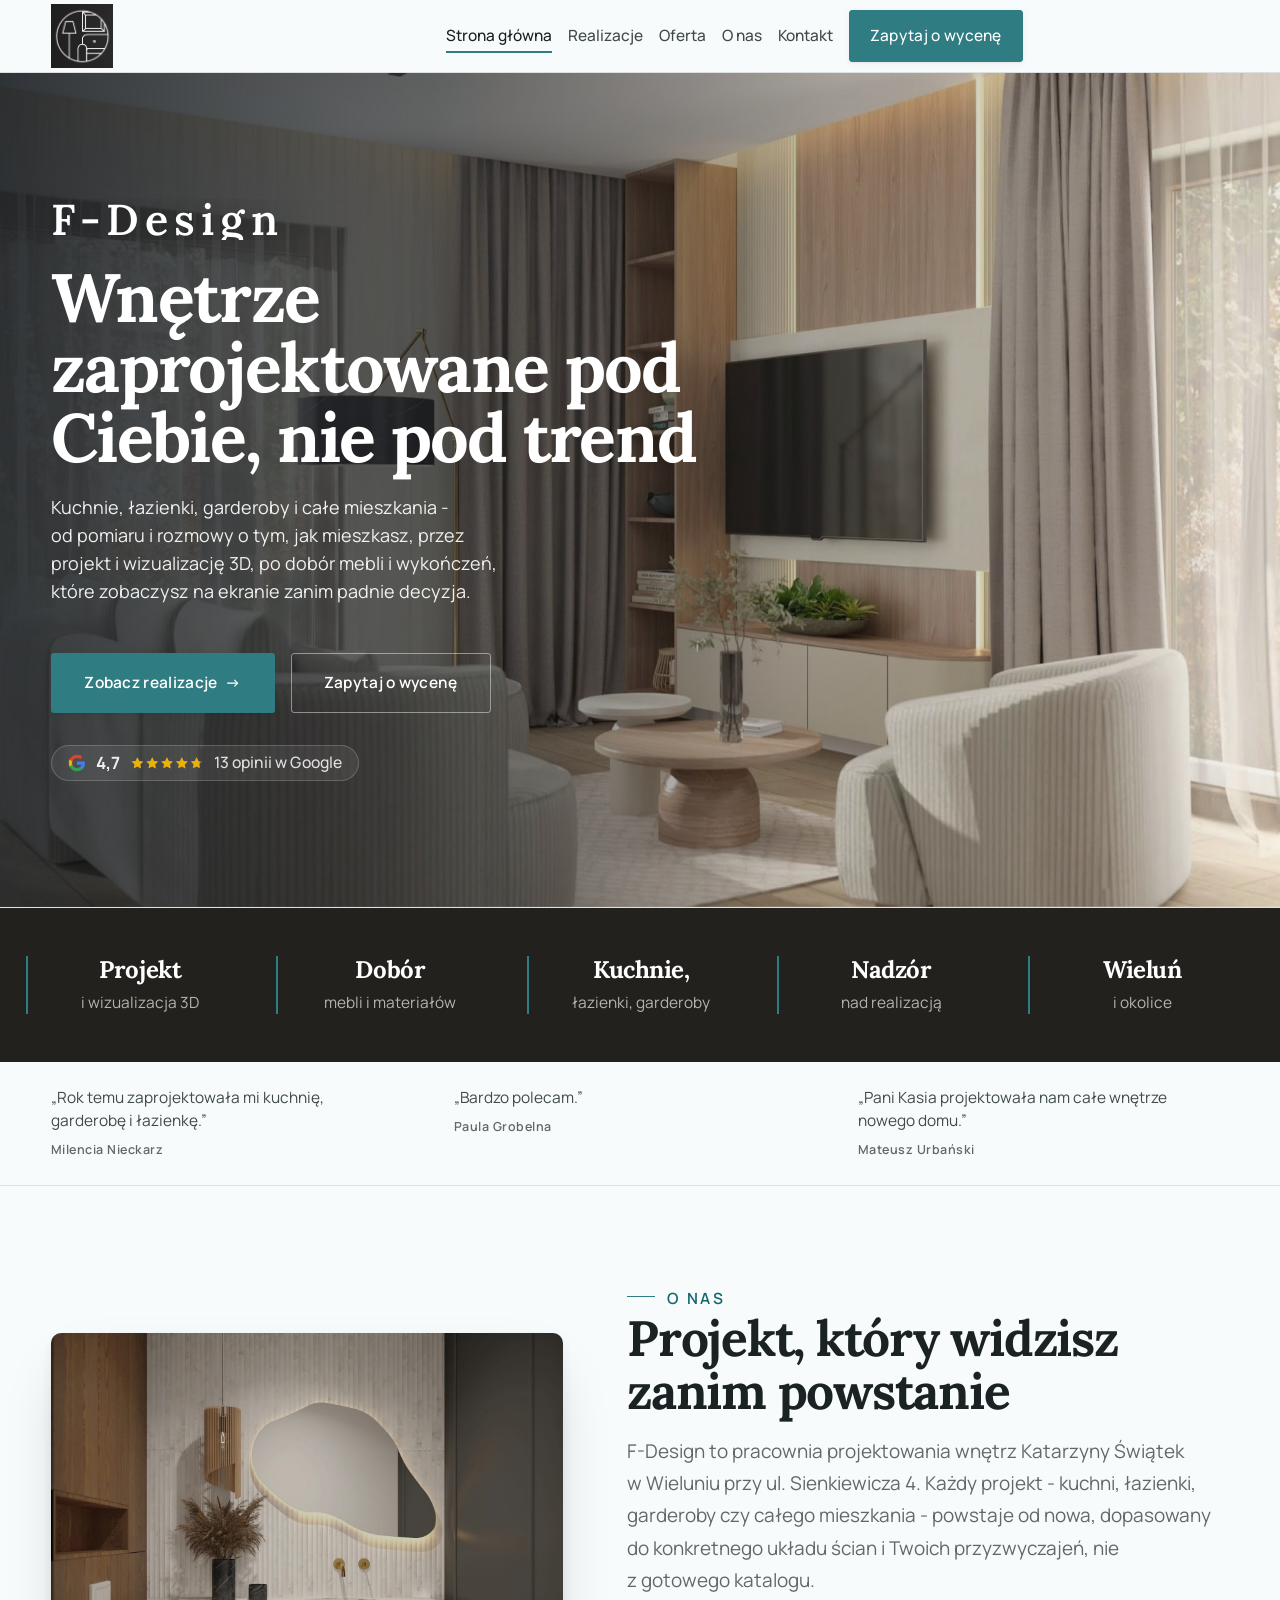
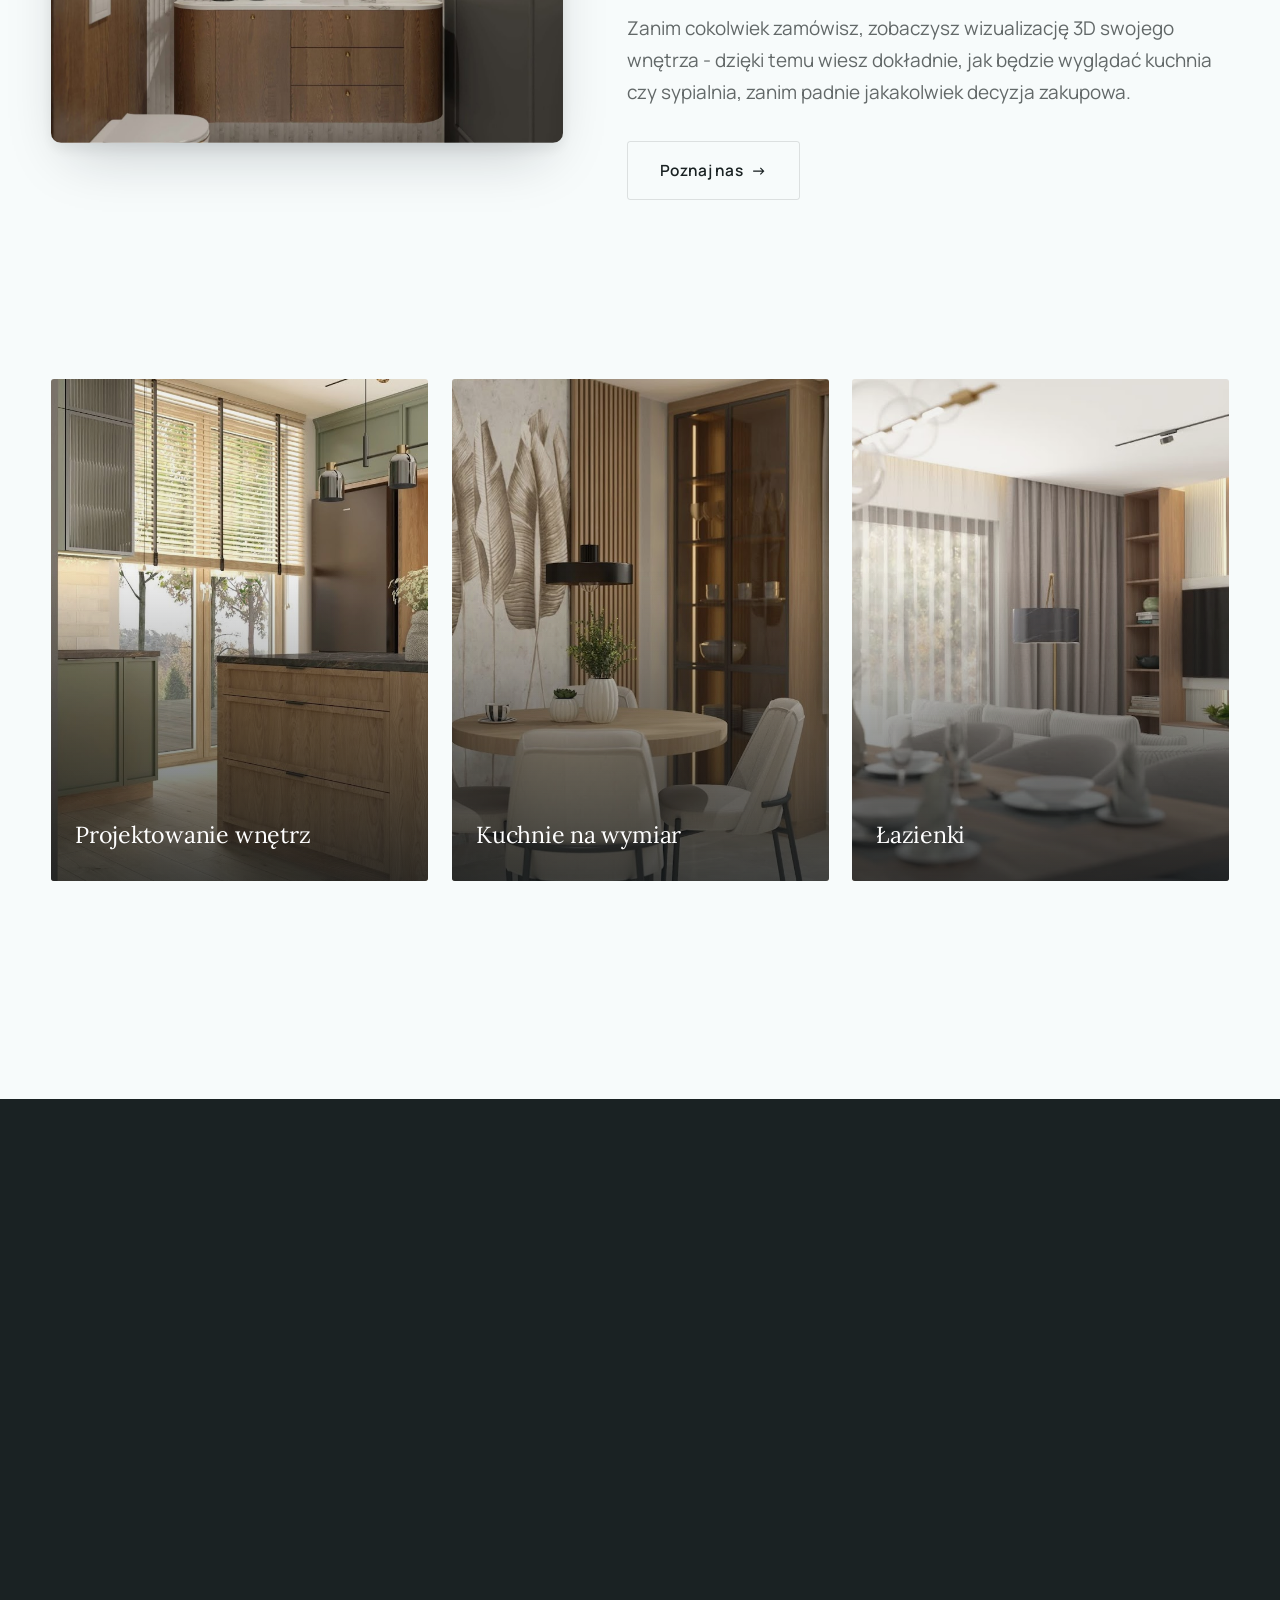
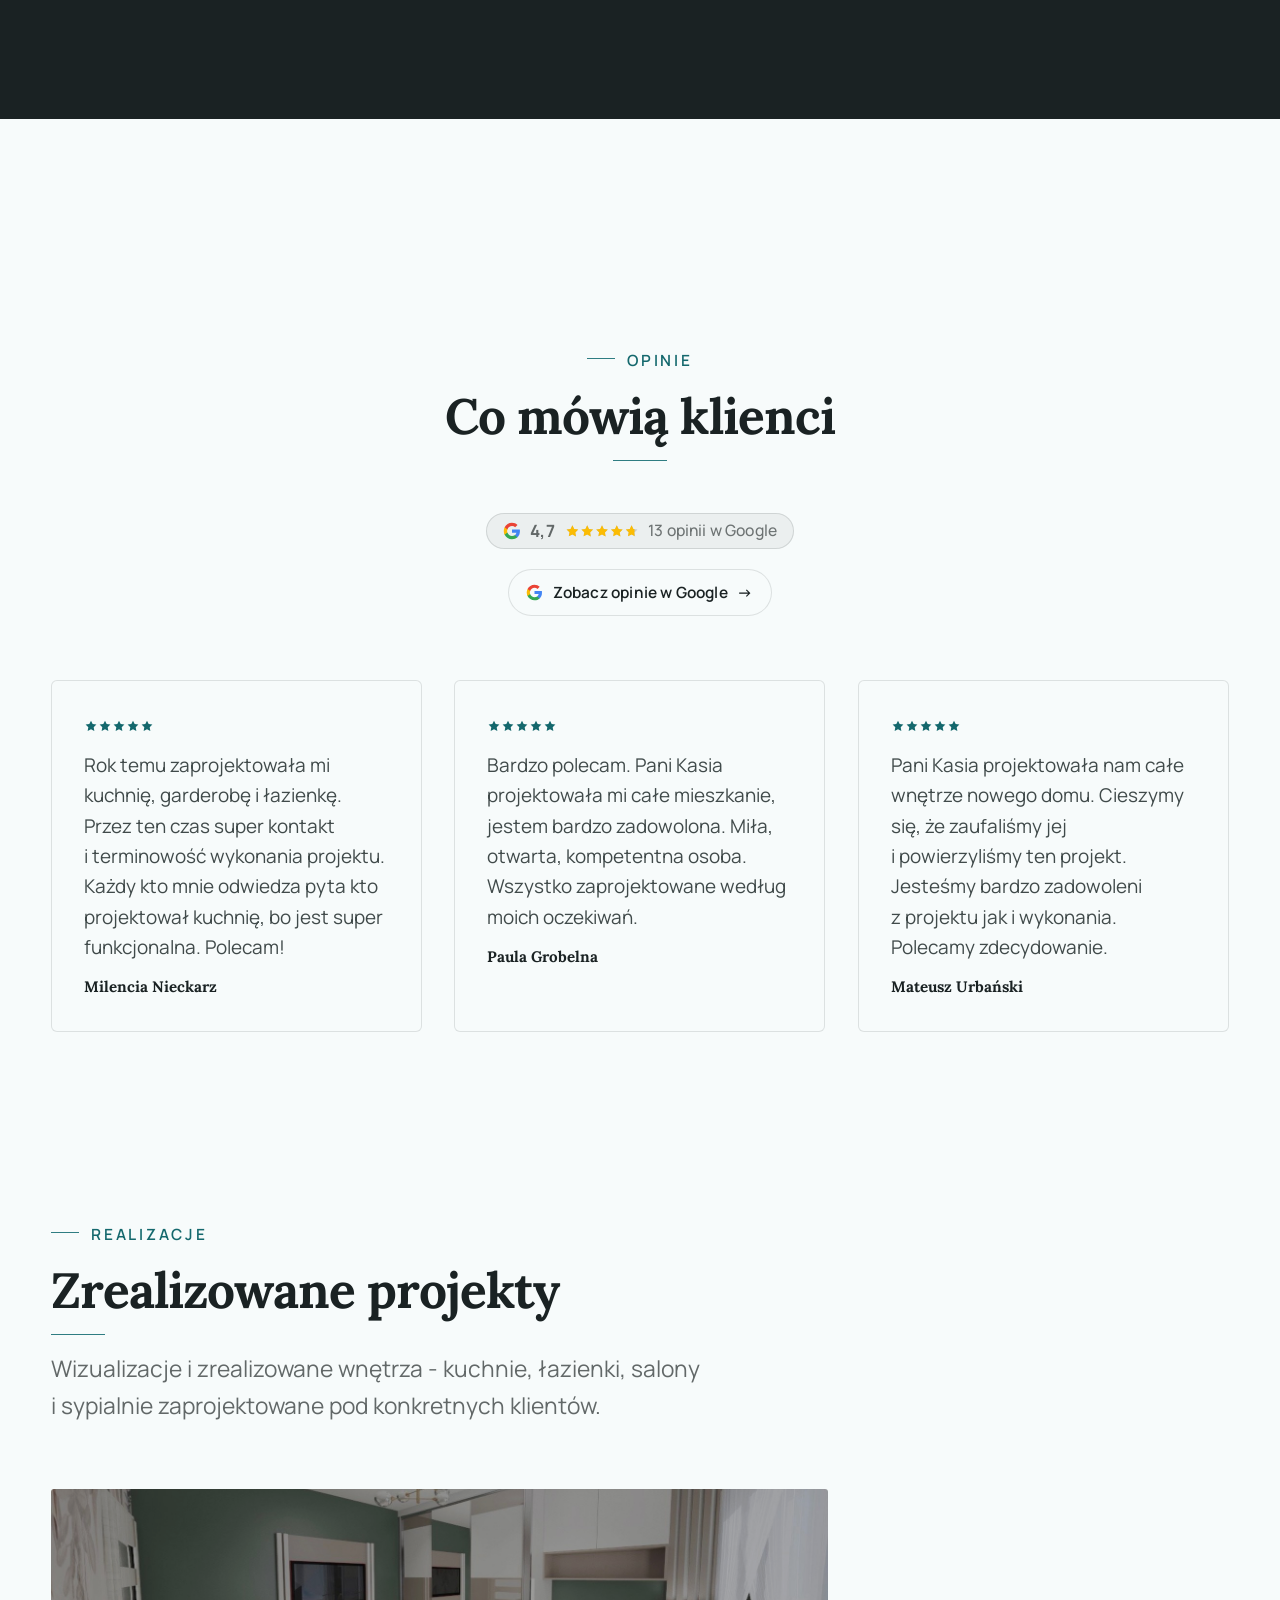
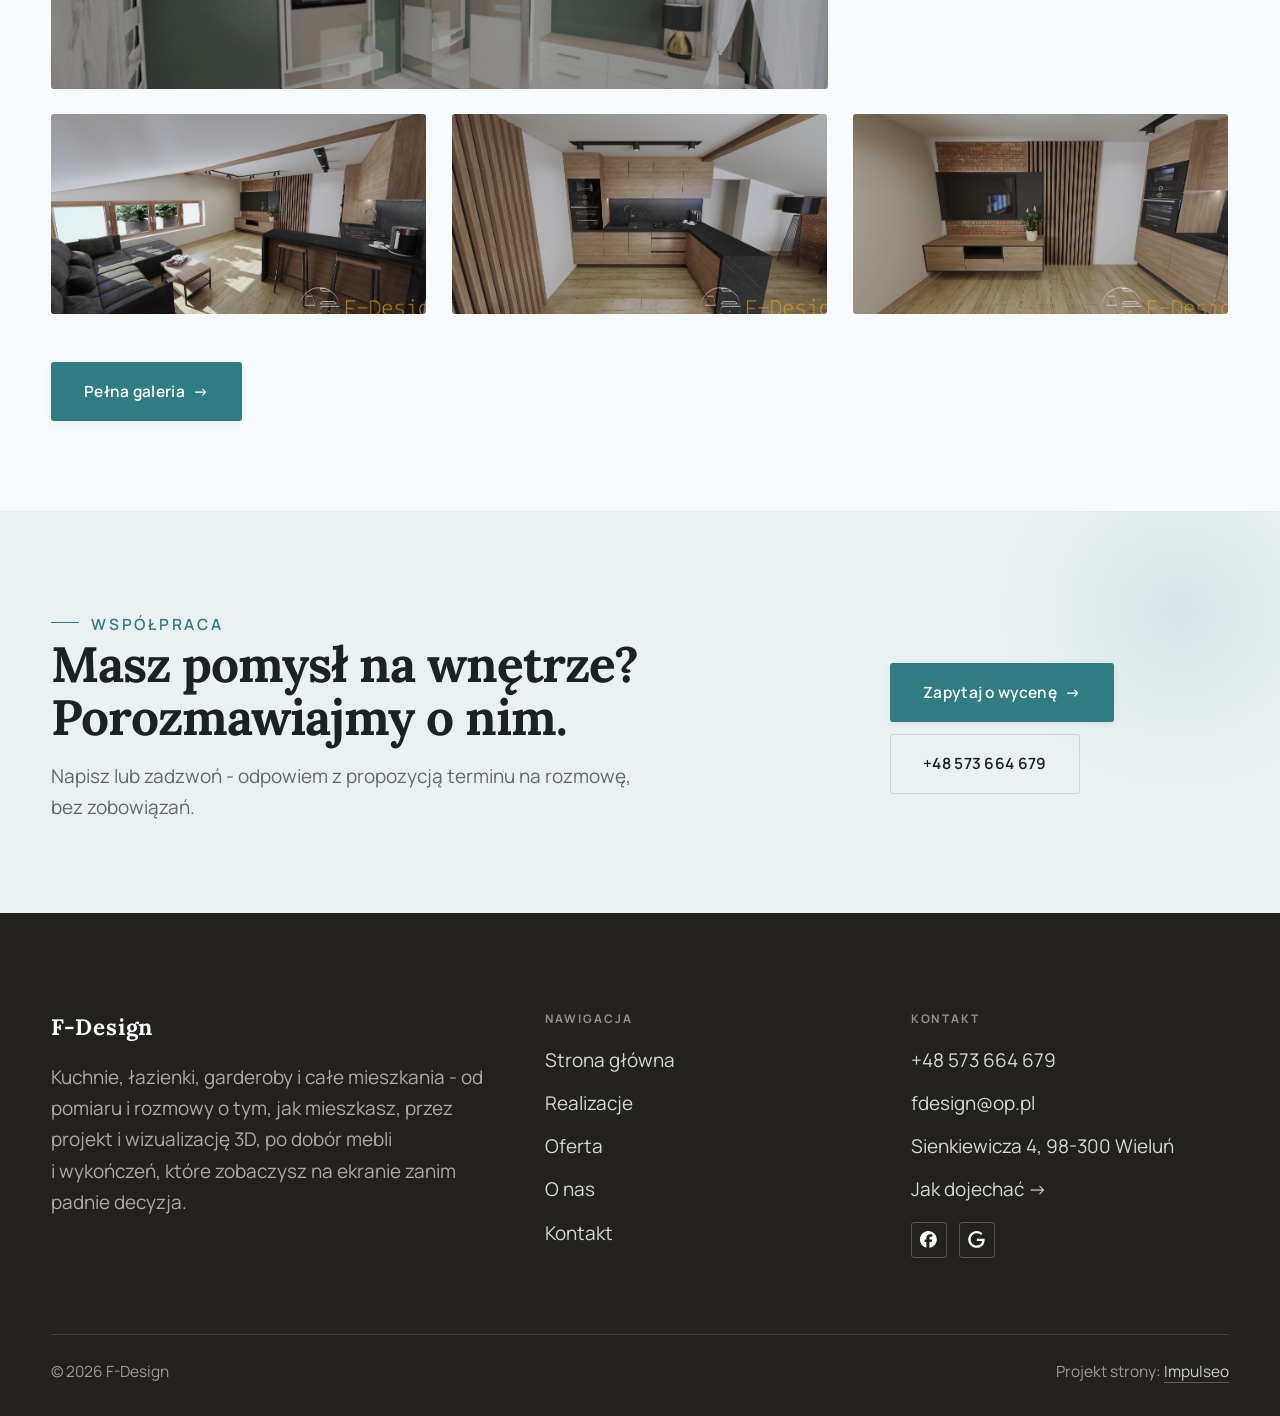
<file: index.html>
<!DOCTYPE html>
<html lang="pl">
<head>
<meta charset="UTF-8">
<meta name="viewport" content="width=device-width, initial-scale=1.0">
<title>F-Design - Projektowanie Wnętrz · Wieluń</title>
<meta name="description" content="F-Design - projektowanie wnętrz w Wieluniu. Kuchnie, łazienki, garderoby i całe mieszkania: projekt, wizualizacja 3D i dobór mebli na wymiar.">
<link rel="canonical" href="https://kris20032.github.io/f-design/">
<meta name="robots" content="noindex, nofollow">
<meta property="og:type" content="website">
<meta property="og:locale" content="pl_PL">
<meta property="og:site_name" content="F-Design">
<meta property="og:title" content="F-Design - Projektowanie Wnętrz · Wieluń">
<meta property="og:description" content="F-Design - projektowanie wnętrz w Wieluniu. Kuchnie, łazienki, garderoby i całe mieszkania: projekt, wizualizacja 3D i dobór mebli na wymiar.">
<meta property="og:url" content="https://kris20032.github.io/f-design/">
<meta property="og:image" content="https://kris20032.github.io/f-design/img/og.jpg">
<meta property="og:image:width" content="1200">
<meta property="og:image:height" content="630">
<meta name="twitter:card" content="summary_large_image">
<script type="application/ld+json">{"@context": "https://schema.org", "@type": "LocalBusiness", "name": "F-Design", "url": "https://kris20032.github.io/f-design/", "telephone": "+48573664679", "image": "https://kris20032.github.io/f-design/img/og.jpg", "areaServed": "Wieluń", "sameAs": ["https://maps.google.com/?cid=18159914813048529041", "https://www.facebook.com/p/F-Design-100095255867126/"]}</script>
<link rel="preconnect" href="https://fonts.googleapis.com">
<link rel="preconnect" href="https://fonts.gstatic.com" crossorigin>
<link href="https://fonts.googleapis.com/css2?family=Lora:wght@500;600;700&family=Manrope:wght@400;500;600&display=swap" rel="stylesheet">
<link rel="stylesheet" href="assets/styles.css?v=d3853e9c">
</head>
<body>

<header class="nav">
  <div class="wrap nav-inner">
    <a class="brand brand-has-logo" href="index.html"><img class="brand-logo" src="img/logo.jpg" alt="F-Design" width="255" height="266" decoding="async"></a>
    <nav class="nav-links">
      <a href="index.html" class="active" aria-current="page">Strona główna</a>
      <a href="realizacje.html">Realizacje</a>
      <a href="oferta.html">Oferta</a>
      <a href="o-nas.html">O nas</a>
      <a href="kontakt.html">Kontakt</a>
      <a href="kontakt.html" class="btn btn-accent">Zapytaj o wycenę</a>
    </nav>
    <button class="nav-toggle" aria-label="Menu"><span></span><span></span><span></span></button>
  </div>
</header>

<main>
<section class="hero-cine">
  <img src="img/hero.jpg" fetchpriority="high" data-rotate="img/g1.jpg|img/g3.jpg" alt="F-Design - Wnętrze zaprojektowane pod Ciebie, nie pod trend" width="1600" height="1120">
  <div class="wrap">
    <div class="hero-copy">
      <div class="brandmark bm-l"><span class="bm-line"><span>F-Design</span></span></div>
      <h1>Wnętrze zaprojektowane pod Ciebie, nie pod trend</h1>
      <p class="lead">Kuchnie, łazienki, garderoby i całe mieszkania - od pomiaru i rozmowy o tym, jak mieszkasz, przez projekt i wizualizację 3D, po dobór mebli i wykończeń, które zobaczysz na ekranie zanim padnie decyzja.</p>
      <div class="hero-actions">
        <a href="realizacje.html" class="btn btn-accent">Zobacz realizacje <span class="arr">→</span></a>
        <a href="kontakt.html" class="btn btn-ghost btn-on-dark">Zapytaj o wycenę</a>
      </div>
      <div style="margin-top:var(--space-6);color:#fff;font-weight:600;letter-spacing:.02em;opacity:.92"><span class="g-badge"><svg class="gb-ico" viewBox="0 0 24 24" width="18" height="18" aria-hidden="true"><path fill="#4285F4" d="M22.56 12.25c0-.78-.07-1.53-.2-2.25H12v4.26h5.92c-.26 1.37-1.04 2.53-2.21 3.31v2.77h3.57c2.08-1.92 3.28-4.74 3.28-8.09z"/><path fill="#34A853" d="M12 23c2.97 0 5.46-.98 7.28-2.66l-3.57-2.77c-.98.66-2.23 1.06-3.71 1.06-2.86 0-5.29-1.93-6.16-4.53H2.18v2.84C3.99 20.53 7.7 23 12 23z"/><path fill="#FBBC05" d="M5.84 14.09c-.22-.66-.35-1.36-.35-2.09s.13-1.43.35-2.09V7.07H2.18C1.43 8.55 1 10.22 1 12s.43 3.45 1.18 4.93l2.85-2.22.81-.62z"/><path fill="#EA4335" d="M12 5.38c1.62 0 3.06.56 4.21 1.64l3.15-3.15C17.45 2.09 14.97 1 12 1 7.7 1 3.99 3.47 2.18 7.07l3.66 2.84c.87-2.6 3.3-4.53 6.16-4.53z"/></svg><b class="gb-ocena">4,7</b><svg class="gb-stars" viewBox="0 0 90 18" width="74" height="14.8" aria-hidden="true"><g fill="currentColor" opacity=".26"><path transform="translate(0,0)" d="M9 1.6l2.2 4.46 4.92.72-3.56 3.47.84 4.9L9 12.74l-4.4 2.31.84-4.9L1.88 6.68l4.92-.72L9 1.6Z"/><path transform="translate(18,0)" d="M9 1.6l2.2 4.46 4.92.72-3.56 3.47.84 4.9L9 12.74l-4.4 2.31.84-4.9L1.88 6.68l4.92-.72L9 1.6Z"/><path transform="translate(36,0)" d="M9 1.6l2.2 4.46 4.92.72-3.56 3.47.84 4.9L9 12.74l-4.4 2.31.84-4.9L1.88 6.68l4.92-.72L9 1.6Z"/><path transform="translate(54,0)" d="M9 1.6l2.2 4.46 4.92.72-3.56 3.47.84 4.9L9 12.74l-4.4 2.31.84-4.9L1.88 6.68l4.92-.72L9 1.6Z"/><path transform="translate(72,0)" d="M9 1.6l2.2 4.46 4.92.72-3.56 3.47.84 4.9L9 12.74l-4.4 2.31.84-4.9L1.88 6.68l4.92-.72L9 1.6Z"/></g><clipPath id="gs940"><rect x="0" y="0" width="84.6" height="18"/></clipPath><g fill="#FBBC04" clip-path="url(#gs940)"><path transform="translate(0,0)" d="M9 1.6l2.2 4.46 4.92.72-3.56 3.47.84 4.9L9 12.74l-4.4 2.31.84-4.9L1.88 6.68l4.92-.72L9 1.6Z"/><path transform="translate(18,0)" d="M9 1.6l2.2 4.46 4.92.72-3.56 3.47.84 4.9L9 12.74l-4.4 2.31.84-4.9L1.88 6.68l4.92-.72L9 1.6Z"/><path transform="translate(36,0)" d="M9 1.6l2.2 4.46 4.92.72-3.56 3.47.84 4.9L9 12.74l-4.4 2.31.84-4.9L1.88 6.68l4.92-.72L9 1.6Z"/><path transform="translate(54,0)" d="M9 1.6l2.2 4.46 4.92.72-3.56 3.47.84 4.9L9 12.74l-4.4 2.31.84-4.9L1.88 6.68l4.92-.72L9 1.6Z"/><path transform="translate(72,0)" d="M9 1.6l2.2 4.46 4.92.72-3.56 3.47.84 4.9L9 12.74l-4.4 2.31.84-4.9L1.88 6.68l4.92-.72L9 1.6Z"/></g></svg><span class="gb-txt">13 opinii w Google</span></span></div>
    </div>
  </div>
</section>
<section class="strip n-5" style="padding-block:0">
  <div class="wrap">
    <div class="item reveal"><div class="k">Projekt</div><div class="v">i wizualizacja 3D</div></div>
    <div class="item reveal"><div class="k">Dobór</div><div class="v">mebli i materiałów</div></div>
    <div class="item reveal"><div class="k">Kuchnie,</div><div class="v">łazienki, garderoby</div></div>
    <div class="item reveal"><div class="k">Nadzór</div><div class="v">nad realizacją</div></div>
    <div class="item reveal"><div class="k">Wieluń</div><div class="v">i okolice</div></div>
  </div>
</section>
<section class="opinie-mini" aria-label="Opinie klientów">
  <div class="wrap">
    <div class="om-row">
      <div class="om-item reveal"><blockquote>„Rok temu zaprojektowała mi kuchnię, garderobę i łazienkę.”</blockquote><span class="om-autor">Milencia Nieckarz</span></div>
      <div class="om-item reveal"><blockquote>„Bardzo polecam.”</blockquote><span class="om-autor">Paula Grobelna</span></div>
      <div class="om-item reveal"><blockquote>„Pani Kasia projektowała nam całe wnętrze nowego domu.”</blockquote><span class="om-autor">Mateusz Urbański</span></div>
    </div>
  </div>
</section>
<section>
  <div class="wrap split">
    <div class="split-art reveal"><img src="img/g2.jpg" alt="F-Design - realizacja" loading="lazy" width="1600" height="1778" decoding="async"></div>
    <div class="split-copy reveal">
      <span class="eyebrow">O nas</span>
      <h2>Projekt, który widzisz zanim powstanie</h2>
      <p class="muted">F-Design to pracownia projektowania wnętrz Katarzyny Świątek w Wieluniu przy ul. Sienkiewicza 4. Każdy projekt - kuchni, łazienki, garderoby czy całego mieszkania - powstaje od nowa, dopasowany do konkretnego układu ścian i Twoich przyzwyczajeń, nie z gotowego katalogu.</p>
      <p class="muted">Zanim cokolwiek zamówisz, zobaczysz wizualizację 3D swojego wnętrza - dzięki temu wiesz dokładnie, jak będzie wyglądać kuchnia czy sypialnia, zanim padnie jakakolwiek decyzja zakupowa.</p>
      <a href="o-nas.html" class="btn btn-ghost">Poznaj nas <span class="arr">→</span></a>
    </div>
  </div>
</section>
<section class="gateways-band">
  <div class="wrap">
    <div class="gateways">
      <a href="oferta.html" class="gateway reveal"><img src="img/g4.jpg" alt="Projektowanie wnętrz" loading="lazy" width="1600" height="1007" decoding="async"><span class="g-ttl">Projektowanie wnętrz</span></a>
      <a href="oferta.html" class="gateway reveal"><img src="img/g5.jpg" alt="Kuchnie na wymiar" loading="lazy" width="1600" height="984" decoding="async"><span class="g-ttl">Kuchnie na wymiar</span></a>
      <a href="oferta.html" class="gateway reveal"><img src="img/g6.jpg" alt="Łazienki" loading="lazy" width="1600" height="900" decoding="async"><span class="g-ttl">Łazienki</span></a>
    </div>
  </div>
</section>
<section class="stopklatka" aria-hidden="true">
  <div class="stk-bg" style="background-image:url(img/g9.jpg)"></div>
</section>
<section class="opinie">
  <div class="wrap">
    <div class="head center reveal">
      <span class="eyebrow">Opinie</span>
      <h2>Co mówią klienci</h2>
    </div>
    <p class="op-meta reveal"><span class="g-badge"><svg class="gb-ico" viewBox="0 0 24 24" width="18" height="18" aria-hidden="true"><path fill="#4285F4" d="M22.56 12.25c0-.78-.07-1.53-.2-2.25H12v4.26h5.92c-.26 1.37-1.04 2.53-2.21 3.31v2.77h3.57c2.08-1.92 3.28-4.74 3.28-8.09z"/><path fill="#34A853" d="M12 23c2.97 0 5.46-.98 7.28-2.66l-3.57-2.77c-.98.66-2.23 1.06-3.71 1.06-2.86 0-5.29-1.93-6.16-4.53H2.18v2.84C3.99 20.53 7.7 23 12 23z"/><path fill="#FBBC05" d="M5.84 14.09c-.22-.66-.35-1.36-.35-2.09s.13-1.43.35-2.09V7.07H2.18C1.43 8.55 1 10.22 1 12s.43 3.45 1.18 4.93l2.85-2.22.81-.62z"/><path fill="#EA4335" d="M12 5.38c1.62 0 3.06.56 4.21 1.64l3.15-3.15C17.45 2.09 14.97 1 12 1 7.7 1 3.99 3.47 2.18 7.07l3.66 2.84c.87-2.6 3.3-4.53 6.16-4.53z"/></svg><b class="gb-ocena">4,7</b><svg class="gb-stars" viewBox="0 0 90 18" width="74" height="14.8" aria-hidden="true"><g fill="currentColor" opacity=".26"><path transform="translate(0,0)" d="M9 1.6l2.2 4.46 4.92.72-3.56 3.47.84 4.9L9 12.74l-4.4 2.31.84-4.9L1.88 6.68l4.92-.72L9 1.6Z"/><path transform="translate(18,0)" d="M9 1.6l2.2 4.46 4.92.72-3.56 3.47.84 4.9L9 12.74l-4.4 2.31.84-4.9L1.88 6.68l4.92-.72L9 1.6Z"/><path transform="translate(36,0)" d="M9 1.6l2.2 4.46 4.92.72-3.56 3.47.84 4.9L9 12.74l-4.4 2.31.84-4.9L1.88 6.68l4.92-.72L9 1.6Z"/><path transform="translate(54,0)" d="M9 1.6l2.2 4.46 4.92.72-3.56 3.47.84 4.9L9 12.74l-4.4 2.31.84-4.9L1.88 6.68l4.92-.72L9 1.6Z"/><path transform="translate(72,0)" d="M9 1.6l2.2 4.46 4.92.72-3.56 3.47.84 4.9L9 12.74l-4.4 2.31.84-4.9L1.88 6.68l4.92-.72L9 1.6Z"/></g><clipPath id="gs940"><rect x="0" y="0" width="84.6" height="18"/></clipPath><g fill="#FBBC04" clip-path="url(#gs940)"><path transform="translate(0,0)" d="M9 1.6l2.2 4.46 4.92.72-3.56 3.47.84 4.9L9 12.74l-4.4 2.31.84-4.9L1.88 6.68l4.92-.72L9 1.6Z"/><path transform="translate(18,0)" d="M9 1.6l2.2 4.46 4.92.72-3.56 3.47.84 4.9L9 12.74l-4.4 2.31.84-4.9L1.88 6.68l4.92-.72L9 1.6Z"/><path transform="translate(36,0)" d="M9 1.6l2.2 4.46 4.92.72-3.56 3.47.84 4.9L9 12.74l-4.4 2.31.84-4.9L1.88 6.68l4.92-.72L9 1.6Z"/><path transform="translate(54,0)" d="M9 1.6l2.2 4.46 4.92.72-3.56 3.47.84 4.9L9 12.74l-4.4 2.31.84-4.9L1.88 6.68l4.92-.72L9 1.6Z"/><path transform="translate(72,0)" d="M9 1.6l2.2 4.46 4.92.72-3.56 3.47.84 4.9L9 12.74l-4.4 2.31.84-4.9L1.88 6.68l4.92-.72L9 1.6Z"/></g></svg><span class="gb-txt">13 opinii w Google</span></span></p>
    <p class="op-meta reveal"><a class="op-google" href="https://maps.google.com/?cid=18159914813048529041" target="_blank" rel="noopener"><svg class="op-g-ico" viewBox="0 0 24 24" width="17" height="17" aria-hidden="true"><path fill="#4285F4" d="M22.56 12.25c0-.78-.07-1.53-.2-2.25H12v4.26h5.92c-.26 1.37-1.04 2.53-2.21 3.31v2.77h3.57c2.08-1.92 3.28-4.74 3.28-8.09z"/><path fill="#34A853" d="M12 23c2.97 0 5.46-.98 7.28-2.66l-3.57-2.77c-.98.66-2.23 1.06-3.71 1.06-2.86 0-5.29-1.93-6.16-4.53H2.18v2.84C3.99 20.53 7.7 23 12 23z"/><path fill="#FBBC05" d="M5.84 14.09c-.22-.66-.35-1.36-.35-2.09s.13-1.43.35-2.09V7.07H2.18C1.43 8.55 1 10.22 1 12s.43 3.45 1.18 4.93l2.85-2.22.81-.62z"/><path fill="#EA4335" d="M12 5.38c1.62 0 3.06.56 4.21 1.64l3.15-3.15C17.45 2.09 14.97 1 12 1 7.7 1 3.99 3.47 2.18 7.07l3.66 2.84c.87-2.6 3.3-4.53 6.16-4.53z"/></svg><span>Zobacz opinie w Google</span><span class="arr">→</span></a></p>
    <div class="opinie-grid">
      <figure class="op-card reveal"><span class="op-star"><svg class="ico-star" width="14" height="14" viewBox="0 0 24 24" style="vertical-align:-2px" aria-hidden="true"><path d="M12 2.8l2.85 5.8 6.4.93-4.63 4.5 1.1 6.37L12 17.4l-5.72 3 1.1-6.37-4.63-4.5 6.4-.93L12 2.8Z" fill="currentColor"/></svg><svg class="ico-star" width="14" height="14" viewBox="0 0 24 24" style="vertical-align:-2px" aria-hidden="true"><path d="M12 2.8l2.85 5.8 6.4.93-4.63 4.5 1.1 6.37L12 17.4l-5.72 3 1.1-6.37-4.63-4.5 6.4-.93L12 2.8Z" fill="currentColor"/></svg><svg class="ico-star" width="14" height="14" viewBox="0 0 24 24" style="vertical-align:-2px" aria-hidden="true"><path d="M12 2.8l2.85 5.8 6.4.93-4.63 4.5 1.1 6.37L12 17.4l-5.72 3 1.1-6.37-4.63-4.5 6.4-.93L12 2.8Z" fill="currentColor"/></svg><svg class="ico-star" width="14" height="14" viewBox="0 0 24 24" style="vertical-align:-2px" aria-hidden="true"><path d="M12 2.8l2.85 5.8 6.4.93-4.63 4.5 1.1 6.37L12 17.4l-5.72 3 1.1-6.37-4.63-4.5 6.4-.93L12 2.8Z" fill="currentColor"/></svg><svg class="ico-star" width="14" height="14" viewBox="0 0 24 24" style="vertical-align:-2px" aria-hidden="true"><path d="M12 2.8l2.85 5.8 6.4.93-4.63 4.5 1.1 6.37L12 17.4l-5.72 3 1.1-6.37-4.63-4.5 6.4-.93L12 2.8Z" fill="currentColor"/></svg></span><blockquote>Rok temu zaprojektowała mi kuchnię, garderobę i łazienkę. Przez ten czas super kontakt i terminowość wykonania projektu. Każdy kto mnie odwiedza pyta kto projektował kuchnię, bo jest super funkcjonalna. Polecam!</blockquote><span class="op-autor">Milencia Nieckarz</span></figure>
      <figure class="op-card reveal"><span class="op-star"><svg class="ico-star" width="14" height="14" viewBox="0 0 24 24" style="vertical-align:-2px" aria-hidden="true"><path d="M12 2.8l2.85 5.8 6.4.93-4.63 4.5 1.1 6.37L12 17.4l-5.72 3 1.1-6.37-4.63-4.5 6.4-.93L12 2.8Z" fill="currentColor"/></svg><svg class="ico-star" width="14" height="14" viewBox="0 0 24 24" style="vertical-align:-2px" aria-hidden="true"><path d="M12 2.8l2.85 5.8 6.4.93-4.63 4.5 1.1 6.37L12 17.4l-5.72 3 1.1-6.37-4.63-4.5 6.4-.93L12 2.8Z" fill="currentColor"/></svg><svg class="ico-star" width="14" height="14" viewBox="0 0 24 24" style="vertical-align:-2px" aria-hidden="true"><path d="M12 2.8l2.85 5.8 6.4.93-4.63 4.5 1.1 6.37L12 17.4l-5.72 3 1.1-6.37-4.63-4.5 6.4-.93L12 2.8Z" fill="currentColor"/></svg><svg class="ico-star" width="14" height="14" viewBox="0 0 24 24" style="vertical-align:-2px" aria-hidden="true"><path d="M12 2.8l2.85 5.8 6.4.93-4.63 4.5 1.1 6.37L12 17.4l-5.72 3 1.1-6.37-4.63-4.5 6.4-.93L12 2.8Z" fill="currentColor"/></svg><svg class="ico-star" width="14" height="14" viewBox="0 0 24 24" style="vertical-align:-2px" aria-hidden="true"><path d="M12 2.8l2.85 5.8 6.4.93-4.63 4.5 1.1 6.37L12 17.4l-5.72 3 1.1-6.37-4.63-4.5 6.4-.93L12 2.8Z" fill="currentColor"/></svg></span><blockquote>Bardzo polecam. Pani Kasia projektowała mi całe mieszkanie, jestem bardzo zadowolona. Miła, otwarta, kompetentna osoba. Wszystko zaprojektowane według moich oczekiwań.</blockquote><span class="op-autor">Paula Grobelna</span></figure>
      <figure class="op-card reveal"><span class="op-star"><svg class="ico-star" width="14" height="14" viewBox="0 0 24 24" style="vertical-align:-2px" aria-hidden="true"><path d="M12 2.8l2.85 5.8 6.4.93-4.63 4.5 1.1 6.37L12 17.4l-5.72 3 1.1-6.37-4.63-4.5 6.4-.93L12 2.8Z" fill="currentColor"/></svg><svg class="ico-star" width="14" height="14" viewBox="0 0 24 24" style="vertical-align:-2px" aria-hidden="true"><path d="M12 2.8l2.85 5.8 6.4.93-4.63 4.5 1.1 6.37L12 17.4l-5.72 3 1.1-6.37-4.63-4.5 6.4-.93L12 2.8Z" fill="currentColor"/></svg><svg class="ico-star" width="14" height="14" viewBox="0 0 24 24" style="vertical-align:-2px" aria-hidden="true"><path d="M12 2.8l2.85 5.8 6.4.93-4.63 4.5 1.1 6.37L12 17.4l-5.72 3 1.1-6.37-4.63-4.5 6.4-.93L12 2.8Z" fill="currentColor"/></svg><svg class="ico-star" width="14" height="14" viewBox="0 0 24 24" style="vertical-align:-2px" aria-hidden="true"><path d="M12 2.8l2.85 5.8 6.4.93-4.63 4.5 1.1 6.37L12 17.4l-5.72 3 1.1-6.37-4.63-4.5 6.4-.93L12 2.8Z" fill="currentColor"/></svg><svg class="ico-star" width="14" height="14" viewBox="0 0 24 24" style="vertical-align:-2px" aria-hidden="true"><path d="M12 2.8l2.85 5.8 6.4.93-4.63 4.5 1.1 6.37L12 17.4l-5.72 3 1.1-6.37-4.63-4.5 6.4-.93L12 2.8Z" fill="currentColor"/></svg></span><blockquote>Pani Kasia projektowała nam całe wnętrze nowego domu. Cieszymy się, że zaufaliśmy jej i powierzyliśmy ten projekt. Jesteśmy bardzo zadowoleni z projektu jak i wykonania. Polecamy zdecydowanie.</blockquote><span class="op-autor">Mateusz Urbański</span></figure>
    </div>
  </div>
</section>
<section>
  <div class="wrap">
    <div class="head reveal">
      <span class="eyebrow">Realizacje</span>
      <h2>Zrealizowane projekty</h2>
      <p>Wizualizacje i zrealizowane wnętrza - kuchnie, łazienki, salony i sypialnie zaprojektowane pod konkretnych klientów.</p>
    </div>
    <div class="gallery">
      <div class="tile t-two3 reveal"><img src="img/g7.jpg" alt="F-Design" loading="lazy" width="1600" height="900" decoding="async"></div>
      <div class="tile t-third reveal"><img src="img/g8.jpg" alt="F-Design" loading="lazy" width="1600" height="900" decoding="async"></div>
      <div class="tile t-third reveal"><img src="img/g10.jpg" alt="F-Design" loading="lazy" width="1920" height="1080" decoding="async"></div>
      <div class="tile t-third reveal"><img src="img/g11.jpg" alt="F-Design" loading="lazy" width="1920" height="1080" decoding="async"></div>
      <div class="tile t-third reveal"><img src="img/g12.jpg" alt="F-Design" loading="lazy" width="1920" height="1080" decoding="async"></div>
    </div>
    <div style="margin-top:var(--space-7)" class="reveal"><a href="realizacje.html" class="btn btn-accent">Pełna galeria <span class="arr">→</span></a></div>
  </div>
</section>
<section class="cta">
  <div class="wrap">
    <div class="reveal">
      <span class="eyebrow">Współpraca</span>
      <h2>Masz pomysł na wnętrze? Porozmawiajmy o nim.</h2>
      <p>Napisz lub zadzwoń - odpowiem z propozycją terminu na rozmowę, bez zobowiązań.</p>
    </div>
    <div class="cta-actions reveal">
      <a href="kontakt.html" class="btn btn-light">Zapytaj o wycenę <span class="arr">→</span></a>
      <a href="tel:+48573664679" class="btn btn-ghost btn-ghost-cta">+48 573 664 679</a>
    </div>
  </div>
</section>
</main>

<footer>
  <div class="wrap">
    <div class="foot-grid">
      <div class="foot-brand">
        <div class="name">F-Design</div>
        <p>Kuchnie, łazienki, garderoby i całe mieszkania - od pomiaru i rozmowy o tym, jak mieszkasz, przez projekt i wizualizację 3D, po dobór mebli i wykończeń, które zobaczysz na ekranie zanim padnie decyzja.</p>
      </div>
      <div class="foot-col">
        <h4>Nawigacja</h4>
        <a href="index.html">Strona główna</a>
        <a href="realizacje.html">Realizacje</a>
        <a href="oferta.html">Oferta</a>
        <a href="o-nas.html">O nas</a>
        <a href="kontakt.html">Kontakt</a>
      </div>
      <div class="foot-col">
        <h4>Kontakt</h4>
        <a href="tel:+48573664679">+48 573 664 679</a>
        <a href="mailto:fdesign@op.pl">fdesign@op.pl</a>
        <p>Sienkiewicza 4, 98-300 Wieluń</p>
        <a href="https://maps.google.com/?cid=18159914813048529041" target="_blank" rel="noopener">Jak dojechać →</a>
      <div class="foot-soc">
        <a class="soc" href="https://www.facebook.com/p/F-Design-100095255867126/" target="_blank" rel="noopener" aria-label="Facebook - F-Design"><svg viewBox="0 0 24 24" aria-hidden="true" focusable="false"><path d="M9.101 23.691v-7.98H6.627v-3.667h2.474v-1.58c0-4.085 1.848-5.978 5.858-5.978.401 0 .955.042 1.468.103a8.68 8.68 0 0 1 1.141.195v3.325a8.623 8.623 0 0 0-.653-.036 26.805 26.805 0 0 0-.733-.009c-.707 0-1.259.096-1.675.309a1.686 1.686 0 0 0-.679.622c-.258.42-.374.995-.374 1.752v1.297h3.919l-.386 2.103-.287 1.564h-3.246v8.245C19.396 23.238 24 18.179 24 12.044c0-6.627-5.373-12-12-12s-12 5.373-12 12c0 5.628 3.874 10.35 9.101 11.647Z" fill="currentColor"/></svg></a>
        <a class="soc" href="https://maps.google.com/?cid=18159914813048529041" target="_blank" rel="noopener" aria-label="Google - F-Design"><svg viewBox="0 0 24 24" aria-hidden="true" focusable="false"><path d="M12.48 10.92v3.28h7.84c-.24 1.84-.853 3.187-1.787 4.133-1.147 1.147-2.933 2.4-6.053 2.4-4.827 0-8.6-3.893-8.6-8.72s3.773-8.72 8.6-8.72c2.6 0 4.507 1.027 5.907 2.347l2.307-2.307C18.747 1.44 16.133 0 12.48 0 5.867 0 .307 5.387.307 12s5.56 12 12.173 12c3.573 0 6.267-1.173 8.373-3.36 2.16-2.16 2.84-5.213 2.84-7.667 0-.76-.053-1.467-.173-2.053H12.48z" fill="currentColor"/></svg></a>
      </div>
      </div>
    </div>
    <div class="foot-bot">
      <span>© 2026 F-Design</span>
      <span>Projekt strony: <a class="foot-credit" href="https://impulseo.pl" target="_blank" rel="noopener">Impulseo</a></span>
    </div>
  </div>
</footer>
<div class="sticky-reserve"><a class="sr-book" href="kontakt.html">Zapytaj o wycenę</a><a class="sr-call" href="tel:+48573664679" aria-label="Zadzwoń"><svg class="ico-tel" width="16" height="16" viewBox="0 0 24 24" fill="none" aria-hidden="true"><path d="M6.6 10.8a15.5 15.5 0 0 0 6.6 6.6l2.2-2.2a1 1 0 0 1 1-.24 11.4 11.4 0 0 0 3.6.58 1 1 0 0 1 1 1V20a1 1 0 0 1-1 1A17 17 0 0 1 3 4a1 1 0 0 1 1-1h3.5a1 1 0 0 1 1 1c0 1.25.2 2.46.58 3.6a1 1 0 0 1-.25 1l-2.23 2.2Z" fill="currentColor"/></svg></a></div>
<div class="demo-wazne" data-do="2026-08-23" data-cykl="3" hidden><svg class="dw-ico" width="13" height="13" viewBox="0 0 24 24" fill="none" aria-hidden="true"><circle cx="12" cy="12" r="8.6" stroke="currentColor" stroke-width="1.8"/><path d="M12 7.2V12l3.3 2" stroke="currentColor" stroke-width="1.8" stroke-linecap="round"/></svg><span class="dw-txt"></span></div>

<script src="assets/main.js"></script>
</body>
</html>
</file>
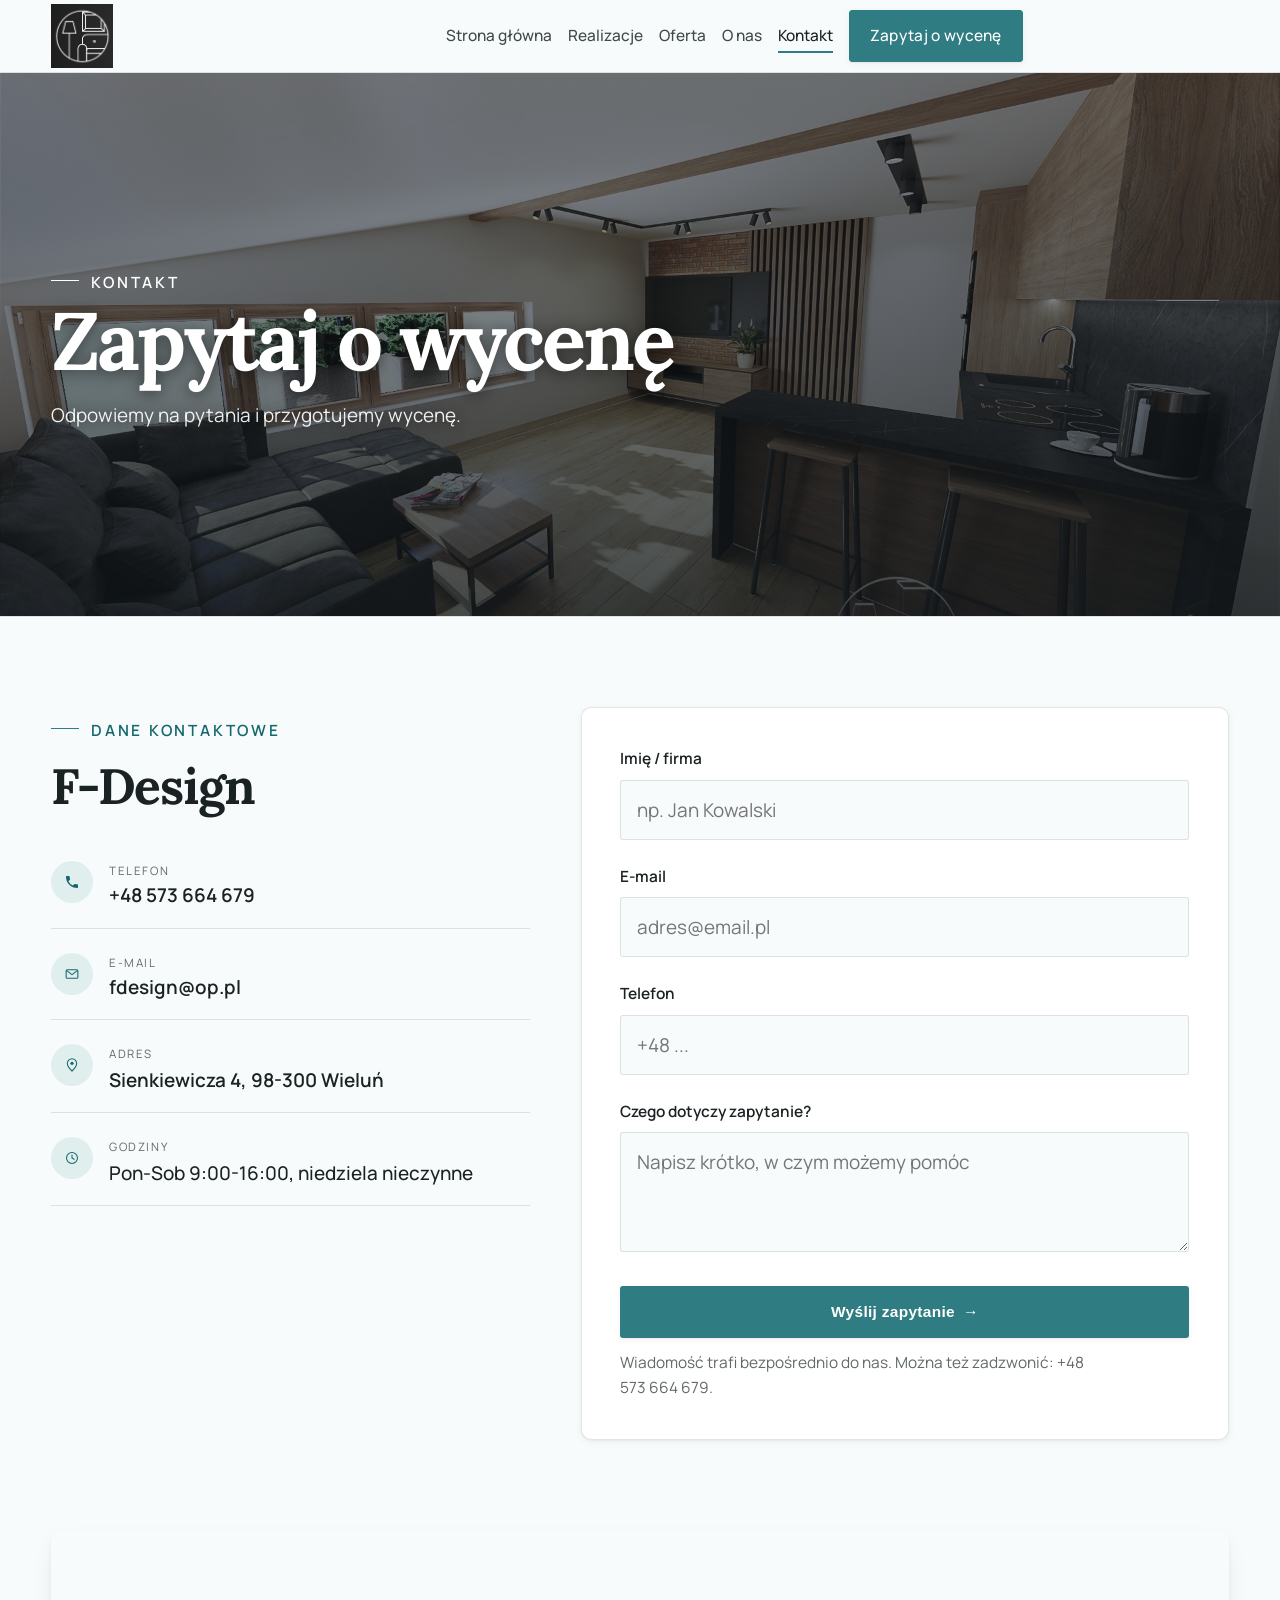
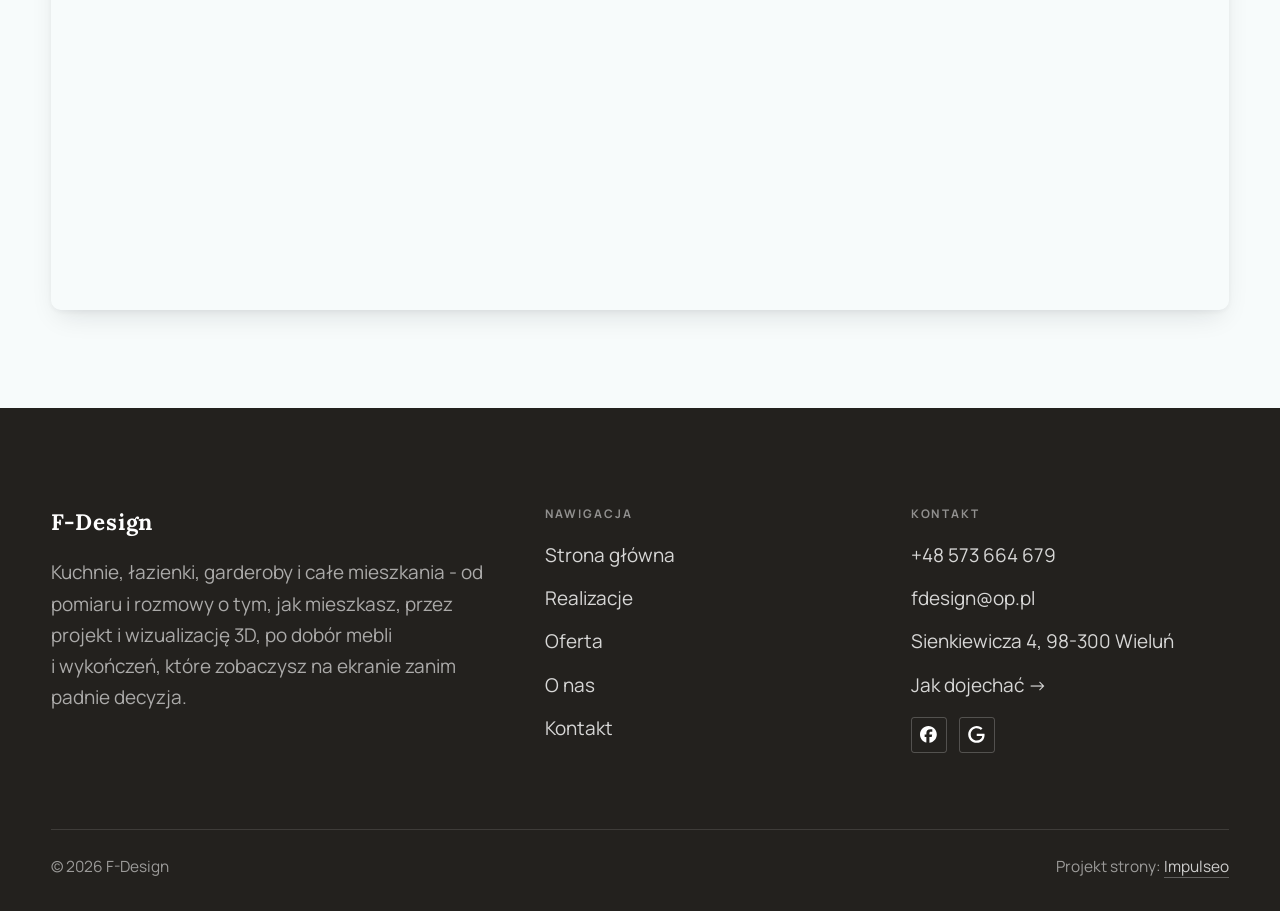
<file: kontakt.html>
<!DOCTYPE html>
<html lang="pl">
<head>
<meta charset="UTF-8">
<meta name="viewport" content="width=device-width, initial-scale=1.0">
<title>Kontakt - F-Design</title>
<meta name="description" content="Kontakt F-Design - Sienkiewicza 4, 98-300 Wieluń">
<link rel="canonical" href="https://kris20032.github.io/f-design/kontakt.html">
<meta name="robots" content="noindex, nofollow">
<meta property="og:type" content="website">
<meta property="og:locale" content="pl_PL">
<meta property="og:site_name" content="F-Design">
<meta property="og:title" content="Kontakt - F-Design">
<meta property="og:description" content="Kontakt F-Design - Sienkiewicza 4, 98-300 Wieluń">
<meta property="og:url" content="https://kris20032.github.io/f-design/kontakt.html">
<meta property="og:image" content="https://kris20032.github.io/f-design/img/og.jpg">
<meta property="og:image:width" content="1200">
<meta property="og:image:height" content="630">
<meta name="twitter:card" content="summary_large_image">
<link rel="preconnect" href="https://fonts.googleapis.com">
<link rel="preconnect" href="https://fonts.gstatic.com" crossorigin>
<link href="https://fonts.googleapis.com/css2?family=Lora:wght@500;600;700&family=Manrope:wght@400;500;600&display=swap" rel="stylesheet">
<link rel="stylesheet" href="assets/styles.css?v=d3853e9c">
</head>
<body>

<header class="nav">
  <div class="wrap nav-inner">
    <a class="brand brand-has-logo" href="index.html"><img class="brand-logo" src="img/logo.jpg" alt="F-Design" width="255" height="266" decoding="async"></a>
    <nav class="nav-links">
      <a href="index.html">Strona główna</a>
      <a href="realizacje.html">Realizacje</a>
      <a href="oferta.html">Oferta</a>
      <a href="o-nas.html">O nas</a>
      <a href="kontakt.html" class="active" aria-current="page">Kontakt</a>
      <a href="kontakt.html" class="btn btn-accent">Zapytaj o wycenę</a>
    </nav>
    <button class="nav-toggle" aria-label="Menu"><span></span><span></span><span></span></button>
  </div>
</header>

<main>
<section class="pagehead">
  <img src="img/g10.jpg" alt="F-Design - Zapytaj o wycenę" width="1920" height="1080" decoding="async">
  <div class="wrap">
    <span class="eyebrow">Kontakt</span>
    <h1>Zapytaj o wycenę</h1>
    <p>Odpowiemy na pytania i przygotujemy wycenę.</p>
  </div>
</section>
<section>
  <div class="wrap contact-grid">
    <div class="reveal">
      <span class="eyebrow">Dane kontaktowe</span>
      <h2 style="margin:var(--space-4) 0 var(--space-6)">F-Design</h2>
      <div class="info-list">
        <div class="info-row"><div class="ic"><svg class="ico-tel" width="16" height="16" viewBox="0 0 24 24" fill="none" aria-hidden="true"><path d="M6.6 10.8a15.5 15.5 0 0 0 6.6 6.6l2.2-2.2a1 1 0 0 1 1-.24 11.4 11.4 0 0 0 3.6.58 1 1 0 0 1 1 1V20a1 1 0 0 1-1 1A17 17 0 0 1 3 4a1 1 0 0 1 1-1h3.5a1 1 0 0 1 1 1c0 1.25.2 2.46.58 3.6a1 1 0 0 1-.25 1l-2.23 2.2Z" fill="currentColor"/></svg></div><div><div class="lbl">Telefon</div><a class="val" href="tel:+48573664679">+48 573 664 679</a></div></div>
        <div class="info-row"><div class="ic"><svg class="ico-mail" width="16" height="16" viewBox="0 0 24 24" fill="none" aria-hidden="true"><rect x="3.2" y="5.5" width="17.6" height="13" rx="1.6" stroke="currentColor" stroke-width="1.6"/><path d="M4 7l8 6 8-6" stroke="currentColor" stroke-width="1.6" stroke-linecap="round" stroke-linejoin="round"/></svg></div><div><div class="lbl">E-mail</div><a class="val" href="mailto:fdesign@op.pl">fdesign@op.pl</a></div></div>
        <div class="info-row"><div class="ic"><svg class="ico-pin" width="16" height="16" viewBox="0 0 24 24" fill="none" aria-hidden="true"><path d="M12 21s7-6.1 7-11.5A7 7 0 0 0 5 9.5C5 14.9 12 21 12 21Z" stroke="currentColor" stroke-width="1.6" fill="none"/><circle cx="12" cy="9.5" r="2.4" fill="currentColor"/></svg></div><div><div class="lbl">Adres</div><div class="val">Sienkiewicza 4, 98-300 Wieluń</div></div></div>
        <div class="info-row"><div class="ic"><svg class="ico-clock" width="16" height="16" viewBox="0 0 24 24" fill="none" aria-hidden="true"><circle cx="12" cy="12" r="8.2" stroke="currentColor" stroke-width="1.6"/><path d="M12 7.5V12l3.2 1.9" stroke="currentColor" stroke-width="1.6" stroke-linecap="round"/></svg></div><div><div class="lbl">Godziny</div><div class="val" style="font-weight:500">Pon-Sob 9:00-16:00, niedziela nieczynne</div></div></div>
      </div>
    </div>
    <div class="reveal">
      <form class="form" action="https://formsubmit.co/fdesign@op.pl" method="POST">
        <input type="hidden" name="_subject" value="Zapytanie ze strony F-Design">
        <input type="hidden" name="_captcha" value="false">
        <input type="hidden" name="_template" value="table">
        <div class="fld"><label for="name">Imię / firma</label><input id="name" name="name" type="text" placeholder="np. Jan Kowalski" required></div>
        <div class="fld"><label for="email">E-mail</label><input id="email" name="email" type="email" placeholder="adres@email.pl" required></div>
        <div class="fld"><label for="phone">Telefon</label><input id="phone" name="phone" type="tel" placeholder="+48 ..."></div>
        <div class="fld"><label for="msg">Czego dotyczy zapytanie?</label><textarea id="msg" name="message" placeholder="Napisz krótko, w czym możemy pomóc" required></textarea></div>
        <button type="submit" class="btn btn-accent" style="width:100%;justify-content:center">Wyślij zapytanie <span class="arr">→</span></button>
        <p class="note">Wiadomość trafi bezpośrednio do nas. Można też zadzwonić: +48 573 664 679.</p>
      </form>
    </div>
  </div>
</section>
<section style="padding-top:0">
  <div class="wrap reveal">
    <iframe class="map" title="F-Design - Wieluń" src="https://maps.google.com/maps?q=51.2192215%2C18.5702148&z=15&output=embed" loading="lazy" referrerpolicy="no-referrer-when-downgrade"></iframe>
  </div>
</section>
</main>

<footer>
  <div class="wrap">
    <div class="foot-grid">
      <div class="foot-brand">
        <div class="name">F-Design</div>
        <p>Kuchnie, łazienki, garderoby i całe mieszkania - od pomiaru i rozmowy o tym, jak mieszkasz, przez projekt i wizualizację 3D, po dobór mebli i wykończeń, które zobaczysz na ekranie zanim padnie decyzja.</p>
      </div>
      <div class="foot-col">
        <h4>Nawigacja</h4>
        <a href="index.html">Strona główna</a>
        <a href="realizacje.html">Realizacje</a>
        <a href="oferta.html">Oferta</a>
        <a href="o-nas.html">O nas</a>
        <a href="kontakt.html">Kontakt</a>
      </div>
      <div class="foot-col">
        <h4>Kontakt</h4>
        <a href="tel:+48573664679">+48 573 664 679</a>
        <a href="mailto:fdesign@op.pl">fdesign@op.pl</a>
        <p>Sienkiewicza 4, 98-300 Wieluń</p>
        <a href="https://maps.google.com/?cid=18159914813048529041" target="_blank" rel="noopener">Jak dojechać →</a>
      <div class="foot-soc">
        <a class="soc" href="https://www.facebook.com/p/F-Design-100095255867126/" target="_blank" rel="noopener" aria-label="Facebook - F-Design"><svg viewBox="0 0 24 24" aria-hidden="true" focusable="false"><path d="M9.101 23.691v-7.98H6.627v-3.667h2.474v-1.58c0-4.085 1.848-5.978 5.858-5.978.401 0 .955.042 1.468.103a8.68 8.68 0 0 1 1.141.195v3.325a8.623 8.623 0 0 0-.653-.036 26.805 26.805 0 0 0-.733-.009c-.707 0-1.259.096-1.675.309a1.686 1.686 0 0 0-.679.622c-.258.42-.374.995-.374 1.752v1.297h3.919l-.386 2.103-.287 1.564h-3.246v8.245C19.396 23.238 24 18.179 24 12.044c0-6.627-5.373-12-12-12s-12 5.373-12 12c0 5.628 3.874 10.35 9.101 11.647Z" fill="currentColor"/></svg></a>
        <a class="soc" href="https://maps.google.com/?cid=18159914813048529041" target="_blank" rel="noopener" aria-label="Google - F-Design"><svg viewBox="0 0 24 24" aria-hidden="true" focusable="false"><path d="M12.48 10.92v3.28h7.84c-.24 1.84-.853 3.187-1.787 4.133-1.147 1.147-2.933 2.4-6.053 2.4-4.827 0-8.6-3.893-8.6-8.72s3.773-8.72 8.6-8.72c2.6 0 4.507 1.027 5.907 2.347l2.307-2.307C18.747 1.44 16.133 0 12.48 0 5.867 0 .307 5.387.307 12s5.56 12 12.173 12c3.573 0 6.267-1.173 8.373-3.36 2.16-2.16 2.84-5.213 2.84-7.667 0-.76-.053-1.467-.173-2.053H12.48z" fill="currentColor"/></svg></a>
      </div>
      </div>
    </div>
    <div class="foot-bot">
      <span>© 2026 F-Design</span>
      <span>Projekt strony: <a class="foot-credit" href="https://impulseo.pl" target="_blank" rel="noopener">Impulseo</a></span>
    </div>
  </div>
</footer>
<div class="sticky-reserve"><a class="sr-book" href="kontakt.html">Zapytaj o wycenę</a><a class="sr-call" href="tel:+48573664679" aria-label="Zadzwoń"><svg class="ico-tel" width="16" height="16" viewBox="0 0 24 24" fill="none" aria-hidden="true"><path d="M6.6 10.8a15.5 15.5 0 0 0 6.6 6.6l2.2-2.2a1 1 0 0 1 1-.24 11.4 11.4 0 0 0 3.6.58 1 1 0 0 1 1 1V20a1 1 0 0 1-1 1A17 17 0 0 1 3 4a1 1 0 0 1 1-1h3.5a1 1 0 0 1 1 1c0 1.25.2 2.46.58 3.6a1 1 0 0 1-.25 1l-2.23 2.2Z" fill="currentColor"/></svg></a></div>
<div class="demo-wazne" data-do="2026-08-23" data-cykl="3" hidden><svg class="dw-ico" width="13" height="13" viewBox="0 0 24 24" fill="none" aria-hidden="true"><circle cx="12" cy="12" r="8.6" stroke="currentColor" stroke-width="1.8"/><path d="M12 7.2V12l3.3 2" stroke="currentColor" stroke-width="1.8" stroke-linecap="round"/></svg><span class="dw-txt"></span></div>

<script src="assets/main.js"></script>
</body>
</html>
</file>
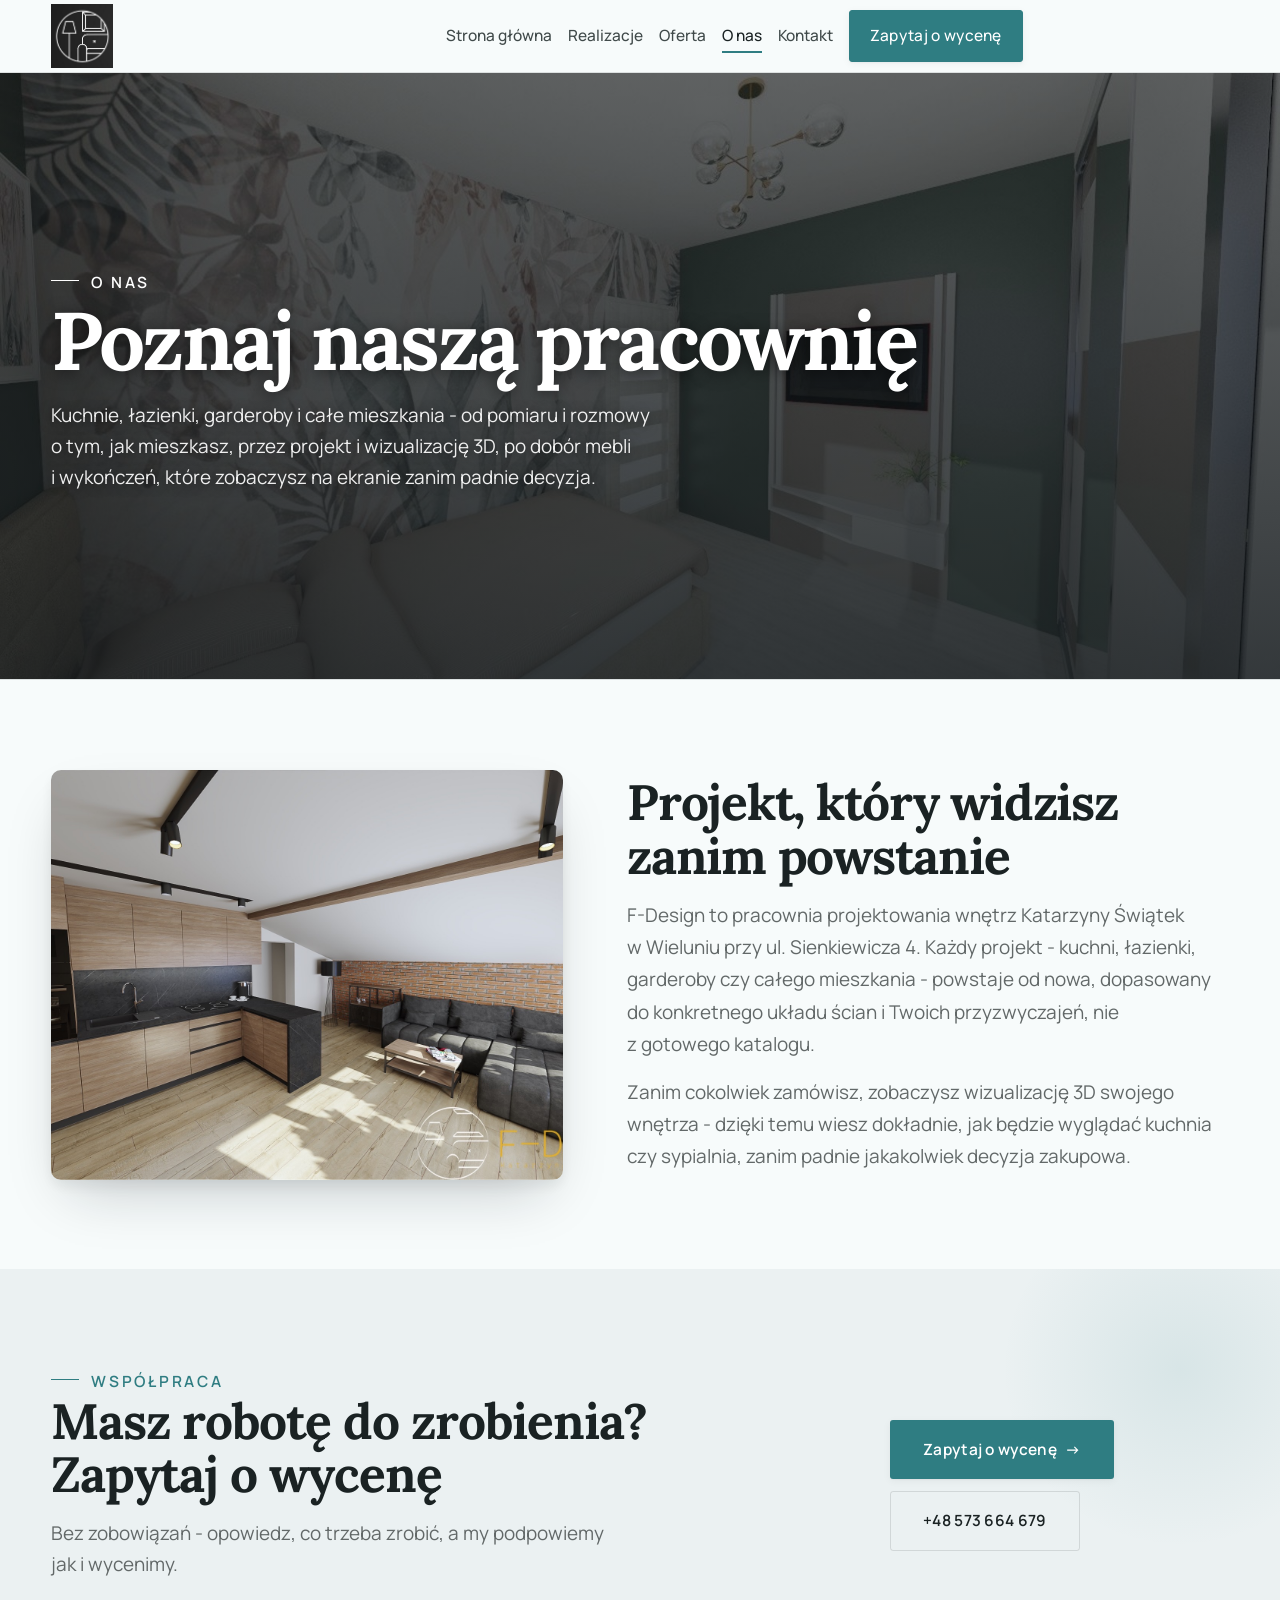
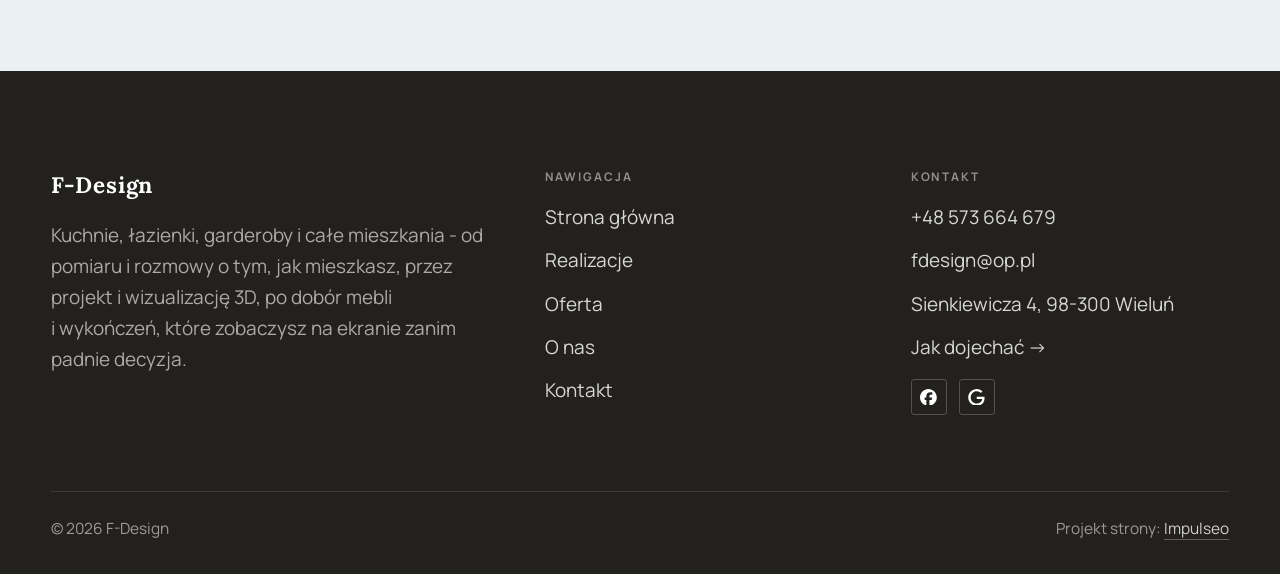
<file: o-nas.html>
<!DOCTYPE html>
<html lang="pl">
<head>
<meta charset="UTF-8">
<meta name="viewport" content="width=device-width, initial-scale=1.0">
<title>O nas - F-Design</title>
<meta name="description" content="F-Design - projektowanie wnętrz w Wieluniu. Kuchnie, łazienki, garderoby i całe mieszkania: projekt, wizualizacja 3D i dobór mebli na wymiar.">
<link rel="canonical" href="https://kris20032.github.io/f-design/o-nas.html">
<meta name="robots" content="noindex, nofollow">
<meta property="og:type" content="website">
<meta property="og:locale" content="pl_PL">
<meta property="og:site_name" content="F-Design">
<meta property="og:title" content="O nas - F-Design">
<meta property="og:description" content="F-Design - projektowanie wnętrz w Wieluniu. Kuchnie, łazienki, garderoby i całe mieszkania: projekt, wizualizacja 3D i dobór mebli na wymiar.">
<meta property="og:url" content="https://kris20032.github.io/f-design/o-nas.html">
<meta property="og:image" content="https://kris20032.github.io/f-design/img/og.jpg">
<meta property="og:image:width" content="1200">
<meta property="og:image:height" content="630">
<meta name="twitter:card" content="summary_large_image">
<link rel="preconnect" href="https://fonts.googleapis.com">
<link rel="preconnect" href="https://fonts.gstatic.com" crossorigin>
<link href="https://fonts.googleapis.com/css2?family=Lora:wght@500;600;700&family=Manrope:wght@400;500;600&display=swap" rel="stylesheet">
<link rel="stylesheet" href="assets/styles.css?v=d3853e9c">
</head>
<body>

<header class="nav">
  <div class="wrap nav-inner">
    <a class="brand brand-has-logo" href="index.html"><img class="brand-logo" src="img/logo.jpg" alt="F-Design" width="255" height="266" decoding="async"></a>
    <nav class="nav-links">
      <a href="index.html">Strona główna</a>
      <a href="realizacje.html">Realizacje</a>
      <a href="oferta.html">Oferta</a>
      <a href="o-nas.html" class="active" aria-current="page">O nas</a>
      <a href="kontakt.html">Kontakt</a>
      <a href="kontakt.html" class="btn btn-accent">Zapytaj o wycenę</a>
    </nav>
    <button class="nav-toggle" aria-label="Menu"><span></span><span></span><span></span></button>
  </div>
</header>

<main>
<section class="pagehead">
  <img src="img/g8.jpg" alt="F-Design - Poznaj naszą pracownię" width="1600" height="900" decoding="async">
  <div class="wrap">
    <span class="eyebrow">O nas</span>
    <h1>Poznaj naszą pracownię</h1>
    <p>Kuchnie, łazienki, garderoby i całe mieszkania - od pomiaru i rozmowy o tym, jak mieszkasz, przez projekt i wizualizację 3D, po dobór mebli i wykończeń, które zobaczysz na ekranie zanim padnie decyzja.</p>
  </div>
</section>
<section>
  <div class="wrap split">
    <div class="split-art reveal"><img src="img/g9.jpg" alt="F-Design" loading="lazy" width="1920" height="1080" decoding="async"></div>
    <div class="split-copy reveal">
      <h2>Projekt, który widzisz zanim powstanie</h2>
      <p class="muted">F-Design to pracownia projektowania wnętrz Katarzyny Świątek w Wieluniu przy ul. Sienkiewicza 4. Każdy projekt - kuchni, łazienki, garderoby czy całego mieszkania - powstaje od nowa, dopasowany do konkretnego układu ścian i Twoich przyzwyczajeń, nie z gotowego katalogu.</p>
      <p class="muted">Zanim cokolwiek zamówisz, zobaczysz wizualizację 3D swojego wnętrza - dzięki temu wiesz dokładnie, jak będzie wyglądać kuchnia czy sypialnia, zanim padnie jakakolwiek decyzja zakupowa.</p>
    </div>
  </div>
</section>


<section class="cta">
  <div class="wrap">
    <div class="reveal">
      <span class="eyebrow">Współpraca</span>
      <h2>Masz robotę do zrobienia? Zapytaj o wycenę</h2>
      <p>Bez zobowiązań - opowiedz, co trzeba zrobić, a my podpowiemy jak i wycenimy.</p>
    </div>
    <div class="cta-actions reveal">
      <a href="kontakt.html" class="btn btn-light">Zapytaj o wycenę <span class="arr">→</span></a>
      <a href="tel:+48573664679" class="btn btn-ghost btn-ghost-cta">+48 573 664 679</a>
    </div>
  </div>
</section>
</main>

<footer>
  <div class="wrap">
    <div class="foot-grid">
      <div class="foot-brand">
        <div class="name">F-Design</div>
        <p>Kuchnie, łazienki, garderoby i całe mieszkania - od pomiaru i rozmowy o tym, jak mieszkasz, przez projekt i wizualizację 3D, po dobór mebli i wykończeń, które zobaczysz na ekranie zanim padnie decyzja.</p>
      </div>
      <div class="foot-col">
        <h4>Nawigacja</h4>
        <a href="index.html">Strona główna</a>
        <a href="realizacje.html">Realizacje</a>
        <a href="oferta.html">Oferta</a>
        <a href="o-nas.html">O nas</a>
        <a href="kontakt.html">Kontakt</a>
      </div>
      <div class="foot-col">
        <h4>Kontakt</h4>
        <a href="tel:+48573664679">+48 573 664 679</a>
        <a href="mailto:fdesign@op.pl">fdesign@op.pl</a>
        <p>Sienkiewicza 4, 98-300 Wieluń</p>
        <a href="https://maps.google.com/?cid=18159914813048529041" target="_blank" rel="noopener">Jak dojechać →</a>
      <div class="foot-soc">
        <a class="soc" href="https://www.facebook.com/p/F-Design-100095255867126/" target="_blank" rel="noopener" aria-label="Facebook - F-Design"><svg viewBox="0 0 24 24" aria-hidden="true" focusable="false"><path d="M9.101 23.691v-7.98H6.627v-3.667h2.474v-1.58c0-4.085 1.848-5.978 5.858-5.978.401 0 .955.042 1.468.103a8.68 8.68 0 0 1 1.141.195v3.325a8.623 8.623 0 0 0-.653-.036 26.805 26.805 0 0 0-.733-.009c-.707 0-1.259.096-1.675.309a1.686 1.686 0 0 0-.679.622c-.258.42-.374.995-.374 1.752v1.297h3.919l-.386 2.103-.287 1.564h-3.246v8.245C19.396 23.238 24 18.179 24 12.044c0-6.627-5.373-12-12-12s-12 5.373-12 12c0 5.628 3.874 10.35 9.101 11.647Z" fill="currentColor"/></svg></a>
        <a class="soc" href="https://maps.google.com/?cid=18159914813048529041" target="_blank" rel="noopener" aria-label="Google - F-Design"><svg viewBox="0 0 24 24" aria-hidden="true" focusable="false"><path d="M12.48 10.92v3.28h7.84c-.24 1.84-.853 3.187-1.787 4.133-1.147 1.147-2.933 2.4-6.053 2.4-4.827 0-8.6-3.893-8.6-8.72s3.773-8.72 8.6-8.72c2.6 0 4.507 1.027 5.907 2.347l2.307-2.307C18.747 1.44 16.133 0 12.48 0 5.867 0 .307 5.387.307 12s5.56 12 12.173 12c3.573 0 6.267-1.173 8.373-3.36 2.16-2.16 2.84-5.213 2.84-7.667 0-.76-.053-1.467-.173-2.053H12.48z" fill="currentColor"/></svg></a>
      </div>
      </div>
    </div>
    <div class="foot-bot">
      <span>© 2026 F-Design</span>
      <span>Projekt strony: <a class="foot-credit" href="https://impulseo.pl" target="_blank" rel="noopener">Impulseo</a></span>
    </div>
  </div>
</footer>
<div class="sticky-reserve"><a class="sr-book" href="kontakt.html">Zapytaj o wycenę</a><a class="sr-call" href="tel:+48573664679" aria-label="Zadzwoń"><svg class="ico-tel" width="16" height="16" viewBox="0 0 24 24" fill="none" aria-hidden="true"><path d="M6.6 10.8a15.5 15.5 0 0 0 6.6 6.6l2.2-2.2a1 1 0 0 1 1-.24 11.4 11.4 0 0 0 3.6.58 1 1 0 0 1 1 1V20a1 1 0 0 1-1 1A17 17 0 0 1 3 4a1 1 0 0 1 1-1h3.5a1 1 0 0 1 1 1c0 1.25.2 2.46.58 3.6a1 1 0 0 1-.25 1l-2.23 2.2Z" fill="currentColor"/></svg></a></div>
<div class="demo-wazne" data-do="2026-08-23" data-cykl="3" hidden><svg class="dw-ico" width="13" height="13" viewBox="0 0 24 24" fill="none" aria-hidden="true"><circle cx="12" cy="12" r="8.6" stroke="currentColor" stroke-width="1.8"/><path d="M12 7.2V12l3.3 2" stroke="currentColor" stroke-width="1.8" stroke-linecap="round"/></svg><span class="dw-txt"></span></div>

<script src="assets/main.js"></script>
</body>
</html>
</file>
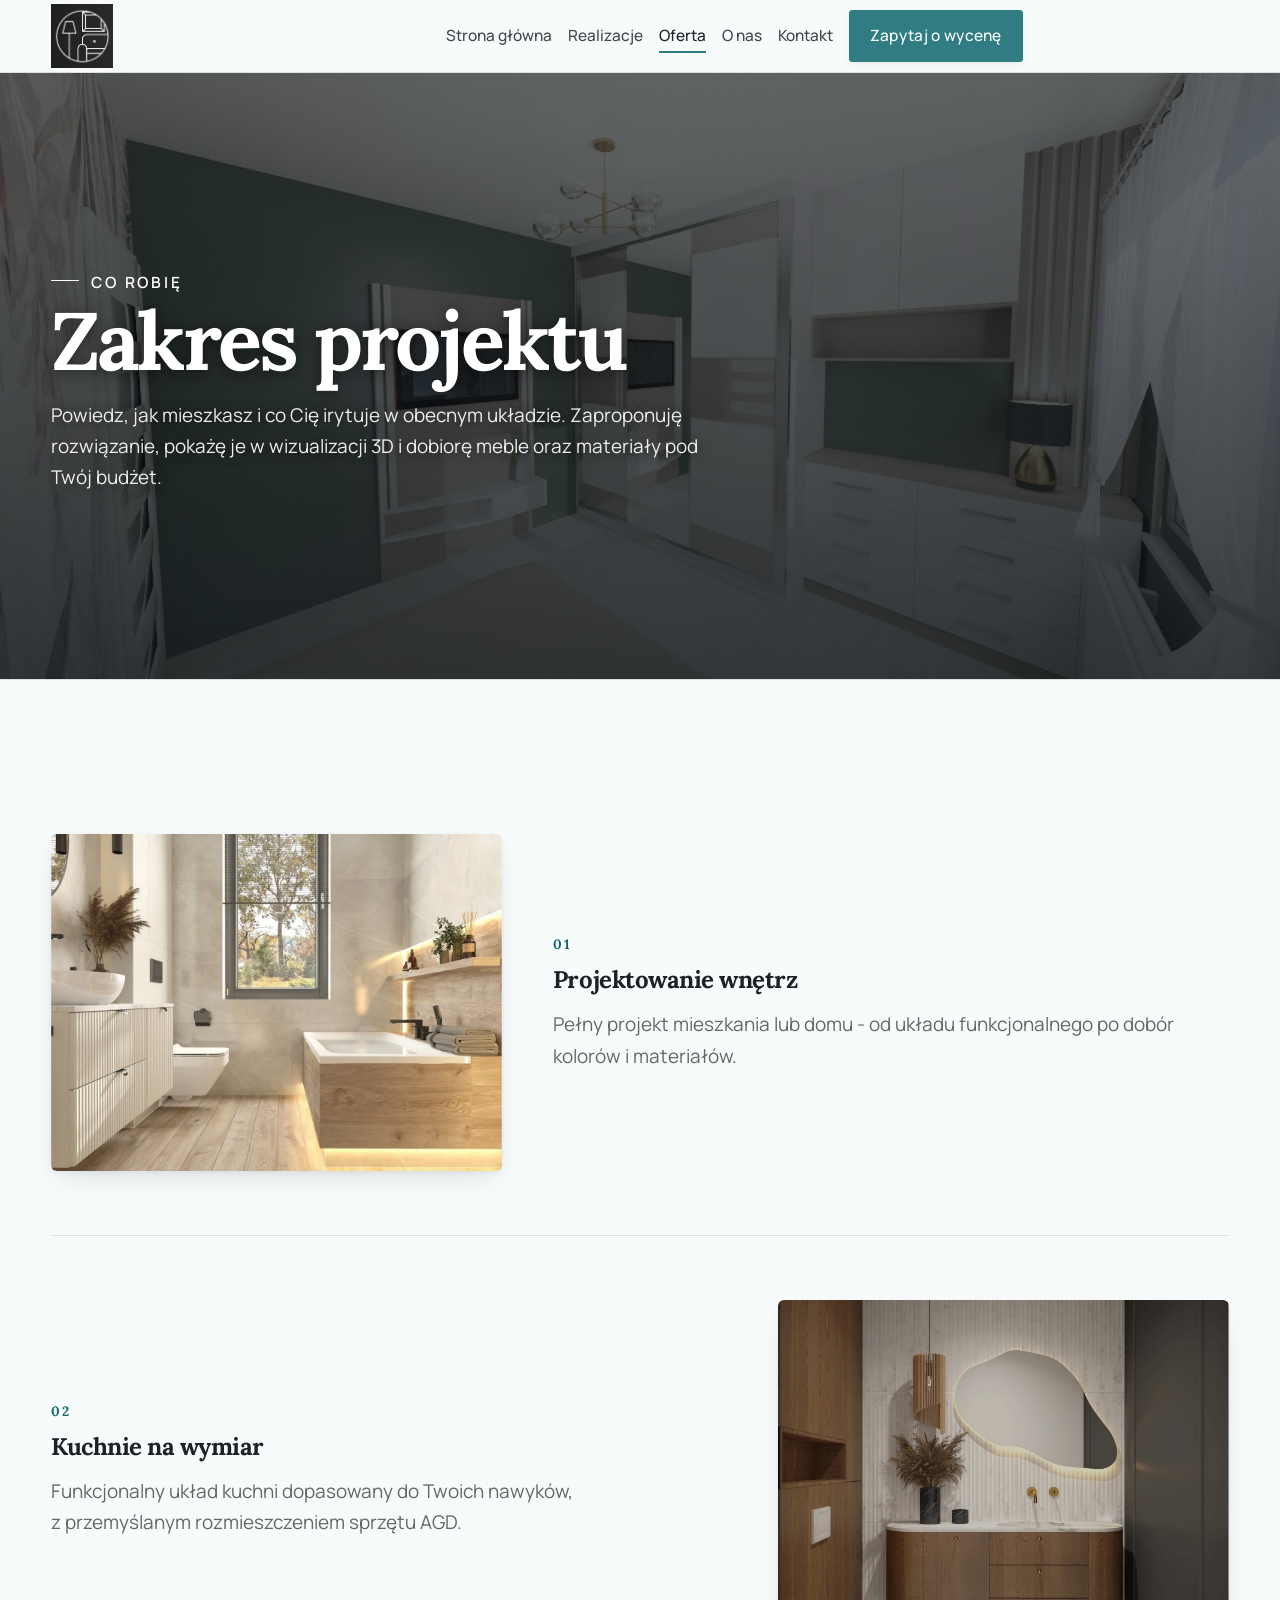
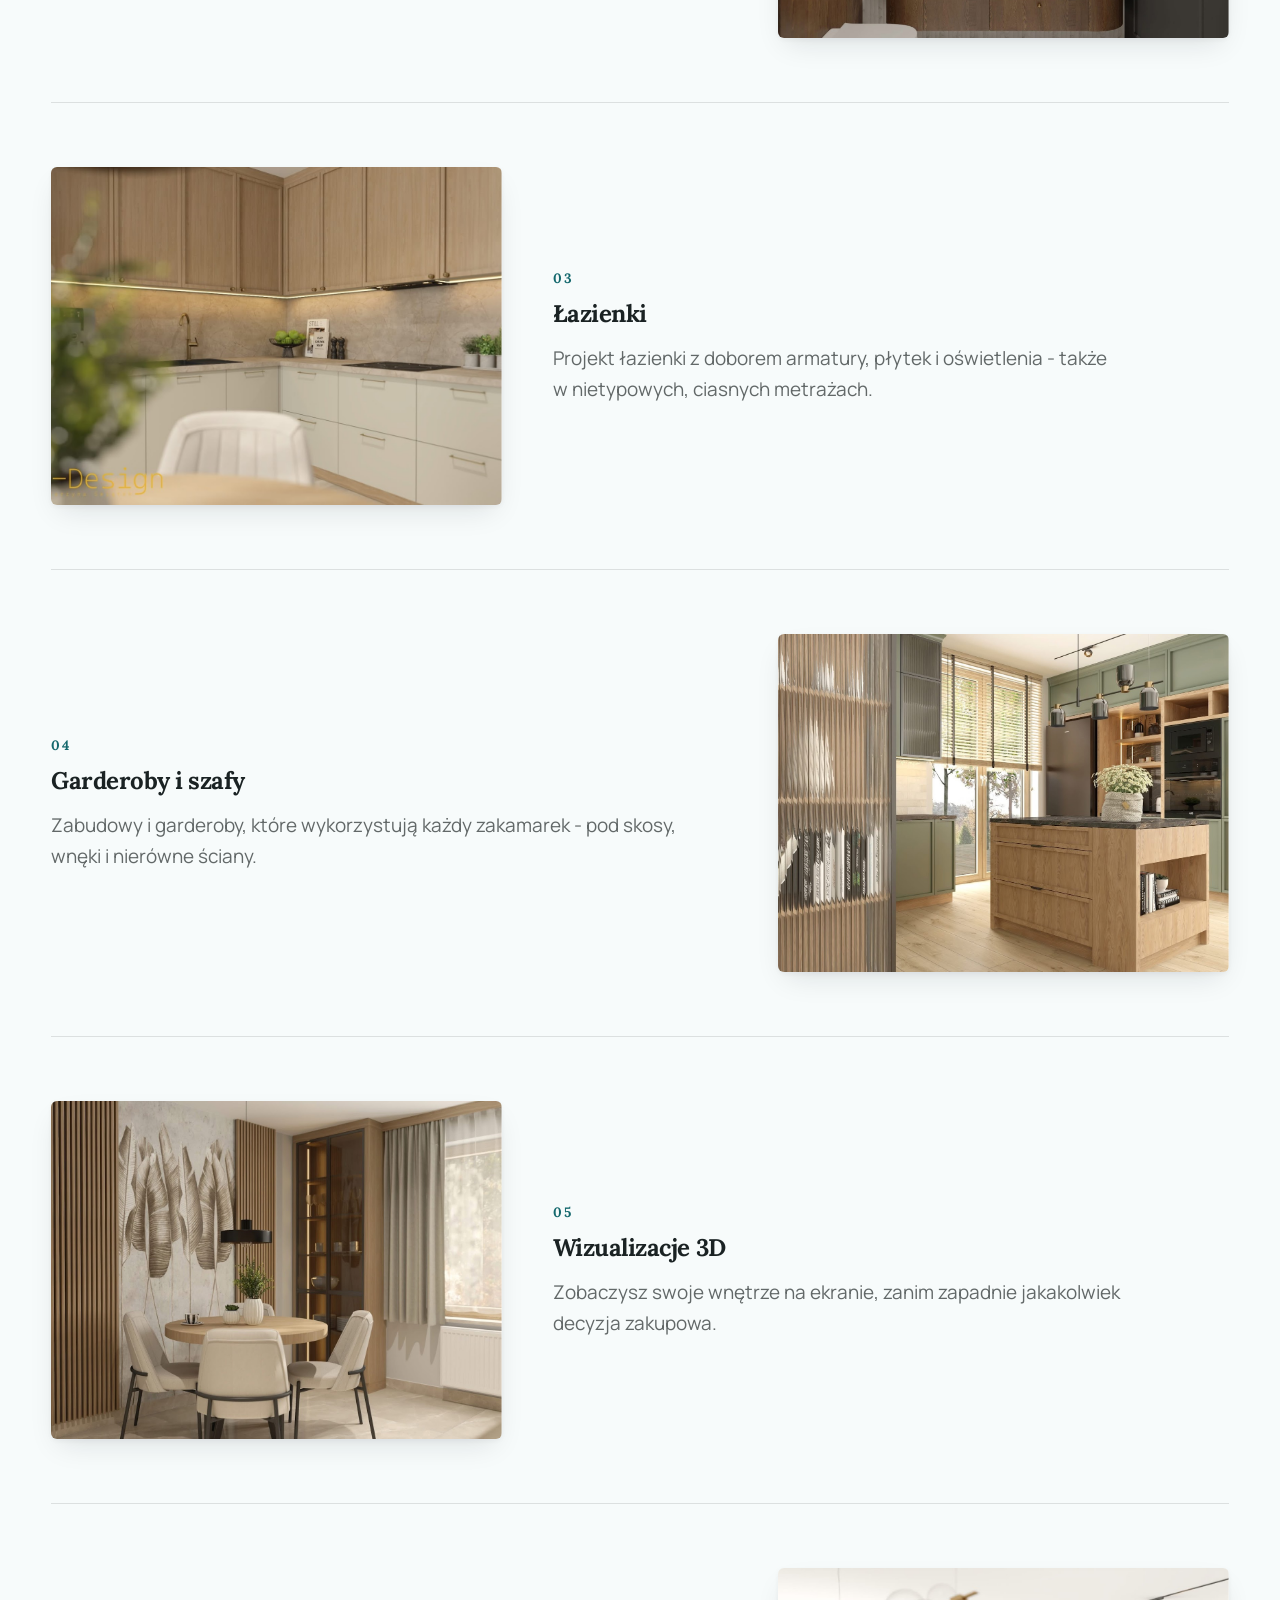
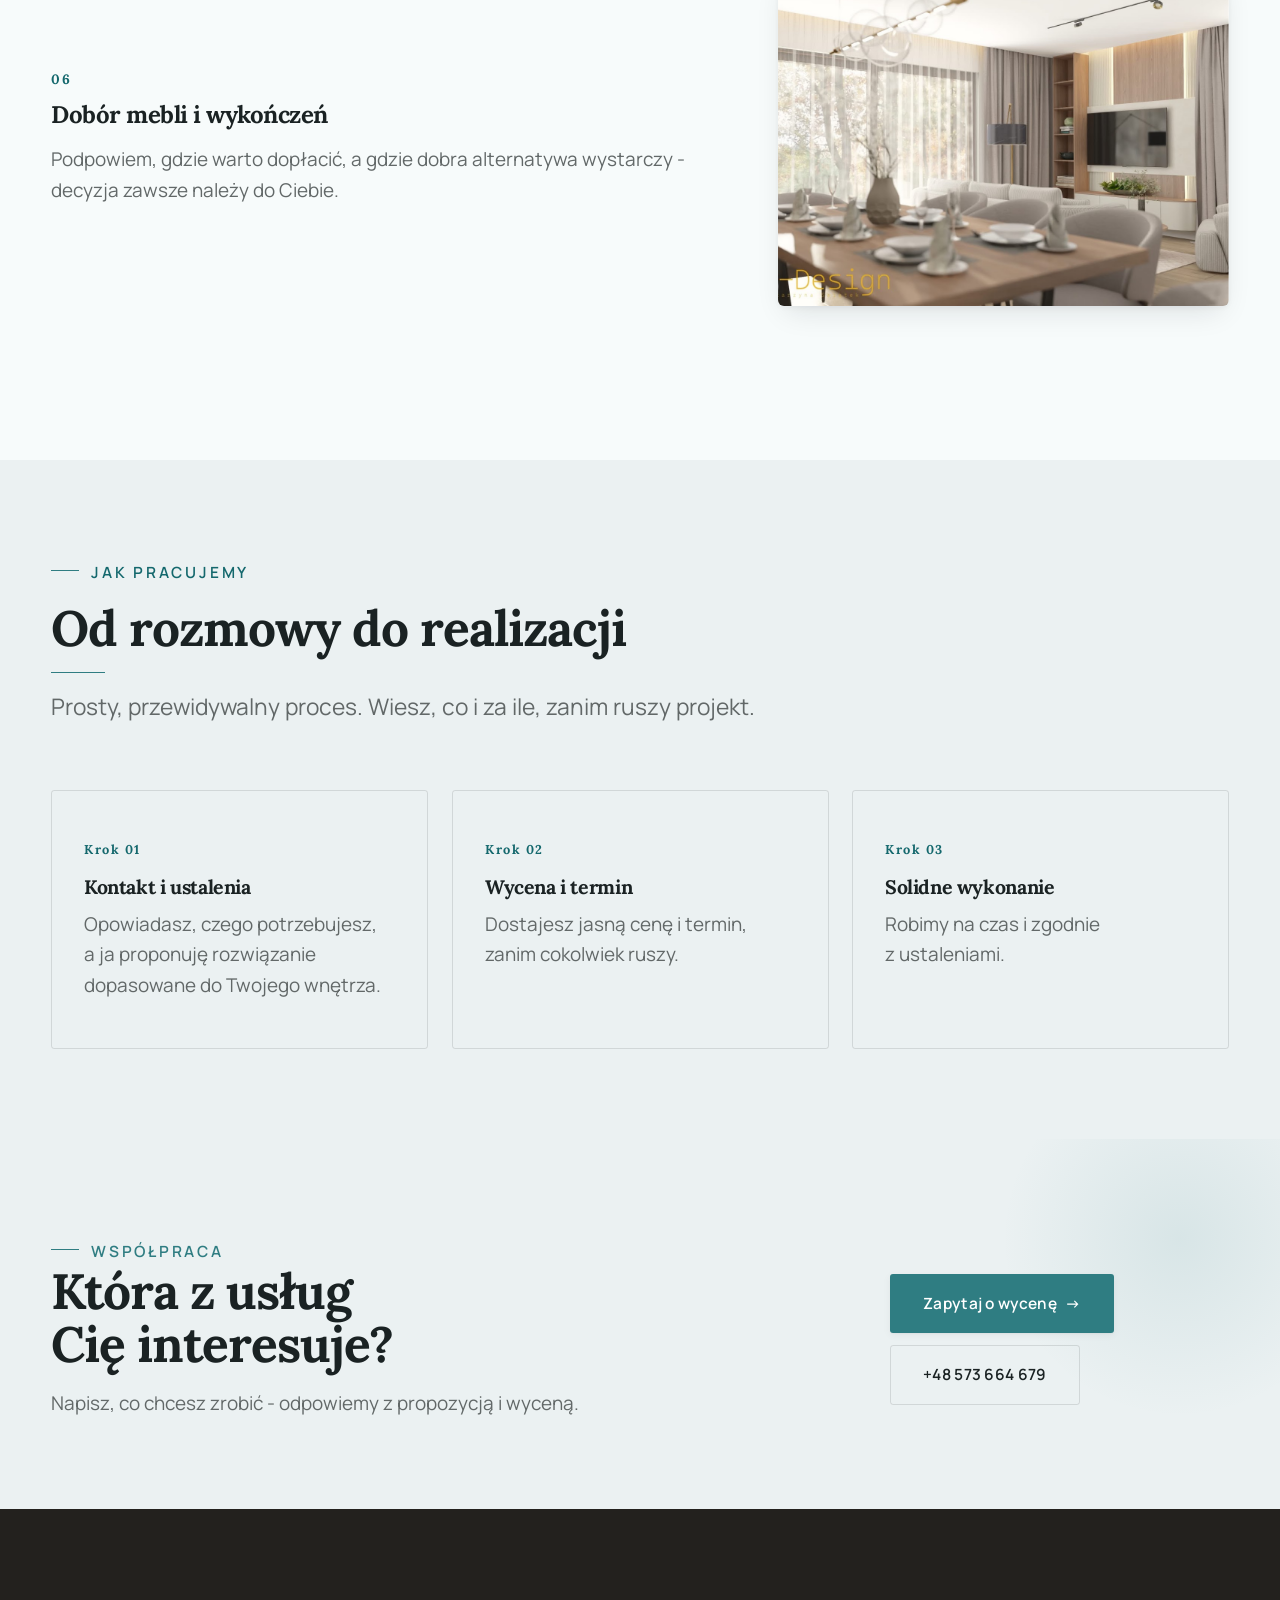
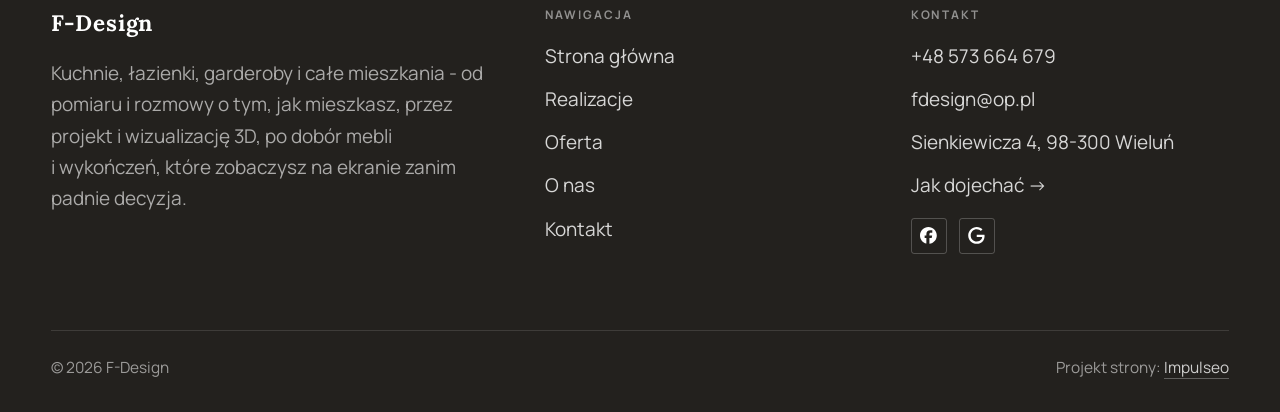
<file: oferta.html>
<!DOCTYPE html>
<html lang="pl">
<head>
<meta charset="UTF-8">
<meta name="viewport" content="width=device-width, initial-scale=1.0">
<title>Oferta - F-Design</title>
<meta name="description" content="F-Design - projektowanie wnętrz w Wieluniu. Kuchnie, łazienki, garderoby i całe mieszkania: projekt, wizualizacja 3D i dobór mebli na wymiar.">
<link rel="canonical" href="https://kris20032.github.io/f-design/oferta.html">
<meta name="robots" content="noindex, nofollow">
<meta property="og:type" content="website">
<meta property="og:locale" content="pl_PL">
<meta property="og:site_name" content="F-Design">
<meta property="og:title" content="Oferta - F-Design">
<meta property="og:description" content="F-Design - projektowanie wnętrz w Wieluniu. Kuchnie, łazienki, garderoby i całe mieszkania: projekt, wizualizacja 3D i dobór mebli na wymiar.">
<meta property="og:url" content="https://kris20032.github.io/f-design/oferta.html">
<meta property="og:image" content="https://kris20032.github.io/f-design/img/og.jpg">
<meta property="og:image:width" content="1200">
<meta property="og:image:height" content="630">
<meta name="twitter:card" content="summary_large_image">
<link rel="preconnect" href="https://fonts.googleapis.com">
<link rel="preconnect" href="https://fonts.gstatic.com" crossorigin>
<link href="https://fonts.googleapis.com/css2?family=Lora:wght@500;600;700&family=Manrope:wght@400;500;600&display=swap" rel="stylesheet">
<link rel="stylesheet" href="assets/styles.css?v=d3853e9c">
</head>
<body>

<header class="nav">
  <div class="wrap nav-inner">
    <a class="brand brand-has-logo" href="index.html"><img class="brand-logo" src="img/logo.jpg" alt="F-Design" width="255" height="266" decoding="async"></a>
    <nav class="nav-links">
      <a href="index.html">Strona główna</a>
      <a href="realizacje.html">Realizacje</a>
      <a href="oferta.html" class="active" aria-current="page">Oferta</a>
      <a href="o-nas.html">O nas</a>
      <a href="kontakt.html">Kontakt</a>
      <a href="kontakt.html" class="btn btn-accent">Zapytaj o wycenę</a>
    </nav>
    <button class="nav-toggle" aria-label="Menu"><span></span><span></span><span></span></button>
  </div>
</header>

<main>
<section class="pagehead">
  <img src="img/g7.jpg" alt="F-Design - Zakres projektu" width="1600" height="900" decoding="async">
  <div class="wrap">
    <span class="eyebrow">Co robię</span>
    <h1>Zakres projektu</h1>
    <p>Powiedz, jak mieszkasz i co Cię irytuje w obecnym układzie. Zaproponuję rozwiązanie, pokażę je w wizualizacji 3D i dobiorę meble oraz materiały pod Twój budżet.</p>
  </div>
</section>
<section>
  <div class="wrap">
    <div class="svc-row reveal">
      <div class="svc-row-art"><img src="img/g1.jpg" alt="Projektowanie wnętrz" loading="lazy" width="1600" height="900" decoding="async"></div>
      <div>
        <span class="num">01</span>
        <h3>Projektowanie wnętrz</h3>
        <p class="muted">Pełny projekt mieszkania lub domu - od układu funkcjonalnego po dobór kolorów i materiałów.</p>
      </div>
    </div>
    <div class="svc-row rev reveal">
      <div class="svc-row-art"><img src="img/g2.jpg" alt="Kuchnie na wymiar" loading="lazy" width="1600" height="1778" decoding="async"></div>
      <div>
        <span class="num">02</span>
        <h3>Kuchnie na wymiar</h3>
        <p class="muted">Funkcjonalny układ kuchni dopasowany do Twoich nawyków, z przemyślanym rozmieszczeniem sprzętu AGD.</p>
      </div>
    </div>
    <div class="svc-row reveal">
      <div class="svc-row-art"><img src="img/g3.jpg" alt="Łazienki" loading="lazy" width="1600" height="900" decoding="async"></div>
      <div>
        <span class="num">03</span>
        <h3>Łazienki</h3>
        <p class="muted">Projekt łazienki z doborem armatury, płytek i oświetlenia - także w nietypowych, ciasnych metrażach.</p>
      </div>
    </div>
    <div class="svc-row rev reveal">
      <div class="svc-row-art"><img src="img/g4.jpg" alt="Garderoby i szafy" loading="lazy" width="1600" height="1007" decoding="async"></div>
      <div>
        <span class="num">04</span>
        <h3>Garderoby i szafy</h3>
        <p class="muted">Zabudowy i garderoby, które wykorzystują każdy zakamarek - pod skosy, wnęki i nierówne ściany.</p>
      </div>
    </div>
    <div class="svc-row reveal">
      <div class="svc-row-art"><img src="img/g5.jpg" alt="Wizualizacje 3D" loading="lazy" width="1600" height="984" decoding="async"></div>
      <div>
        <span class="num">05</span>
        <h3>Wizualizacje 3D</h3>
        <p class="muted">Zobaczysz swoje wnętrze na ekranie, zanim zapadnie jakakolwiek decyzja zakupowa.</p>
      </div>
    </div>
    <div class="svc-row rev reveal">
      <div class="svc-row-art"><img src="img/g6.jpg" alt="Dobór mebli i wykończeń" loading="lazy" width="1600" height="900" decoding="async"></div>
      <div>
        <span class="num">06</span>
        <h3>Dobór mebli i wykończeń</h3>
        <p class="muted">Podpowiem, gdzie warto dopłacić, a gdzie dobra alternatywa wystarczy - decyzja zawsze należy do Ciebie.</p>
      </div>
    </div>
  </div>
</section>
<section class="trust">
  <div class="wrap">
    <div class="head reveal">
      <span class="eyebrow">Jak pracujemy</span>
      <h2>Od rozmowy do realizacji</h2>
      <p>Prosty, przewidywalny proces. Wiesz, co i za ile, zanim ruszy projekt.</p>
    </div>
    <div class="svc-grid">
      <div class="svc reveal"><div class="ic">Krok 01</div><h3>Kontakt i ustalenia</h3><p>Opowiadasz, czego potrzebujesz, a ja proponuję rozwiązanie dopasowane do Twojego wnętrza.</p></div>
      <div class="svc reveal"><div class="ic">Krok 02</div><h3>Wycena i termin</h3><p>Dostajesz jasną cenę i termin, zanim cokolwiek ruszy.</p></div>
      <div class="svc reveal"><div class="ic">Krok 03</div><h3>Solidne wykonanie</h3><p>Robimy na czas i zgodnie z ustaleniami.</p></div>
    </div>
  </div>
</section>
<section class="cta">
  <div class="wrap">
    <div class="reveal">
      <span class="eyebrow">Współpraca</span>
      <h2>Która z usług Cię interesuje?</h2>
      <p>Napisz, co chcesz zrobić - odpowiemy z propozycją i wyceną.</p>
    </div>
    <div class="cta-actions reveal">
      <a href="kontakt.html" class="btn btn-light">Zapytaj o wycenę <span class="arr">→</span></a>
      <a href="tel:+48573664679" class="btn btn-ghost btn-ghost-cta">+48 573 664 679</a>
    </div>
  </div>
</section>
</main>

<footer>
  <div class="wrap">
    <div class="foot-grid">
      <div class="foot-brand">
        <div class="name">F-Design</div>
        <p>Kuchnie, łazienki, garderoby i całe mieszkania - od pomiaru i rozmowy o tym, jak mieszkasz, przez projekt i wizualizację 3D, po dobór mebli i wykończeń, które zobaczysz na ekranie zanim padnie decyzja.</p>
      </div>
      <div class="foot-col">
        <h4>Nawigacja</h4>
        <a href="index.html">Strona główna</a>
        <a href="realizacje.html">Realizacje</a>
        <a href="oferta.html">Oferta</a>
        <a href="o-nas.html">O nas</a>
        <a href="kontakt.html">Kontakt</a>
      </div>
      <div class="foot-col">
        <h4>Kontakt</h4>
        <a href="tel:+48573664679">+48 573 664 679</a>
        <a href="mailto:fdesign@op.pl">fdesign@op.pl</a>
        <p>Sienkiewicza 4, 98-300 Wieluń</p>
        <a href="https://maps.google.com/?cid=18159914813048529041" target="_blank" rel="noopener">Jak dojechać →</a>
      <div class="foot-soc">
        <a class="soc" href="https://www.facebook.com/p/F-Design-100095255867126/" target="_blank" rel="noopener" aria-label="Facebook - F-Design"><svg viewBox="0 0 24 24" aria-hidden="true" focusable="false"><path d="M9.101 23.691v-7.98H6.627v-3.667h2.474v-1.58c0-4.085 1.848-5.978 5.858-5.978.401 0 .955.042 1.468.103a8.68 8.68 0 0 1 1.141.195v3.325a8.623 8.623 0 0 0-.653-.036 26.805 26.805 0 0 0-.733-.009c-.707 0-1.259.096-1.675.309a1.686 1.686 0 0 0-.679.622c-.258.42-.374.995-.374 1.752v1.297h3.919l-.386 2.103-.287 1.564h-3.246v8.245C19.396 23.238 24 18.179 24 12.044c0-6.627-5.373-12-12-12s-12 5.373-12 12c0 5.628 3.874 10.35 9.101 11.647Z" fill="currentColor"/></svg></a>
        <a class="soc" href="https://maps.google.com/?cid=18159914813048529041" target="_blank" rel="noopener" aria-label="Google - F-Design"><svg viewBox="0 0 24 24" aria-hidden="true" focusable="false"><path d="M12.48 10.92v3.28h7.84c-.24 1.84-.853 3.187-1.787 4.133-1.147 1.147-2.933 2.4-6.053 2.4-4.827 0-8.6-3.893-8.6-8.72s3.773-8.72 8.6-8.72c2.6 0 4.507 1.027 5.907 2.347l2.307-2.307C18.747 1.44 16.133 0 12.48 0 5.867 0 .307 5.387.307 12s5.56 12 12.173 12c3.573 0 6.267-1.173 8.373-3.36 2.16-2.16 2.84-5.213 2.84-7.667 0-.76-.053-1.467-.173-2.053H12.48z" fill="currentColor"/></svg></a>
      </div>
      </div>
    </div>
    <div class="foot-bot">
      <span>© 2026 F-Design</span>
      <span>Projekt strony: <a class="foot-credit" href="https://impulseo.pl" target="_blank" rel="noopener">Impulseo</a></span>
    </div>
  </div>
</footer>
<div class="sticky-reserve"><a class="sr-book" href="kontakt.html">Zapytaj o wycenę</a><a class="sr-call" href="tel:+48573664679" aria-label="Zadzwoń"><svg class="ico-tel" width="16" height="16" viewBox="0 0 24 24" fill="none" aria-hidden="true"><path d="M6.6 10.8a15.5 15.5 0 0 0 6.6 6.6l2.2-2.2a1 1 0 0 1 1-.24 11.4 11.4 0 0 0 3.6.58 1 1 0 0 1 1 1V20a1 1 0 0 1-1 1A17 17 0 0 1 3 4a1 1 0 0 1 1-1h3.5a1 1 0 0 1 1 1c0 1.25.2 2.46.58 3.6a1 1 0 0 1-.25 1l-2.23 2.2Z" fill="currentColor"/></svg></a></div>
<div class="demo-wazne" data-do="2026-08-23" data-cykl="3" hidden><svg class="dw-ico" width="13" height="13" viewBox="0 0 24 24" fill="none" aria-hidden="true"><circle cx="12" cy="12" r="8.6" stroke="currentColor" stroke-width="1.8"/><path d="M12 7.2V12l3.3 2" stroke="currentColor" stroke-width="1.8" stroke-linecap="round"/></svg><span class="dw-txt"></span></div>

<script src="assets/main.js"></script>
</body>
</html>
</file>
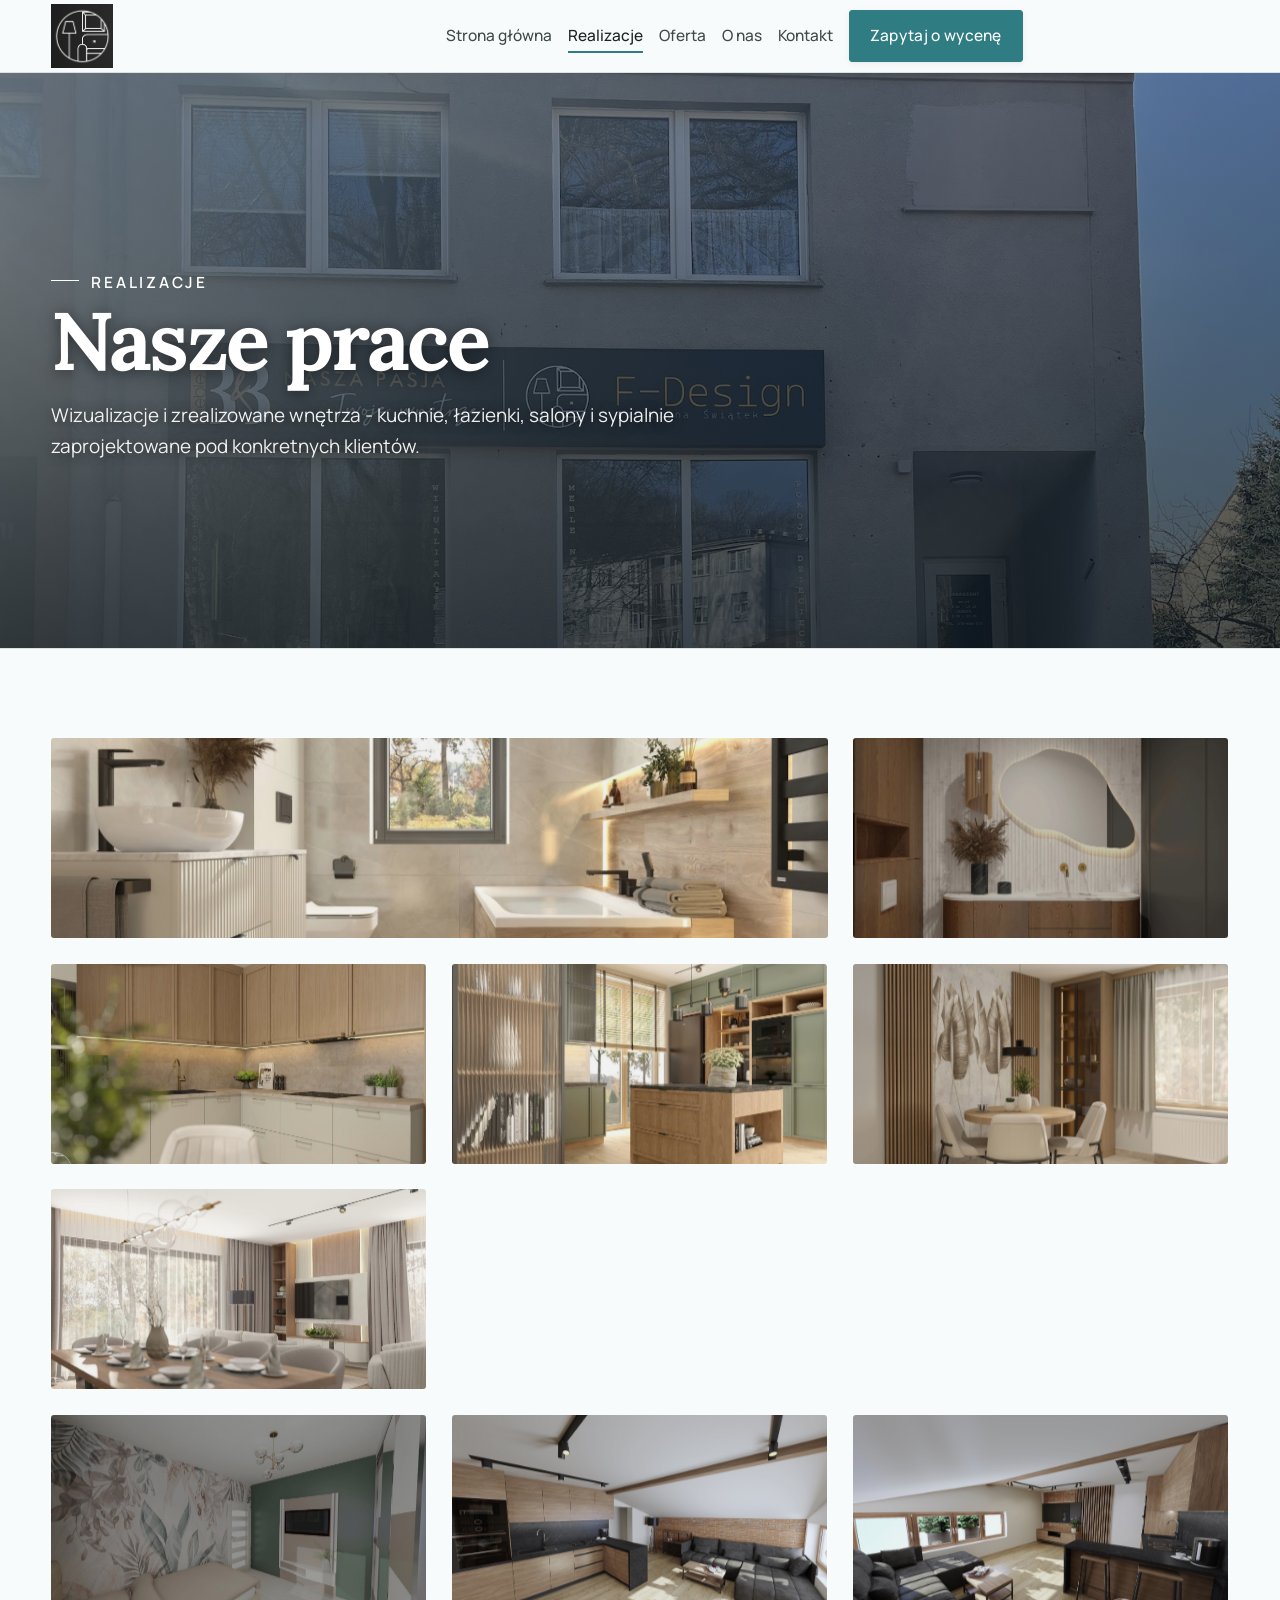
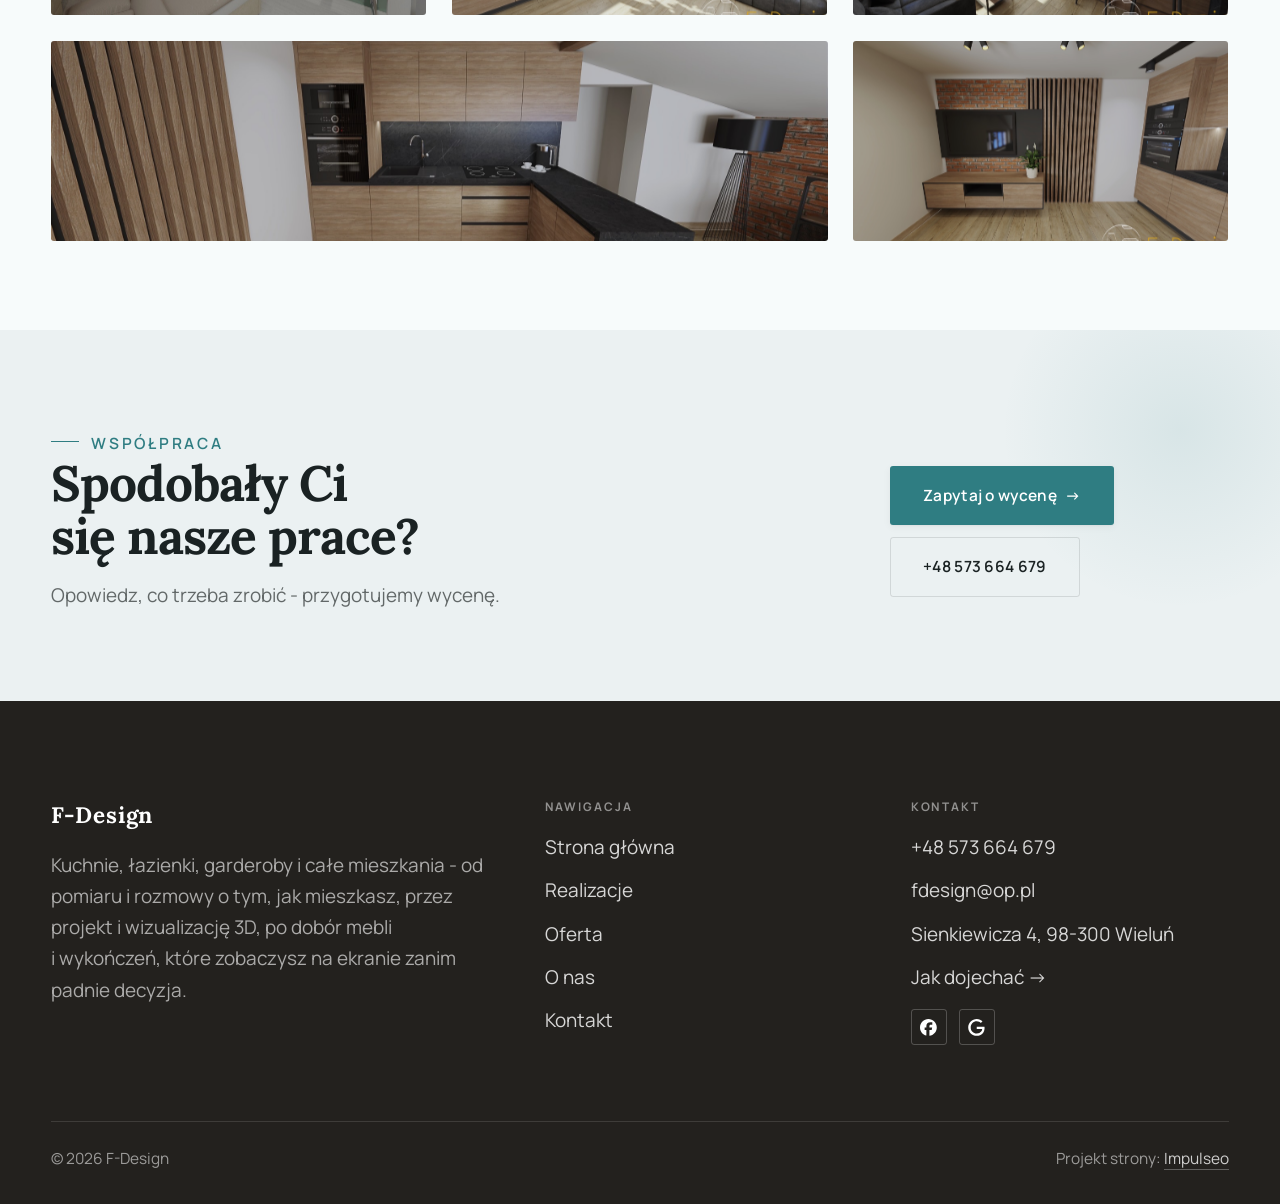
<file: realizacje.html>
<!DOCTYPE html>
<html lang="pl">
<head>
<meta charset="UTF-8">
<meta name="viewport" content="width=device-width, initial-scale=1.0">
<title>Realizacje - F-Design</title>
<meta name="description" content="Realizacje F-Design: Salon, Łazienka, Kuchnia, Salon z jadalnią, Kuchnia w zabudowie">
<link rel="canonical" href="https://kris20032.github.io/f-design/realizacje.html">
<meta name="robots" content="noindex, nofollow">
<meta property="og:type" content="website">
<meta property="og:locale" content="pl_PL">
<meta property="og:site_name" content="F-Design">
<meta property="og:title" content="Realizacje - F-Design">
<meta property="og:description" content="Realizacje F-Design: Salon, Łazienka, Kuchnia, Salon z jadalnią, Kuchnia w zabudowie">
<meta property="og:url" content="https://kris20032.github.io/f-design/realizacje.html">
<meta property="og:image" content="https://kris20032.github.io/f-design/img/og.jpg">
<meta property="og:image:width" content="1200">
<meta property="og:image:height" content="630">
<meta name="twitter:card" content="summary_large_image">
<link rel="preconnect" href="https://fonts.googleapis.com">
<link rel="preconnect" href="https://fonts.gstatic.com" crossorigin>
<link href="https://fonts.googleapis.com/css2?family=Lora:wght@500;600;700&family=Manrope:wght@400;500;600&display=swap" rel="stylesheet">
<link rel="stylesheet" href="assets/styles.css?v=d3853e9c">
</head>
<body>

<header class="nav">
  <div class="wrap nav-inner">
    <a class="brand brand-has-logo" href="index.html"><img class="brand-logo" src="img/logo.jpg" alt="F-Design" width="255" height="266" decoding="async"></a>
    <nav class="nav-links">
      <a href="index.html">Strona główna</a>
      <a href="realizacje.html" class="active" aria-current="page">Realizacje</a>
      <a href="oferta.html">Oferta</a>
      <a href="o-nas.html">O nas</a>
      <a href="kontakt.html">Kontakt</a>
      <a href="kontakt.html" class="btn btn-accent">Zapytaj o wycenę</a>
    </nav>
    <button class="nav-toggle" aria-label="Menu"><span></span><span></span><span></span></button>
  </div>
</header>

<main>
<section class="pagehead">
  <img src="img/about.jpg" alt="F-Design - Nasze prace" width="1600" height="900" decoding="async">
  <div class="wrap">
    <span class="eyebrow">Realizacje</span>
    <h1>Nasze prace</h1>
    <p>Wizualizacje i zrealizowane wnętrza - kuchnie, łazienki, salony i sypialnie zaprojektowane pod konkretnych klientów.</p>
  </div>
</section>
<section>
  <div class="wrap">
    <div class="gallery">
      <div class="tile t-two3 reveal"><img src="img/g1.jpg" alt="F-Design" loading="lazy" width="1600" height="900" decoding="async"></div>
      <div class="tile t-third reveal"><img src="img/g2.jpg" alt="F-Design" loading="lazy" width="1600" height="1778" decoding="async"></div>
      <div class="tile t-third reveal"><img src="img/g3.jpg" alt="F-Design" loading="lazy" width="1600" height="900" decoding="async"></div>
      <div class="tile t-third reveal"><img src="img/g4.jpg" alt="F-Design" loading="lazy" width="1600" height="1007" decoding="async"></div>
      <div class="tile t-third reveal"><img src="img/g5.jpg" alt="F-Design" loading="lazy" width="1600" height="984" decoding="async"></div>
      <div class="tile t-third reveal"><img src="img/g6.jpg" alt="F-Design" loading="lazy" width="1600" height="900" decoding="async"></div>
      <div class="tile t-two3 reveal"><img src="img/g7.jpg" alt="F-Design" loading="lazy" width="1600" height="900" decoding="async"></div>
      <div class="tile t-third reveal"><img src="img/g8.jpg" alt="F-Design" loading="lazy" width="1600" height="900" decoding="async"></div>
      <div class="tile t-third reveal"><img src="img/g9.jpg" alt="F-Design" loading="lazy" width="1920" height="1080" decoding="async"></div>
      <div class="tile t-third reveal"><img src="img/g10.jpg" alt="F-Design" loading="lazy" width="1920" height="1080" decoding="async"></div>
      <div class="tile t-two3 reveal"><img src="img/g11.jpg" alt="F-Design" loading="lazy" width="1920" height="1080" decoding="async"></div>
      <div class="tile t-third reveal"><img src="img/g12.jpg" alt="F-Design" loading="lazy" width="1920" height="1080" decoding="async"></div>
    </div>
  </div>
</section>
<section class="cta">
  <div class="wrap">
    <div class="reveal">
      <span class="eyebrow">Współpraca</span>
      <h2>Spodobały Ci się nasze prace?</h2>
      <p>Opowiedz, co trzeba zrobić - przygotujemy wycenę.</p>
    </div>
    <div class="cta-actions reveal">
      <a href="kontakt.html" class="btn btn-light">Zapytaj o wycenę <span class="arr">→</span></a>
      <a href="tel:+48573664679" class="btn btn-ghost btn-ghost-cta">+48 573 664 679</a>
    </div>
  </div>
</section>
</main>

<footer>
  <div class="wrap">
    <div class="foot-grid">
      <div class="foot-brand">
        <div class="name">F-Design</div>
        <p>Kuchnie, łazienki, garderoby i całe mieszkania - od pomiaru i rozmowy o tym, jak mieszkasz, przez projekt i wizualizację 3D, po dobór mebli i wykończeń, które zobaczysz na ekranie zanim padnie decyzja.</p>
      </div>
      <div class="foot-col">
        <h4>Nawigacja</h4>
        <a href="index.html">Strona główna</a>
        <a href="realizacje.html">Realizacje</a>
        <a href="oferta.html">Oferta</a>
        <a href="o-nas.html">O nas</a>
        <a href="kontakt.html">Kontakt</a>
      </div>
      <div class="foot-col">
        <h4>Kontakt</h4>
        <a href="tel:+48573664679">+48 573 664 679</a>
        <a href="mailto:fdesign@op.pl">fdesign@op.pl</a>
        <p>Sienkiewicza 4, 98-300 Wieluń</p>
        <a href="https://maps.google.com/?cid=18159914813048529041" target="_blank" rel="noopener">Jak dojechać →</a>
      <div class="foot-soc">
        <a class="soc" href="https://www.facebook.com/p/F-Design-100095255867126/" target="_blank" rel="noopener" aria-label="Facebook - F-Design"><svg viewBox="0 0 24 24" aria-hidden="true" focusable="false"><path d="M9.101 23.691v-7.98H6.627v-3.667h2.474v-1.58c0-4.085 1.848-5.978 5.858-5.978.401 0 .955.042 1.468.103a8.68 8.68 0 0 1 1.141.195v3.325a8.623 8.623 0 0 0-.653-.036 26.805 26.805 0 0 0-.733-.009c-.707 0-1.259.096-1.675.309a1.686 1.686 0 0 0-.679.622c-.258.42-.374.995-.374 1.752v1.297h3.919l-.386 2.103-.287 1.564h-3.246v8.245C19.396 23.238 24 18.179 24 12.044c0-6.627-5.373-12-12-12s-12 5.373-12 12c0 5.628 3.874 10.35 9.101 11.647Z" fill="currentColor"/></svg></a>
        <a class="soc" href="https://maps.google.com/?cid=18159914813048529041" target="_blank" rel="noopener" aria-label="Google - F-Design"><svg viewBox="0 0 24 24" aria-hidden="true" focusable="false"><path d="M12.48 10.92v3.28h7.84c-.24 1.84-.853 3.187-1.787 4.133-1.147 1.147-2.933 2.4-6.053 2.4-4.827 0-8.6-3.893-8.6-8.72s3.773-8.72 8.6-8.72c2.6 0 4.507 1.027 5.907 2.347l2.307-2.307C18.747 1.44 16.133 0 12.48 0 5.867 0 .307 5.387.307 12s5.56 12 12.173 12c3.573 0 6.267-1.173 8.373-3.36 2.16-2.16 2.84-5.213 2.84-7.667 0-.76-.053-1.467-.173-2.053H12.48z" fill="currentColor"/></svg></a>
      </div>
      </div>
    </div>
    <div class="foot-bot">
      <span>© 2026 F-Design</span>
      <span>Projekt strony: <a class="foot-credit" href="https://impulseo.pl" target="_blank" rel="noopener">Impulseo</a></span>
    </div>
  </div>
</footer>
<div class="sticky-reserve"><a class="sr-book" href="kontakt.html">Zapytaj o wycenę</a><a class="sr-call" href="tel:+48573664679" aria-label="Zadzwoń"><svg class="ico-tel" width="16" height="16" viewBox="0 0 24 24" fill="none" aria-hidden="true"><path d="M6.6 10.8a15.5 15.5 0 0 0 6.6 6.6l2.2-2.2a1 1 0 0 1 1-.24 11.4 11.4 0 0 0 3.6.58 1 1 0 0 1 1 1V20a1 1 0 0 1-1 1A17 17 0 0 1 3 4a1 1 0 0 1 1-1h3.5a1 1 0 0 1 1 1c0 1.25.2 2.46.58 3.6a1 1 0 0 1-.25 1l-2.23 2.2Z" fill="currentColor"/></svg></a></div>
<div class="demo-wazne" data-do="2026-08-23" data-cykl="3" hidden><svg class="dw-ico" width="13" height="13" viewBox="0 0 24 24" fill="none" aria-hidden="true"><circle cx="12" cy="12" r="8.6" stroke="currentColor" stroke-width="1.8"/><path d="M12 7.2V12l3.3 2" stroke="currentColor" stroke-width="1.8" stroke-linecap="round"/></svg><span class="dw-txt"></span></div>

<script src="assets/main.js"></script>
</body>
</html>
</file>
<file: assets/styles.css>
/* ============================================================
   STOLBASZ — premium, architektoniczny B2B fit-out
   Jasna paleta, zero brązu. System wg premium-web-craft.
   Projekt strony: Impulseo (impulseo.pl)
   ============================================================ */

:root{
  /* PALETA — jasna, architektoniczna, chłodna */
  --paper:#F3F1EC;          /* główne tło */
  --paper-2:#E6E3DB;        /* sekcje alternatywne (chłodny jasny szary) */
  --paper-3:#E6E3DB;        /* delikatne wypełnienia */
  --ink:#23211E;            /* tekst główny — chłodny grafit */
  --ink-soft:#43403A;       /* nagłówki drugorzędne */
  --muted:#87837A;          /* tekst poboczny */
  --line:rgba(35,33,30,.12);/* hairline */
  --accent:#8A6B3C;         /* stonowany petrol-slate — jedyny akcent */
  --accent-d:#6E5430;
  --accent-soft:rgba(138,107,60,.10);
  --dark:#23211E;           /* sekcje ciemne (stopka/CTA) */

  /* HOVER ZDJĘĆ — JEDEN standard dla całego silnika (decyzja K. 04.08.2026, artefakt z wariantami).
     AKTUALNE (K.+Szymon 09.08.2026, wybór z artefaktu 6 wariantów): zoom 1.05 przy 1.4s -
     przy tak długim czasie mocniejszy kadr NIE skacze, tylko „oddycha". Poprzedni standard
     (1.02 / .55s z 04.08) odbierany jako dynamiczny i szybki.
     Spoczynek lekko przygaszony, ale TYLKO tam, gdzie jest mysz (@media hover:hover) —
     na telefonie zdjęcia zostają w pełnej jasności. */
  --img-zoom:1.05;                   /* K.+Szymon 09.08: wariant F z artefaktu porównawczego */
  --img-rest:brightness(.95) saturate(.99);
  --img-hot:brightness(1.06) saturate(1.05);
  --img-dur:1.4s;                    /* K.+Szymon 09.08 (wariant F): powoli = elegancko */
  --img-ease:cubic-bezier(.16,.84,.44,1);  /* miękki ogon, efekt „oddychania" */

  /* ODSTĘPY — skala 4/8 */
  --space-1:4px; --space-2:8px; --space-3:12px; --space-4:16px; --space-5:24px;
  --space-6:32px; --space-7:48px; --space-8:64px; --space-9:96px; --space-10:128px;

  /* TYPOGRAFIA — fluid clamp() (skala podbita 16.07.2026: większe, czytelniejsze litery — uwaga Adama) */
  --text-sm:clamp(.9rem,.87rem + .12vw,1rem);
  --text-base:clamp(1.08rem,1.04rem + .18vw,1.2rem);
  --text-lg:clamp(1.24rem,1.15rem + .34vw,1.44rem);
  --text-h3:clamp(1.34rem,1.22rem + .55vw,1.66rem);
  --text-h2:clamp(2.1rem,1.66rem + 2.1vw,3.1rem);
  --text-h1:clamp(2.9rem,2.1rem + 4vw,5.1rem);

  /* PROMIENIE — architektoniczne, raczej ostre */
  --r-sm:3px; --r-md:6px; --r-lg:10px;

  /* RUCH */
  --ease:cubic-bezier(.25,.46,.45,.94); --dur:.24s;

  /* CIENIE — miękkie, warstwowe */
  --sh-sm:0 1px 2px rgba(16,24,32,.04), 0 2px 8px rgba(16,24,32,.05);
  --sh-md:0 2px 6px rgba(16,24,32,.05), 0 12px 28px -8px rgba(16,24,32,.12);
  --sh-lg:0 6px 14px rgba(16,24,32,.07), 0 26px 56px -18px rgba(16,24,32,.22);

  --hairline:1px solid var(--line);

  --font-display:'Lora',serif;
  --font-body:'Manrope',sans-serif;
}

*{box-sizing:border-box;margin:0;padding:0}
html{scroll-behavior:smooth}
body{
  font-family:var(--font-body);
  font-size:var(--text-base);
  line-height:1.65;
  color:var(--ink);
  background:var(--paper);
  -webkit-font-smoothing:antialiased;
  text-rendering:optimizeLegibility;
}
img{max-width:100%;height:auto;display:block}  /* height:auto = width/height z atrybutów trzyma proporcje (TOP#12) */
a{color:inherit;text-decoration:none}

.wrap{width:min(92%,1180px);margin-inline:auto}
section{padding-block:clamp(52px,6.5vw,96px)}

h1,h2,h3{font-family:var(--font-display);font-weight:700;line-height:1.08;letter-spacing:-.02em;color:var(--ink)}
h1{font-size:var(--text-h1);letter-spacing:-.035em}
h2{font-size:var(--text-h2);letter-spacing:-.025em}
h3{font-size:var(--text-h3)}
/* MIARA — długość wiersza. WCAG 2.2 SC 1.4.8: max 80 znaków; Butterick: 45–90.
   68ch daje realnie 72–78 znaków polskiego tekstu, czyli z zapasem pod granicą.
   Wcześniej limit miał TYLKO <p> — <li>, <blockquote> i <dd> nie miały żadnego,
   i to jedyny powód, dla którego 23 bloki na dwóch oddanych stronach jadą po
   83–106 znaków w wierszu (pomiar 07.08.2026, bramka `miara`).
   ⚠️ Listy i definicje ograniczamy TYLKO bez klasy: `ul`/`ol` z klasą to u nas
   układ (siatki kafli, menu), a nie tekst ciągły — tam miarę wyznacza układ. */
/* 60ch, nie 68ch (K. 10.08): po zmianie fontów na węższe kroje (DM Sans i spółka)
   w 68ch mieściło się ~90 znaków - bramka pikselowa słusznie zgłaszała przekroczenie
   granicy 80. Pomiar na żywej przeglądarce: 60ch = 90 znaków, 53ch = ~78 znaków, czyli normę WCAG 1.4.8. */
:root{ --miara:53ch }
p{max-width:min(100%,var(--miara))}
blockquote,
ul:not([class])>li, ol:not([class])>li,
dl:not([class])>dd{max-width:min(100%,var(--miara))}

/* ⚠️ Świadomie BEZ wyjątku `.tile p,.card p,.svc p{max-width:none}`, choć nasuwa się sam:
   te akapity BYŁY już ograniczone (stare `p{max-width:65ch}`), więc „wyjątek" nie odblokowałby
   niczego nowego — tylko ROZLUŹNIŁ stan sprzed zmiany na wszystkich demach naraz.
   `figcaption` żadna z reguł wyżej nie dotyczy, więc też nie potrzebuje zwolnienia. */

/* ŁAMANIE. `balance` wyrównuje długości wierszy w nagłówku, `pretty` pilnuje ostatniego
   wiersza akapitu, żeby nie został w nim jeden wyraz. Obsługiwane od Chrome 117 /
   Safari 17.5; starsze przeglądarki po prostu ignorują tę własność.
   `text-wrap:pretty` nie występowało dotąd ANI RAZ w silniku ani w repo klientów. */
h1,h2,h3,.lead,.lede{text-wrap:balance}
p,li,blockquote,dd{text-wrap:pretty}

.eyebrow{
  font-family:var(--font-body);
  font-size:var(--text-sm);
  font-weight:600;
  letter-spacing:.18em;
  text-transform:uppercase;
  color:var(--accent);
  display:inline-flex;align-items:center;gap:var(--space-3);
}
/* flex:none + margin-top = kreska trzyma się PIERWSZEJ linii. Wcześniej align-items:center
   centrowało ją względem całego bloku i przy zawinięciu (długi kicker typu
   „…WNĘTRZ · LESZNO · OD 2019") druga linia lądowała z brzydkim wcięciem. */
.eyebrow{align-items:flex-start}
.eyebrow>*,.eyebrow{text-wrap:balance}   /* dlugi kicker lamal sie na sierote typu samo „2019" w drugiej linii */
.eyebrow::before{content:"";width:28px;height:1px;background:var(--accent);display:inline-block;flex:none;margin-top:.62em}

.muted{color:var(--muted)}
.lead{font-size:var(--text-lg);line-height:1.55;color:var(--ink-soft);max-width:50ch}

/* ---------- BUTTONS ---------- */
.btn{
  display:inline-flex;align-items:center;gap:var(--space-2);
  font-weight:600;font-size:var(--text-sm);letter-spacing:.02em;
  padding:var(--space-4) var(--space-6);
  border-radius:var(--r-sm);
  transition:transform var(--dur) var(--ease),box-shadow var(--dur) var(--ease),background var(--dur) var(--ease);
  cursor:pointer;border:1px solid transparent;
}
.btn-accent{background:var(--accent);color:#fff;box-shadow:var(--sh-sm)}
.btn-accent:hover{background:var(--accent-d);transform:translateY(-2px);box-shadow:var(--sh-md)}
.btn-accent:active{transform:translateY(0);box-shadow:var(--sh-sm)}
.btn-ghost{background:transparent;color:var(--ink);border-color:var(--line)}
.btn-ghost:hover{border-color:var(--accent);color:var(--accent);transform:translateY(-2px)}
.btn-light{background:#fff;color:var(--ink);box-shadow:var(--sh-sm)}
.btn-light:hover{transform:translateY(-2px);box-shadow:var(--sh-md)}
.btn .arr{transition:transform var(--dur) var(--ease)}
.btn:hover .arr{transform:translateX(4px)}

/* ---------- NAV ---------- */
.nav{
  position:sticky;top:0;z-index:50;
  background:color-mix(in srgb,var(--paper) 88%,transparent);
  backdrop-filter:saturate(140%) blur(10px);
  border-bottom:var(--hairline);
}
.nav-inner{display:flex;align-items:center;justify-content:space-between;gap:var(--space-5);height:72px}
/* ANTY-NACHODZENIE (K. 05.08.2026): długa nazwa firmy + przycisk z pełnym numerem nie mieściły się w pasku
   i flex ściskał linki PONIŻEJ ich treści - "Kontakt" wchodził na ramkę "Zadzwoń +48 ...". Teraz ustępuje
   nazwa marki (skrót wielokropkiem), a menu i przycisk nigdy się nie kurczą ani nie zachodzą na siebie. */
.brand{display:flex;flex-direction:column;line-height:1;min-width:0;flex:0 1 auto}
.brand .name{font-family:var(--font-display);font-weight:800;font-size:1.35rem;letter-spacing:.04em;white-space:nowrap;overflow:hidden;text-overflow:ellipsis}
.brand .sub{font-size:.62rem;letter-spacing:.34em;text-transform:uppercase;color:var(--muted);margin-top:5px;white-space:nowrap;overflow:hidden;text-overflow:ellipsis}
.nav-links{display:flex;align-items:center;gap:var(--space-6);flex:0 0 auto}
.nav-links a{font-size:var(--text-sm);font-weight:500;color:var(--ink-soft);position:relative;padding-block:4px;white-space:nowrap;transition:color var(--dur) var(--ease)}
.nav-links a::after{content:"";position:absolute;left:0;bottom:0;width:0;height:1.5px;background:var(--accent);transition:width var(--dur) var(--ease)}
.nav-links a:hover,.nav-links a.active{color:var(--ink)}
.nav-links a:hover::after,.nav-links a.active::after{width:100%}
.nav-links .btn{padding:var(--space-2) var(--space-5)}
/* przyciski w nav: właściwy kolor (przebij .nav-links a) + bez podkreślenia */
.nav-links a.btn-accent{color:#fff}
.nav-links a.btn-ghost,.nav-links a.btn-light{color:var(--ink)}
/* CTA w pasku: NIE podkreślenie spod linków menu, ale ten sam przelatujący błysk,
   co na wszystkich innych przyciskach (zgłoszenie K. 13.08.2026 - „na hero jest efekt
   światła przechodzącego przez przycisk, na navbarze go nie ma, a mają być identyczne").
   Reguła `.nav-links a::after` jest silniejsza od `.btn::after`, więc trzeba jej
   geometrię wyzerować i wpisać połysk z nazwy - samo `display:none` gasiło efekt. */
.nav-links a.btn::after{
  display:block;content:"";position:absolute;inset:0;z-index:-1;pointer-events:none;
  inset:0;width:auto;height:auto;border-radius:inherit;   /* kasuje geometrię podkreślenia (width:0;height:1.5px) */
  background:linear-gradient(100deg,transparent 32%,rgba(255,255,255,.20) 50%,transparent 68%);
  translate:-120% 0}
@media (prefers-reduced-motion:no-preference){
  .nav-links a.btn:hover::after{translate:120% 0;transition:translate .75s var(--mt-ease,cubic-bezier(.16,.84,.44,1))}
}
.nav-toggle{display:none;background:none;border:none;cursor:pointer;flex-direction:column;gap:5px;padding:8px}
.nav-toggle span{width:24px;height:2px;background:var(--ink);transition:var(--dur)}
/* Ciasny zakres MIĘDZY menu mobilnym a pełnym pulpitem: zbijamy odstępy i nazwę marki,
   żeby wszystko zmieściło się naturalnie, zanim w ogóle dojdzie do skracania wielokropkiem. */
@media(max-width:1280px) and (min-width:921px){
  .nav-links{gap:var(--space-4)}
  .nav-links .btn{padding:var(--space-2) var(--space-4)}
  .brand .name{font-size:1.15rem}
}

/* ---------- HERO (split) ---------- */
.hero{position:relative;overflow:hidden;border-bottom:var(--hairline)}
.hero-grid{display:grid;grid-template-columns:1.05fr .95fr;gap:clamp(24px,4vw,60px);align-items:center;
  padding-block:clamp(36px,4.5vw,64px)}
.hero-copy .eyebrow{margin-bottom:var(--space-5)}
.hero-copy h1{margin-bottom:var(--space-5)}
.hero-copy .lead{margin-bottom:var(--space-7)}
.hero-actions{display:flex;flex-wrap:wrap;gap:var(--space-4)}
.hero-art{position:relative;aspect-ratio:4/3;border-radius:var(--r-lg);overflow:hidden;box-shadow:var(--sh-lg)}
.hero-art img{width:100%;height:100%;object-fit:cover}
.hero-art::after{content:"";position:absolute;inset:0;background:linear-gradient(180deg,transparent 55%,rgba(18,24,28,.28))}
.hero-badge{position:absolute;left:var(--space-5);bottom:var(--space-5);z-index:2;
  background:rgba(252,252,251,.94);backdrop-filter:blur(4px);
  border-radius:var(--r-md);padding:var(--space-4) var(--space-5);box-shadow:var(--sh-md);max-width:78%}
.hero-badge strong{display:block;font-family:var(--font-display);font-size:1rem;letter-spacing:-.01em}
.hero-badge span{font-size:var(--text-sm);color:var(--muted)}

/* ---------- HERO duży / kinowy (strona główna) ---------- */
.hero-cine{position:relative;min-height:clamp(560px,82vh,840px);min-height:clamp(560px,82svh,840px);display:flex;align-items:center;overflow:hidden;border-bottom:var(--hairline)}
.hero-cine>img{position:absolute;inset:0;width:100%;height:100%;object-fit:cover;z-index:0}
.hero-cine::after{content:"";position:absolute;inset:0;z-index:1;
  background:linear-gradient(95deg,rgba(13,18,23,.86) 0%,rgba(13,18,23,.64) 32%,rgba(13,18,23,.24) 62%,rgba(13,18,23,.04) 100%)}
.hero-cine .wrap{position:relative;z-index:2;padding-block:var(--space-8)}
.hero-cine .hero-copy{max-width:660px}
.hero-cine .eyebrow{color:#fff;margin-bottom:var(--space-5)}
.hero-cine .eyebrow::before{background:#fff}
.hero-cine h1{color:#fff;margin-bottom:var(--space-5);font-size:clamp(2.9rem,2rem + 4.4vw,5.2rem);text-wrap:balance}
.hero-cine .lead{color:rgba(255,255,255,.92);max-width:48ch;margin-bottom:var(--space-7)}
.hero-cine .hero-actions{display:flex;flex-wrap:wrap;gap:var(--space-4)}
/* NISKIE OKNO (laptop z dokiem i paskami przeglądarki ma ~700-780 px wysokości widoku):
   H1 do 5.2rem + długi lead nie mieściły się i przyciski wypadały POD krawędź ekranu -
   klient widział stronę bez ani jednego CTA. Skalujemy w dół, zamiast przycinać treść. */
@media(min-width:821px) and (max-height:820px){
  .hero-cine{min-height:clamp(520px,94svh,780px)}
  .hero-cine .wrap{padding-block:var(--space-6)}
  .hero-cine h1{font-size:clamp(2.2rem,1.5rem + 2.6vw,3.6rem);margin-bottom:var(--space-4)}
  .hero-cine .eyebrow{margin-bottom:var(--space-4)}
  .hero-cine .lead{margin-bottom:var(--space-5);max-width:44ch}
}
@media(max-width:680px){
  .hero-cine{min-height:clamp(520px,76vh,640px);min-height:clamp(520px,76svh,640px);align-items:flex-end}
  .hero-cine::after{background:linear-gradient(0deg,rgba(13,18,23,.9) 6%,rgba(13,18,23,.45) 55%,rgba(13,18,23,.25) 100%)}
  .hero-cine .wrap{padding-bottom:var(--space-9)}
  /* TELEFON (~90% oglądających): lead potrafił zająć 8 linii i zepchnąć CTA poza pierwszy ekran.
     Zwężamy interlinię i skalę - treści nie ucinamy, bo to ona sprzedaje. */
  .hero-cine .lead{font-size:.98rem;line-height:1.5;margin-bottom:var(--space-5)}
  .hero-cine .eyebrow{font-size:.72rem;letter-spacing:.13em;margin-bottom:var(--space-4)}
  .hero-cine .eyebrow::before{width:20px}
  .hero-cine h1{margin-bottom:var(--space-4)}
}

/* full-bleed hero variant (podstrony) */
.pagehead{position:relative;min-height:46vh;min-height:46svh;display:flex;align-items:flex-end;overflow:hidden;border-bottom:var(--hairline)}
.pagehead img{position:absolute;inset:0;width:100%;height:100%;object-fit:cover}
/* 10.08.2026 (decyzja K.): mocniejsze przyciemnienie + cień pod tekstem. Bramka mierzyła na
   nagłówkach podstron 3,38-3,43:1 przy wymaganych 4,5 — jasne zdjęcie (hala, śnieg, niebo)
   podchodziło pod biały tekst. Zdjęcia klientów są różne, więc kontrast musi dawać WARSTWA,
   a nie szczęśliwy dobór kadru. */
.pagehead::after{content:"";position:absolute;inset:0;background:linear-gradient(180deg,rgba(18,24,28,.40),rgba(18,24,28,.76))}
.pagehead .wrap{position:relative;z-index:2;padding-block:var(--space-9);color:#fff}
.pagehead h1{color:#fff;max-width:18ch;text-shadow:0 2px 16px rgba(0,0,0,.55)}
.pagehead .eyebrow{color:#fff}
.pagehead .eyebrow::before{background:#fff}
.pagehead p{color:rgba(255,255,255,.92);margin-top:var(--space-4);max-width:54ch;text-shadow:0 1px 12px rgba(0,0,0,.5)}

/* ---------- STRIP (pasek skrótów / liczby) ---------- */
.strip{background:var(--dark);color:#fff}
/* PASEK HASEŁ — standard 04.08.2026 (decyzja K.): 5 haseł w JEDNYM rzędzie, tekst WYŚRODKOWANY,
   węższe marginesy boczne niż reszta strony (pasek ma iść szerzej), równe wysokości kolumn. */
.strip .wrap{width:min(96%,1440px);display:grid;grid-template-columns:repeat(5,1fr);
  gap:var(--space-5);padding-block:var(--space-7);align-items:stretch}
.strip .item .k{font-family:var(--font-display);font-size:clamp(1.05rem,.82rem + .85vw,1.55rem);
  font-weight:800;letter-spacing:-.02em;color:#fff;line-height:1.18;text-wrap:balance}
.strip .item .v{font-size:var(--text-sm);color:rgba(255,255,255,.66);margin-top:var(--space-2);line-height:1.4}
.strip .item{border-left:2px solid var(--accent);padding-inline:var(--space-4);
  text-align:center;display:flex;flex-direction:column;justify-content:center}
/* liczba kolumn = liczba haseł, żeby ostatnie nie zostawało samo w drugim rzędzie.
   Klasę n-N nadaje multipage.py; domyślnie (bez klasy) pasek jest 5-kolumnowy. */
.strip.n-2 .wrap{grid-template-columns:repeat(2,1fr)}
.strip.n-3 .wrap{grid-template-columns:repeat(3,1fr)}
.strip.n-4 .wrap{grid-template-columns:repeat(4,1fr);gap:var(--space-6)}
.strip.n-4 .item .k{font-size:clamp(1.3rem,1rem + 1.1vw,2rem)}
.strip.n-6 .wrap{grid-template-columns:repeat(6,1fr);gap:var(--space-4)}
.strip.n-6 .item .k{font-size:clamp(.98rem,.8rem + .7vw,1.35rem)}
/* równe łamanie: zamiast "długa linia + jedno słowo" obie linie zbliżonej długości */
.strip .item .k{text-wrap:balance}

/* ---------- SECTION HEAD ---------- */
.head{max-width:48rem;margin-bottom:var(--space-8)}
.head.center{margin-inline:auto;text-align:center}
.head .eyebrow{margin-bottom:var(--space-4)}
.head h2{margin-bottom:var(--space-4)}
.head p{color:var(--muted);font-size:var(--text-lg);line-height:1.55}
.head.center p{margin-inline:auto}

/* ---------- INTRO SPLIT ---------- */
.split{display:grid;grid-template-columns:.92fr 1.08fr;gap:clamp(28px,5vw,80px);align-items:center}
.split.rev{grid-template-columns:1.08fr .92fr}
.split.rev .split-art{order:-1}
.split-art{position:relative;aspect-ratio:5/4;border-radius:var(--r-lg);overflow:hidden;box-shadow:var(--sh-lg)}
.split-art img{width:100%;height:100%;object-fit:cover}
.split-copy h2{margin-bottom:var(--space-5)}
.split-copy p+p{margin-top:var(--space-4)}
.split-copy .btn{margin-top:var(--space-6)}

/* ---------- SERVICES (zakres) ---------- */
.svc-grid{display:grid;grid-template-columns:repeat(auto-fit,minmax(280px,1fr));gap:var(--space-5)}
.svc{background:#fff;border:var(--hairline);border-radius:var(--r-md);padding:var(--space-7) var(--space-6);
  transition:transform var(--dur) var(--ease),box-shadow var(--dur) var(--ease),border-color var(--dur) var(--ease);
  position:relative;overflow:hidden}
.svc::before{content:"";position:absolute;left:0;top:0;width:3px;height:0;background:var(--accent);transition:height var(--dur) var(--ease)}
.svc:hover{transform:translateY(-4px);box-shadow:var(--sh-md);border-color:transparent}
.svc:hover::before{height:100%}
.svc .ic{font-family:var(--font-display);font-size:.8rem;font-weight:700;letter-spacing:.12em;color:var(--accent);margin-bottom:var(--space-4)}
.svc h3{margin-bottom:var(--space-3);font-size:1.22rem}
.svc p{color:var(--muted);font-size:var(--text-base);line-height:1.6}

/* big detailed service rows */
.svc-row{display:grid;grid-template-columns:.8fr 1.2fr;gap:clamp(20px,4vw,60px);align-items:center;padding-block:var(--space-8)}
.svc-row+.svc-row{border-top:var(--hairline)}
.svc-row.rev{grid-template-columns:1.2fr .8fr}
/* Naprzemienny układ wierszy oferty: co drugi wiersz ma zdjęcie po PRAWEJ.
   Było `order:-1` — martwy kod, bo zdjęcie i tak jest pierwszym dzieckiem w HTML,
   więc wszystkie wiersze wyglądały identycznie (zdjęcie zawsze z lewej), a `rev`
   zmieniało tylko szerokość kolumn. Znalezione 29.07.2026 przy różnicowaniu kierunków
   animacji (pomiar pozycji: art.mid 390/502 przy row.mid 756 — zawsze lewa strona). */
.svc-row.rev .svc-row-art{order:2}
.svc-row-art{aspect-ratio:4/3;border-radius:var(--r-md);overflow:hidden;box-shadow:var(--sh-md)}
.svc-row-art img{width:100%;height:100%;object-fit:cover}
.svc-row h3{font-size:1.5rem;margin-bottom:var(--space-4)}
.svc-row .num{font-family:var(--font-display);font-size:.85rem;font-weight:700;letter-spacing:.14em;color:var(--accent);display:block;margin-bottom:var(--space-3)}
.svc-row ul{list-style:none;margin-top:var(--space-4);display:flex;flex-direction:column;gap:var(--space-2)}
.svc-row li{position:relative;padding-left:var(--space-5);color:var(--muted);font-size:var(--text-base)}
.svc-row li::before{content:"";position:absolute;left:0;top:.62em;width:8px;height:1px;background:var(--accent)}

/* ---------- GALLERY (realizacje) ---------- */
.gallery{display:grid;grid-template-columns:repeat(12,1fr);gap:var(--space-4);grid-auto-rows:200px}
/* GALERIA MASONRY — pionowe zdjęcia (portrety beauty/wellness) bez przycinania: kolumny, height auto */
.gallery-masonry{column-count:3;column-gap:var(--space-4)}
@media(max-width:900px){.gallery-masonry{column-count:2}}
@media(max-width:560px){.gallery-masonry{column-count:1}}
.gallery-masonry .m-tile{break-inside:avoid;margin:0 0 var(--space-4);padding:0;position:relative;overflow:hidden;border-radius:var(--r-md);border:1px solid var(--line)}
.gallery-masonry .m-tile img{width:100%;height:auto;display:block}
.gallery-masonry .m-tile .cap{position:absolute;left:0;right:0;bottom:0;padding:var(--space-4);color:#fff;background:linear-gradient(0deg,rgba(0,0,0,.55),transparent);font-size:var(--text-sm)}
.gallery-masonry .m-tile .cap small{display:block;font-weight:400;opacity:.78;letter-spacing:.04em;text-transform:uppercase;font-size:.66rem;margin-top:3px}
.tile{position:relative;overflow:hidden;border-radius:var(--r-md);box-shadow:var(--sh-sm);
  transition:transform var(--dur) var(--ease),box-shadow var(--dur) var(--ease)}
.tile img{width:100%;height:100%;object-fit:cover;
  transition:transform var(--img-dur) var(--img-ease),filter var(--img-dur) var(--img-ease)}
.tile:hover{box-shadow:var(--sh-md)}
.tile .cap{position:absolute;left:0;right:0;bottom:0;padding:var(--space-5) var(--space-4) var(--space-4);
  /* mocniejszy spad + cien pod tekstem: na JASNYCH zdjeciach klienta (biale fronty, sciany)
     slaby gradient dawal kontrast ~1.5:1 zamiast wymaganych 3.6:1 (bramka wygladu, 10.08.2026) */
  background:linear-gradient(transparent 28%,rgba(18,24,28,.58) 62%,rgba(18,24,28,.93));color:#fff;
  text-shadow:0 1px 3px rgba(0,0,0,.6);
  font-size:var(--text-sm);font-weight:600;letter-spacing:.01em;
  opacity:0;transform:translateY(8px);transition:var(--dur) var(--ease)}
.tile:hover .cap{opacity:1;transform:translateY(0)}
.tile .cap small{display:block;font-weight:400;opacity:.78;letter-spacing:.04em;text-transform:uppercase;font-size:.66rem;margin-top:3px}
/* bento spans */
.t-wide{grid-column:span 6}
.t-tall{grid-column:span 6;grid-row:span 2}
.t-std{grid-column:span 6}
.t-third{grid-column:span 4}
.t-two3{grid-column:span 8}

/* ---------- TRUST / WIARYGODNOŚĆ ---------- */
.trust{background:var(--paper-2)}
.trust-grid{display:grid;grid-template-columns:repeat(auto-fit,minmax(240px,1fr));gap:var(--space-5);margin-top:var(--space-7)}
.trust-card{background:#fff;border-radius:var(--r-md);padding:var(--space-7) var(--space-6);box-shadow:var(--sh-sm);border-top:3px solid var(--accent)}
.trust-card .big{font-family:var(--font-display);font-size:clamp(1.8rem,1.3rem + 1.6vw,2.6rem);font-weight:800;letter-spacing:-.02em;color:var(--ink);line-height:1}
.trust-card h3{font-size:1.12rem;margin:var(--space-3) 0 var(--space-2)}
.trust-card p{color:var(--muted);font-size:var(--text-base);line-height:1.55}

/* ---------- CTA band ---------- */
.cta{background:var(--dark);color:#fff;position:relative;overflow:hidden}
/* telefon w CTA: na ciemnym tle biały (domyślnie), rodziny z JASNYM tłem CTA
   nadpisują to u siebie - wcześniej kolor siedział w stylu inline i wygrywał z rodziną. */
.cta .btn-ghost-cta{color:#fff;border-color:rgba(255,255,255,.3)}
.cta .wrap{display:grid;grid-template-columns:1.4fr .6fr;gap:var(--space-7);align-items:center;position:relative;z-index:2}
.cta h2{color:#fff;max-width:20ch}
.cta p{color:rgba(255,255,255,.74);margin-top:var(--space-4)}
.cta-actions{display:flex;flex-direction:column;gap:var(--space-3);align-items:flex-start}
.cta::before{content:"";position:absolute;right:-80px;top:-80px;width:360px;height:360px;border-radius:50%;
  background:radial-gradient(circle,var(--accent-soft),transparent 70%)}

/* ---------- CONTACT ---------- */
.contact-grid{display:grid;grid-template-columns:.85fr 1.15fr;gap:clamp(28px,4vw,56px);align-items:start}
.info-list{display:flex;flex-direction:column;gap:var(--space-2)}
.info-row{display:flex;gap:var(--space-4);align-items:flex-start;padding-block:var(--space-4);border-bottom:var(--hairline)}
.info-row .ic{flex:none;width:42px;height:42px;display:grid;place-items:center;border-radius:50%;
  background:var(--accent-soft);color:var(--accent);font-size:1.05rem}
.info-row .lbl{font-size:.72rem;letter-spacing:.14em;text-transform:uppercase;color:var(--muted)}
.info-row .val{font-weight:600;font-size:var(--text-base);margin-top:2px}
.info-row a.val:hover{color:var(--accent)}
.map{border:none;border-radius:var(--r-lg);box-shadow:var(--sh-md);width:100%;height:100%;min-height:380px;filter:grayscale(.2) contrast(1.02)}
.form{background:#fff;border:var(--hairline);border-radius:var(--r-lg);padding:clamp(24px,3vw,40px);box-shadow:var(--sh-sm)}
.form .fld{margin-bottom:var(--space-5)}
.form label{display:block;font-size:var(--text-sm);font-weight:600;margin-bottom:var(--space-2)}
.form input,.form textarea{width:100%;font-family:inherit;font-size:var(--text-base);color:var(--ink);
  padding:var(--space-4);border:var(--hairline);border-radius:var(--r-sm);background:var(--paper);transition:border-color var(--dur)}
.form input:focus,.form textarea:focus{outline:none;border-color:var(--accent);background:#fff}
.form textarea{resize:vertical;min-height:120px}
.form .note{font-size:var(--text-sm);color:var(--muted);margin-top:var(--space-3)}

/* ---------- FOOTER ---------- */
footer{background:var(--dark);color:#fff;padding-block:var(--space-9) var(--space-6)}
.foot-grid{display:grid;grid-template-columns:1.4fr 1fr 1fr;gap:var(--space-7);margin-bottom:var(--space-8)}
.foot-brand .name{font-family:var(--font-display);font-weight:800;font-size:1.4rem;letter-spacing:.04em}
.foot-brand p{color:rgba(255,255,255,.62);margin-top:var(--space-4);font-size:var(--text-base);max-width:38ch}
.foot-col h4{font-size:.74rem;letter-spacing:.16em;text-transform:uppercase;color:rgba(255,255,255,.5);margin-bottom:var(--space-4)}
.foot-col a,.foot-col p{display:block;color:rgba(255,255,255,.82);font-size:var(--text-base);margin-bottom:var(--space-3)}
.foot-col a:hover{color:#fff}
.foot-bot{border-top:1px solid rgba(255,255,255,.12);padding-top:var(--space-5);display:flex;justify-content:space-between;flex-wrap:wrap;gap:var(--space-3);
  font-size:var(--text-sm);color:rgba(255,255,255,.55)}
.foot-bot a:hover{color:#fff}
/* Podpis w stopce = klikalny link do impulseo.pl (31.07.2026). Ma być WIDOCZNIE klikalny,
   ale nie krzyczeć - stąd sam kolor jaśniejszy + delikatne podkreślenie na najeździe. */
.foot-bot a.foot-credit{color:rgba(255,255,255,.78);text-decoration:none;border-bottom:1px solid rgba(255,255,255,.28)}
.foot-bot a.foot-credit:hover{color:#fff;border-bottom-color:#fff}

/* ---------- REVEAL ---------- */
.reveal{opacity:0;transform:translateY(22px);transition:opacity .6s var(--ease),transform .6s var(--ease)}
.reveal.in{opacity:1;transform:none}

/* ---------- RESPONSIVE ---------- */
@media(max-width:920px){
  .hero-grid,.split,.split.rev,.svc-row,.svc-row.rev,.cta .wrap,.contact-grid,.foot-grid{grid-template-columns:1fr}
  .split.rev .split-art,.svc-row.rev .svc-row-art{order:0}
  .hero-art{aspect-ratio:16/10;max-height:420px}
  .strip .wrap,.strip.n-2 .wrap,.strip.n-3 .wrap,.strip.n-4 .wrap,.strip.n-6 .wrap{grid-template-columns:repeat(2,1fr);gap:var(--space-6)}
  .strip .item .k,.strip.n-6 .item .k{font-size:clamp(1.3rem,1.1rem + 1vw,2rem)}
  .gallery{grid-auto-rows:180px}
  .t-wide,.t-tall,.t-std,.t-third,.t-two3{grid-column:span 6}
  .t-tall{grid-row:span 1}
  .cta-actions{flex-direction:row;flex-wrap:wrap}
  .foot-grid{gap:var(--space-6)}
}
@media(max-width:680px){
  .nav-links{position:fixed;inset:72px 0 auto 0;background:var(--paper);flex-direction:column;align-items:stretch;
    gap:0;padding:var(--space-4) 6%;border-bottom:var(--hairline);box-shadow:var(--sh-md);
    transform:translateY(-120%);transition:transform var(--dur) var(--ease)}
  .nav-links.open{transform:translateY(0)}
  .nav-links a{padding-block:var(--space-4);border-bottom:var(--hairline)}
  .nav-links .btn{margin-top:var(--space-3);justify-content:center}
  .nav-toggle{display:flex}
  .strip .wrap,.strip.n-2 .wrap,.strip.n-3 .wrap,.strip.n-4 .wrap,.strip.n-6 .wrap{grid-template-columns:1fr}
  .gallery{grid-template-columns:repeat(6,1fr)}
  .foot-grid{grid-template-columns:1fr}
}
@media(prefers-reduced-motion:reduce){
  /* audyt 09.08 TOP#14: samo skrócenie duration przy animacji INFINITE = stroboskop
     (pętla .01ms miga ekranem); iteration-count:1 gasi pętlę naprawdę. Pseudoelementy
     też - tła hero (gastro/studio) animują ::before/img, blanket na * ich nie łapał. */
  *,*::before,*::after{animation-duration:.01ms!important;animation-iteration-count:1!important;animation-delay:0s!important;transition:none!important}
  .reveal{opacity:1!important;transform:none!important}
  html{scroll-behavior:auto}
}

/* ============================================================
   PREMIUM LAYER — destylat deep-researchu branż (anty-AI, spokój).
   Zmienne STOLBASZ (--accent/--ink/--paper/--line/--dark). Ruch ledwo
   zauważalny, krzywa cubic-bezier(.16,.84,.44,1); prefers-reduced-motion
   pokryte blanketem wyżej. Karty hairline zamiast cieni = #1 sygnał „nie-AI".
   ============================================================ */

/* więcej oddechu między sekcjami (liderzy: 110-130px) */
section{padding-block:clamp(64px,8vw,128px)}

/* 1) Aksamitny reveal — dłuższa, miękka krzywa zamiast „skoku" */
.reveal{transition:opacity .9s cubic-bezier(.16,.84,.44,1),transform .9s cubic-bezier(.16,.84,.44,1);will-change:opacity,transform}
/* stagger TYLKO w galerii (tam pozycja = porządek dzieci) */
.gallery .reveal:nth-child(2){transition-delay:.07s}
.gallery .reveal:nth-child(3){transition-delay:.14s}
.gallery .reveal:nth-child(4){transition-delay:.21s}
.gallery .reveal:nth-child(5){transition-delay:.28s}
.gallery .reveal:nth-child(6){transition-delay:.35s}

/* 2) Hero STATYCZNY na .hero-cine — Ken Burns CAŁKIEM WYŁĄCZONY 26.06 (3. zgłoszenie Szymona).
   GENEZA: animowanie scale na <img> hero z teksturami (cegły/framugi) re-samplinguje obraz
   klatka po klatce → na części ekranów drobne drganie/shimmer = „heroshot się trzęsie".
   translateY usunięto wcześniej, scale-only + will-change/GPU NIE wystarczyły do GWARANCJI gładkości.
   Krzysztof zażądał pewności („make sure, że błąd się nie pojawi") > efekt. Zero animacji = 0% drgania.
   Delikatny zoom zostaje TYLKO w pełnoekranowych hero gastro/studio (hg-bg/hs-bg — tło, inny
   mechanizm, chwalone, nigdy nie zgłaszane). NIE wracać do KB na .hero-cine bez realnego testu
   na sprzęcie klienta — to ryzyko regresji „trzęsienia”. */
/* BEZPIECZNY "wow" na hero = jednorazowy FADE-IN (opacity), nie zoom.
   opacity nie dotyka bitmapy → gładkie na KAŻDYM zdjęciu/ekranie/GPU, zero ryzyka migotania.
   Geometryczny ruch (scale/translate) na .hero-cine jest ZAKAZANY (bramka pilnuje). */
@keyframes heroFade{from{opacity:0}to{opacity:1}}
.hero-cine>img{transform:none;animation:heroFade 1.1s ease-out both}

/* 3) Akcentowy hairline pod nagłówkiem sekcji, który „rysuje się" przy wejściu */
.head h2{position:relative;padding-bottom:18px}
.head h2::after{content:"";position:absolute;left:0;bottom:0;height:1px;width:0;background:var(--accent);transition:width 1s cubic-bezier(.16,.84,.44,1) .15s}
.head.center h2::after{left:50%;transform:translateX(-50%)}
.head.reveal.in h2::after,.head.center.reveal.in h2::after{width:54px}

/* 4) Karty HAIRLINE zamiast cieni/zaokrągleń (najmocniejszy anty-AI detal) */
.svc{background:transparent;border:1px solid var(--line);border-radius:var(--r-sm);box-shadow:none}
.svc:hover{box-shadow:none;border-color:var(--accent);transform:translateY(-3px)}
.trust-card{background:transparent;box-shadow:none;border:1px solid var(--line);border-top:2px solid var(--accent);border-radius:var(--r-sm)}
.tile{box-shadow:none;border-radius:var(--r-sm)}
.tile:hover{box-shadow:none}

/* 5) Sticky-nav kondensuje się po przewinięciu (sygnał dopracowania) */
.nav{transition:box-shadow .4s ease,background .4s ease}
.nav.is-stuck{box-shadow:0 1px 0 var(--line),0 14px 30px -24px rgba(0,0,0,.45)}
.nav-inner{transition:height .35s var(--ease)}
.nav.is-stuck .nav-inner{height:60px}

/* 6) MANIFESTO — pełnoekranowy cytat-bohater (zastępuje generyczne „Dlaczego my") */
.manifesto{background:var(--paper-2);text-align:center}
.manifesto .wrap{max-width:60rem}
.manifesto p{font-family:var(--font-display);font-style:italic;font-size:clamp(1.6rem,1rem + 2.4vw,2.8rem);line-height:1.32;color:var(--ink-soft);margin-inline:auto;max-width:26ch;position:relative;padding-top:var(--space-8)}
.manifesto p::before{content:"";position:absolute;top:0;left:50%;transform:translateX(-50%);width:54px;height:1px;background:var(--accent)}
.manifesto p span{color:var(--accent);font-style:italic}

/* 7) GATEWAYS — 3 duże bramy-zdjęcia (zamiast paska menu usług) */
.gateways{display:grid;grid-template-columns:repeat(3,1fr);gap:var(--space-4)}
.gateway{position:relative;aspect-ratio:3/4;overflow:hidden;border-radius:var(--r-sm);display:block}
.gateway img{width:100%;height:100%;object-fit:cover;
  transition:transform var(--img-dur) var(--img-ease),filter var(--img-dur) var(--img-ease)}
.gateway::after{content:"";position:absolute;inset:0;background:linear-gradient(180deg,transparent 38%,rgba(18,24,28,.74))}
/* ===== HOVER ZDJĘĆ — jedno miejsce dla WSZYSTKICH kafli ze zdjęciem (K. 04.08.2026) ===== */
@media(hover:hover){
  .tile img,.gateway img,.m-tile img{filter:var(--img-rest)}
  .tile:hover img,
  .gateway:hover img,
  .m-tile:hover img{transform:scale(var(--img-zoom));filter:var(--img-hot)}
}
.m-tile img{transition:transform var(--img-dur) var(--img-ease),filter var(--img-dur) var(--img-ease)}
.gateway .g-ttl{position:absolute;left:0;right:0;bottom:0;z-index:2;padding:var(--space-6) var(--space-5);color:#fff;font-family:var(--font-display);font-size:1.45rem;letter-spacing:-.01em;line-height:1.15}
.gateway .g-ttl small{display:block;font-family:var(--font-body);font-size:var(--text-sm);font-weight:400;opacity:.82;letter-spacing:.03em;margin-top:5px}
@media(max-width:760px){.gateways{grid-template-columns:1fr}.gateway{aspect-ratio:16/10}}

/* 8) LOGO klienta w nagłówku (gdy podane --logo) */
/* 52px domyślnie (feedback Bartka 06.07.2026: 40px ginęło, uwaga padła 3x; ~56px sprawdzone na żywym demie anna-borowiec-makeup) */
.brand-logo{height:64px;width:auto;max-width:300px;object-fit:contain;display:block}
.nav.is-stuck .brand-logo{height:52px}
@media(max-width:680px){.brand-logo{height:46px;max-width:210px}}


/* === RWD: nagłówki na wąskich ekranach (dodane 17.07.2026 razem z fixem clamp) ===
   Po przywróceniu działania clamp() dolna granica --text-h1 (2.9rem) rozpychała
   dokument przy długich polskich słowach na telefonach. Tu ją zjeżdżamy. */
@media (max-width:560px){
  :root{
    --text-h1:clamp(1.9rem, 1.15rem + 4.4vw, 2.7rem);
    --text-h2:clamp(1.5rem, 1rem + 3vw, 2.1rem);
  }
  .hero-cine h1{font-size:clamp(1.9rem, 1.15rem + 4.4vw, 2.7rem)}
  h1,h2{overflow-wrap:break-word}
}

/* GODZINY (godziny_grid z briefu) — dzień po lewej, godziny po prawej. Wcześniej BRAK stylu
   powodował sklejenie "Poniedziałek-Piątek8:00-20:00" (dodane 2026-07-21). Neutralne dla dem bez grafiku. */
.godz{display:flex;flex-direction:column;gap:2px;max-width:440px;margin-top:8px}
.godz-row{display:flex;justify-content:space-between;align-items:baseline;gap:24px;padding:10px 0;border-bottom:1px solid var(--line)}
.godz-row:last-child{border-bottom:0}
.godz-row b{font-weight:600;color:var(--ink)}
.godz-row span{color:var(--muted);white-space:nowrap}

/* === FAQ (lekcja 08.08.2026) ===
   Sekcja faq_klinika() trafia NIE tylko do rodziny „klinika" (multipage.py: także układ FACHOWCY),
   a style leżały wyłącznie w families/klinika.css — u hydraulika/dekarza FAQ renderowało się jako
   goła lista <details> z domyślnym trójkącikiem przeglądarki (wpadka: demo Instalatorstwo Gała).
   Dlatego baza. Rodzina może to nadpisać na wierzchu. */
.faq-list{max-width:48rem;margin:var(--space-8) auto 0;display:flex;flex-direction:column;gap:var(--space-3)}
.faq-item{border:1px solid var(--line);border-radius:var(--r-md);background:var(--paper);padding:var(--space-4) var(--space-5)}
.faq-item summary{font-family:var(--font-display);font-weight:600;color:var(--ink);cursor:pointer;list-style:none;display:flex;justify-content:space-between;gap:1rem}
.faq-item summary::-webkit-details-marker{display:none}
.faq-item summary::after{content:"+";color:var(--accent-d);font-weight:700;font-size:1.2rem;line-height:1}
.faq-item[open] summary::after{content:"-"}
.faq-item p{color:var(--ink-soft);font-size:var(--text-base);line-height:1.6;margin:var(--space-3) 0 0}

/* === LICZBA OPINII PRZY SEKCJI OPINII (08.08.2026, wzorzec irismeble.pl, decyzja K.) ===
   Trzy cytaty bez kontekstu czyta się jak „firma ma trzy opinie". Ta linijka mówi wprost,
   ile ich jest naprawdę - dane i tak przychodzą z reconu i szły dotąd wyłącznie do hero.
   Baza, nie rodzina: sekcja opinii renderuje się we WSZYSTKICH układach, a style opinii
   leżą per rodzina - bez tego u części rodzin linijka byłaby gołym tekstem (ta sama pułapka
   co z FAQ wyżej). Rodzina może nadpisać na wierzchu. */
.op-meta{
  text-align:center;margin:calc(var(--space-3) * -1) 0 var(--space-6);
  color:var(--muted);font-size:var(--text-base);letter-spacing:.01em;
}
.op-meta .ico-star{color:var(--accent-d);margin-right:2px}

/* --- licznik ważności DEMA (pomysł K. 09.08) - tylko wersje pokazowe --- */
.demo-wazne{position:fixed;top:calc(var(--nav-h, 64px) + 14px);right:14px;z-index:95;
  display:inline-flex;align-items:center;gap:.45em;
  background:rgba(21,25,28,.82);color:#fff;font-size:.72rem;font-weight:600;letter-spacing:.01em;
  padding:.42em .8em .42em .62em;border-radius:999px;backdrop-filter:saturate(140%) blur(8px);
  border:1px solid rgba(255,255,255,.14);box-shadow:0 10px 24px -14px rgba(0,0,0,.6);
  pointer-events:none;
  /* NIE pokazuje się przy wejściu (K. 09.08) - wjeżdża dopiero po zejściu z hero */
  opacity:0;transform:translateY(-10px);
  transition:opacity .7s var(--ease),transform .7s var(--ease)}
.demo-wazne.is-on{opacity:1;transform:none}
.demo-wazne .dw-ico{flex:none;opacity:.85}
.demo-wazne b{font-weight:700;font-variant-numeric:tabular-nums;color:#FFD9A3}
.demo-wazne .dw-zeg{font-variant-numeric:tabular-nums;font-feature-settings:"tnum";
  opacity:.72;margin-left:.15em;letter-spacing:.01em}
.demo-wazne.is-pilne{background:rgba(150,32,28,.9);border-color:rgba(255,255,255,.2)}
.demo-wazne .dw-pilne{color:#FFE0DE}
@media(max-width:820px){.demo-wazne{top:auto;bottom:70px;right:10px}}

/* --- pasek mini-opinii pod hero (audyt 09.08 TOP#27) - tylko przy realnych recenzjach --- */
.opinie-mini{padding-block:0;border-bottom:var(--hairline)}
.opinie-mini .om-row{display:grid;grid-template-columns:repeat(3,1fr);gap:var(--space-6);padding-block:var(--space-5)}
.opinie-mini .om-item blockquote{font-size:var(--text-sm);color:var(--ink-soft);line-height:1.5;margin:0}
.opinie-mini .om-autor{display:block;margin-top:var(--space-2);font-size:.78rem;font-weight:600;color:var(--muted);letter-spacing:.04em}
@media(max-width:820px){.opinie-mini .om-row{grid-template-columns:1fr;gap:var(--space-4)}
  .opinie-mini .om-item:nth-child(n+3){display:none}}

/* --- AKCENT-TEKST (audyt 09.08 TOP#11/12, decyzja K.) ---------------------------
   Kolor firmowy jest jasny, dopóki nie musi być literą. --accent zostaje żywy
   (kreski, przyciski, pasek haseł); litera akcentowa na JASNYM tle bierze
   --accent-text (dokleja palette_auto; domyślnie accent-d). Tylko color -
   border/background/pseudo zostają żywe. Ciemna sekcja CTA = wyjątek. */
:root{--accent-text:var(--accent-d)}
.eyebrow, .svc .ic, .svc-row .num, .info-row .ic, .info-row a.val:hover,
.manifesto p span, .faq-item summary::after, .op-meta .ico-star, .op-star,
.fu-cta, .obszar-list li:hover, .btn-ghost:hover, .nav.nav-solid .brand .sub,
.proces-os .pc-cur, .os-on .proces-os .proces-line > li.os-done .pno { color:var(--accent-text) }
.cta .eyebrow { color:var(--accent) }

/* --- dostępność (audyt 09.08 TOP#23, podzbiór bezpieczny) --- */
html{scroll-padding-top:84px}                       /* kotwice nie chowają się pod sticky-nav */
:focus-visible{outline:2px solid var(--accent-text);outline-offset:2px}  /* widoczny fokus tylko z klawiatury */
main{display:block}

/* --- kafelek „Zobacz opinie w Google" (K. 09.08) - znak marki zamiast gołego linku --- */
.op-meta{text-align:center;max-width:none;margin-inline:auto}
.op-google{display:inline-flex;align-items:center;gap:.6em;
  padding:.62em 1.15em;border:1px solid var(--line);border-radius:999px;
  background:var(--paper);color:var(--ink);font-size:var(--text-sm);font-weight:600;
  transition:border-color var(--dur) var(--ease),box-shadow var(--dur) var(--ease),transform var(--dur) var(--ease)}
.op-google .op-g-ico{flex:none}                        /* oficjalny 4-kolorowy znak Google */
.op-google .arr{transition:transform var(--dur) var(--ease)}
.op-google:hover{border-color:var(--accent);box-shadow:var(--sh-sm);transform:translateY(-1px)}
.op-google:hover .arr{transform:translateX(3px)}

/* ============================================================
   HOVER KART I KAFLI - JEDEN STANDARD DLA WSZYSTKICH RODZIN (K. 10.08:
   „każde demo ma wyglądać tak premium"). Wcześniej premium-hover miała tylko
   rodzina fachowców (.fu-row), reszta rodzin renderowała karty bez reakcji.
   Zasada ta sama: reakcja NATYCHMIAST (0s), gaśnięcie łagodne; ledwie widoczne
   tło, kreska akcentu z lewej, strzałka rusza. Zero cieni-poduszek.
   ⛔ Świadomie POMIJAMY kafle ze zdjęciem (.tile/.gateway/.m-tile) - tam działa
   już zoom 1.05/1.4s i dokładanie ramek by go zabiło.
   ============================================================ */
.card, .svc, .gateway-txt, .menu-cat, .prod-card, .pak-card, .faq-item, .obj-tile{
  position:relative;transition:background .22s ease-out,border-color .22s ease-out}
.card::before, .menu-cat::before, .prod-card::before, .pak-card::before{
  content:"";position:absolute;left:0;top:0;bottom:0;width:3px;background:var(--accent);
  transform:scaleY(0);transform-origin:top;transition:transform .09s ease-out;border-radius:2px}
@media(hover:hover){
  .card:hover, .svc:hover, .menu-cat:hover, .prod-card:hover, .pak-card:hover{
    background:color-mix(in srgb,var(--accent) 9%,transparent);
    border-color:color-mix(in srgb,var(--accent) 45%,var(--line));
    transition-duration:0s}
  .card:hover::before, .menu-cat:hover::before,
  .prod-card:hover::before, .pak-card:hover::before{transform:scaleY(1)}
  .card:hover .arr, .svc:hover .arr, .menu-cat:hover .arr{transform:translateX(.3rem)}
}
.card .arr, .svc .arr, .menu-cat .arr{display:inline-block;transition:transform .1s ease-out}

/* ============================================================
   PLAKIETKA OPINII GOOGLE (K. 13.08.2026, wzór od Marcelego)
   Jedna forma we WSZYSTKICH układach hero (hg/hk/hs/ha/hd/tb/kt) zamiast
   gołego tekstu „★ Ocena 4,4 w Google · 7 opinii". Cudza ocena to najmocniejszy
   dowód zaufania na stronie - ma wyglądać jak odznaka, nie jak podpis.
   Tło i obwódka liczone z KOLORU TEKSTU, więc ta sama plakietka działa na
   ciemnym zdjęciu (biały napis → jasna mgiełka) i na jasnej sekcji (ciemny
   napis → delikatny szary). Zero osobnych wariantów do utrzymania.
   ============================================================ */
.g-badge{
  display:inline-flex;align-items:center;gap:.62em;
  padding:.52em 1em;border-radius:999px;
  background:color-mix(in srgb,currentColor 8%,transparent);
  border:1px solid color-mix(in srgb,currentColor 20%,transparent);
  -webkit-backdrop-filter:blur(6px);backdrop-filter:blur(6px);
  font-size:.98rem;line-height:1;font-weight:500;letter-spacing:.01em;
  white-space:nowrap;vertical-align:middle;max-width:100%}
.g-badge .gb-ico,.g-badge .gb-stars{flex:none}
.g-badge .gb-ocena{font-weight:700;font-size:1.08em;letter-spacing:.01em}
.g-badge .gb-txt{opacity:.92}
@media(max-width:560px){
  .g-badge{gap:.45em;padding:.45em .8em;font-size:.86rem}
  .g-badge .gb-stars{width:62px;height:12.4px}
  .g-badge .gb-ico{width:16px;height:16px}
}

/* === rodzina: rzemioslo === */
/* ============================================================
   RODZINA: RZEMIOSŁO — stolarstwo, meble na wymiar, kamieniarstwo,
   granit, parapety, wnętrza premium (skórki: wood, stone, lux, modern).

   GENEZA (05.08.2026): ta rodzina była zmapowana w multipage.py (FAMILY),
   ale NIE MIAŁA pliku wyglądu — a silnik dokleja go tylko, jeśli istnieje.
   Skutek: meble, stolarka i kamieniarstwo dostawały NAJUBOŻSZY wariant
   strony w całym silniku (goły base), podczas gdy „fachowcy" mieli 181 linii
   wzbogacenia. Licznik próśb @claude (zmiany-raport.py) pokazał to jako
   największe skupisko skarg: „zrób w stylu Murago", „to jest strasznie
   monotonne i nudne", „przyłóż się", „proporcje się nie zgadzają, zbyt mały
   tekst", „układ naprzemienny", „mało przestrzeni zapełnionej".

   IDEA: rzemiosło sprzedaje się MATERIAŁEM i DETALEM, nie szybkością dojazdu.
   Stąd: duże kadry, powietrze wokół treści, editorial zamiast kart z ramkami,
   naprzemienny rytm sekcji. Zero nowych klas HTML — stylujemy to, co silnik
   już generuje (split / gateways / gallery / hero-cine), więc plik jest
   w 100% addytywny: nie dotyka innych rodzin i nie wymaga zmian w Pythonie.

   ⚠️ NIE RUSZAĆ: paska haseł (.strip .k/.v — reguła K. z 04.08: 5 obok siebie,
   wyśrodkowane) ani hoveru zdjęć (zoom 1.02 z base.css). Oba są ustalone.
   ============================================================ */

/* --- HERO: więcej powietrza, mocniejszy kontrast wielkości ---------------
   Agata/Mateusz wielokrotnie: „zbyt mały tekst", „mało przestrzeni".
   Rzemiosło znosi duży, spokojny nagłówek — to nie jest strona awaryjna. */
.hero-copy .lead{max-width:52ch;font-size:var(--text-lg);line-height:1.6}
.hero-copy h1{letter-spacing:-.025em;line-height:1.02}
.hero-copy .eyebrow{letter-spacing:.24em}
.hero-actions{margin-top:var(--space-7)}

/* --- SPLIT: rytm naprzemienny --------------------------------------------
   Mateusz wprost: „Zakres usług ma mieć układ naprzemienny". Co druga sekcja
   split odwraca kolumny — obraz raz z lewej, raz z prawej. Na wąskim ekranie
   kolejność wraca do naturalnej (opis pod zdjęciem). */
.split{gap:clamp(var(--space-6),5vw,var(--space-9));align-items:center}
.split:nth-of-type(even) .split-art{order:2}
.split:nth-of-type(even) .split-copy{order:1}
.split-copy h2{margin-bottom:var(--space-4)}
.split-copy p{max-width:56ch;line-height:1.7}
.split-art img{border-radius:var(--r-md)}
@media (max-width:860px){
  .split:nth-of-type(even) .split-art,
  .split:nth-of-type(even) .split-copy{order:initial}
}

/* --- GATEWAYS (kafle „Meble / Kuchnie / Szafy") --------------------------
   ⚠️ NIE STYLUJEMY. Sprawdzone wzrokowo 05.08.2026: .gateway to NIE karta
   tekstowa, tylko link-kafel ze zdjęciem (aspect-ratio 3/4, gradient, tytuł
   w bezwzględnym pozycjonowaniu na dole). Próba zrobienia z nich „editorial"
   (hairline + padding + przezroczyste tło) rozbiła komponent: kreski wisiały
   w pustce nad zdjęciami. Base.css robi to dobrze - zostawiamy.
   Jedyne, co dokładamy, to więcej powietrza między kaflami. */
.gateways{gap:var(--space-5)}

/* --- GALERIA: materiał na pierwszym planie -------------------------------
   Rzemiosło ocenia się z bliska, więc podnosimy rangę PODPISU (co to za
   materiał, co za detal) i dajemy kadrom trochę oddechu.
   ⚠️ CELOWO NIE ruszamy siatki galerii: silnik ma własny system proporcji
   (.tile z t-third / t-two3 + masonry dla zdjęć pionowych — patrz reguła
   „dopasuj proporcje"). Nadpisanie grid-template-columns rozjechałoby kadry. */
.gallery{gap:clamp(var(--space-4),2vw,var(--space-6))}
.gallery .cap{font-family:var(--font-display);font-size:var(--text-sm);
  letter-spacing:.02em;color:var(--ink-soft);margin-top:var(--space-3)}

/* --- SEKCJE: więcej światła ---------------------------------------------
   Wspólny mianownik skarg „mało przestrzeni" / „monotonne": sekcje siedziały
   zbyt ciasno, przez co wszystko zlewało się w jeden blok. */
section{padding-block:clamp(var(--space-8),7vw,var(--space-10))}
.head{max-width:64ch}
.head h2{letter-spacing:-.02em;line-height:1.08}
.head p{color:var(--muted);font-size:var(--text-lg);line-height:1.6;margin-top:var(--space-4)}
.head .eyebrow{margin-bottom:var(--space-4)}

/* --- CTA: bez krzyku ----------------------------------------------------- */
/* ⚠️ Tło CTA jest tu JASNE, a base.css ustawia .cta{color:#fff} - bez podmiany
   koloru tekst robi się biały na kremowym tle (kontrast 1.05, napis znika).
   Wykryte na demie Meble Seweryn 08.08.2026 - dotyczyło całej rodziny rzemioslo. */
.cta{background:var(--paper-2);color:var(--ink)}
.cta h2{letter-spacing:-.02em;color:var(--ink)}
.cta p{color:var(--muted)}
.cta .eyebrow{color:var(--accent)}
.cta .btn-light{background:var(--accent);color:#fff}
.cta .btn-ghost,.cta .btn-ghost-cta{color:var(--ink);border-color:var(--line)}
.cta-actions{margin-top:var(--space-6)}

/* ⚠️ Pasek haseł pod hero (.strip > .item > .k/.v) NIE jest tu stylowany
   świadomie - rządzi nim reguła z 04.08.2026 (5 haseł obok siebie,
   wyśrodkowane, równa wysokość) zapisana w base.css. Nie dublować. */

/* --- STICKY-RESERVE - dolny pasek mobile (audyt 09.08 TOP#2, decyzja K.: każda rodzina) --- */
.sticky-reserve{display:none}
@media(max-width:820px){
  .sticky-reserve{display:flex;position:fixed;left:0;right:0;bottom:0;z-index:90;
    background:var(--line);box-shadow:0 -6px 20px -10px rgba(0,0,0,.4);padding-bottom:env(safe-area-inset-bottom,0px);transition:transform .25s ease,opacity .25s ease}
  .sticky-reserve.schowany{transform:translateY(110%);opacity:0;pointer-events:none}
  .sticky-reserve a{padding:15px 8px;text-align:center;font-weight:600;font-size:.95rem;letter-spacing:.01em}
  .sr-book{flex:1;background:var(--accent);color:#fff}
  .sr-call{width:60px;background:var(--paper);color:var(--ink);font-size:1.15rem;border-left:1px solid var(--line);display:flex;align-items:center;justify-content:center}
  body{padding-bottom:calc(64px + env(safe-area-inset-bottom,0px))}
}

/* === OPINIE (gated): realne cytaty z reconu ===
   Dodane 10.08.2026 - te 4 rodziny NIE miały tego bloku, przez co sekcja opinii
   renderowala sie jako goly tekst z domyslnym wcieciem <blockquote> (zglosil K.). */
.opinie-grid{display:grid;grid-template-columns:repeat(auto-fit,minmax(16rem,1fr));gap:var(--space-6);margin-top:var(--space-8)}
.op-card{margin:0;background:var(--paper);border:1px solid var(--line);border-radius:var(--r-md);padding:var(--space-6);display:flex;flex-direction:column;gap:var(--space-3)}
.op-star{color:var(--accent-d);letter-spacing:.1em;font-size:.95rem}
.op-card blockquote{margin:0;color:var(--ink-soft);font-size:var(--text-base);line-height:1.6}
.op-autor{font-family:var(--font-display);font-weight:700;color:var(--ink);font-size:.95rem}

/* === WARSTWA PREMIUM (silnik, 08.08.2026) === */
/* ============================================================
   OŚ PROCESU „PREMIUM" + OKNO NA NIERUCHOME TŁO + ODZNAKI + POWRÓT NA GÓRĘ
   (08.08.2026 — wdrożenie decyzji K. z warsztatu ruchu II)

   ⚠️ TEN PLIK JEST DOKLEJANY **PO** PLIKU RODZINY.
   Powód: strukturę `.proces-line` stylują cztery rodziny (fachowcy, dom, klinika,
   studio) jako poziomy rząd kart. Nowy układ musi je nadpisać, a base.css ładuje
   się PRZED rodziną, więc tam by przegrał. Kolejność w multipage.py:
       base.css → rodzina → TEN PLIK → motion.css → hero-fit.css

   ZASADA BEZPIECZEŃSTWA (jak w całej warstwie ruchu):
   stany „ukryte" nadaje WYŁĄCZNIE JavaScript przez klasę na <html>. Bez skryptu
   albo przy jego błędzie strona wygląda jak przed tą zmianą — nigdy pusty ekran.
   ============================================================ */

/* ---------------- 1) OŚ PROCESU ---------------- */
.proces-os .proc-grid{
  display:grid;grid-template-columns:34% 1fr;gap:var(--space-8);align-items:start;
}
.proces-os .proc-side{position:sticky;top:calc(72px + var(--space-6))}
.proces-os .proc-side .head{text-align:left;margin:0}
.proces-os .proc-side .head h2{margin-bottom:var(--space-3)}
.proces-os .proc-side .head p{margin:0}

.proces-os .proc-count{display:flex;align-items:baseline;gap:var(--space-2);margin-top:var(--space-6)}
.proces-os .pc-cur{
  font-family:var(--font-display);font-size:2.6rem;line-height:1;color:var(--accent-d);
  font-variant-numeric:tabular-nums;
}
.proces-os .pc-all{font-size:var(--text-base);color:var(--muted);font-variant-numeric:tabular-nums}
.proces-os .proc-bar{
  height:2px;background:var(--line);border-radius:2px;overflow:hidden;
  max-width:14rem;margin-top:var(--space-3);
}
.proces-os .proc-bar > i{display:block;height:100%;width:0;background:var(--accent-d)}
.proces-os .proc-now{
  color:var(--muted);font-size:var(--text-sm);margin:var(--space-3) 0 0;min-height:2.4em;
}

/* ⚠️ TWARDY RESET OZDOBNIKÓW RODZINY (naprawa po teście 08.08.2026, demo hydraulika)
   Rodziny nie tylko układają kroki w rząd — DORYSOWUJĄ do nich własną grafikę:
   fachowcy.css ma poziomą kreskę (li::before), kropkę na osi (li::after), środkowanie
   tekstu i `.pno` jako wielki numer nad tytułem. Po nałożeniu pionowej osi zostawało
   z tego pobojowisko: numery w kółkach po lewej, a tytuły wyśrodkowane po prawej
   z wiszącymi kropkami i liniami.
   Nadpisujemy z `!important`, bo to jedyny sposób, żeby ta warstwa wygrała z CZTEREMA
   rodzinami naraz (fachowcy, dom, klinika, studio), a każda dorysowuje coś innego.
   Zasięg jest wąski — wyłącznie wnętrze `.proces-os`. */
.proces-os .proces-line > li::before,
.proces-os .proces-line > li::after{content:none !important;display:none !important}
.proces-os .proces-line > li{padding:0 !important;position:relative}
.proces-os .proces-line > li .pno,
.proces-os .proces-line > li h3,
.proces-os .proces-line > li p{text-align:left !important;margin-inline:0 !important;max-width:min(100%,var(--miara)) !important}
.proces-os .proces-line > li .pno{
  font-family:var(--font-body,inherit) !important;font-weight:500 !important;
  font-size:var(--text-sm) !important;letter-spacing:0 !important;margin-bottom:0 !important;
}

/* lista: z poziomego rzędu rodziny na pionową oś */
/* DROGA PRZEWIJANIA NA KROK (K. 09.08: „przy scrollu mega szybko przeskakuje").
   NIE spowalniamy animacji - podświetlenie musi trzymać się palca, inaczej strona
   sprawia wrażenie zacinającej się. Zamiast tego każdy krok dostaje własny kawałek
   ekranu do przewinięcia: 4 kroki x ~34vh = ~1,4 ekranu zamiast jednego machnięcia.
   Tylko duży ekran - na telefonie sticky-kolumna i tak jest wyłączona, a rozciąganie
   sekcji zamieniłoby ją w tunel. */
.proces-os .proces-line{
  display:flex;flex-direction:column;gap:var(--space-5);
  position:relative;margin:0;padding:0;list-style:none;counter-reset:none;
  grid-template-columns:none;
}
.proces-os .proces-line:before{
  content:"";position:absolute;left:1.19rem;top:1.2rem;bottom:1.2rem;width:1px;background:var(--line);
}
/* nakładka: ta sama linia, ale w kolorze akcentu, dociągnięta do aktywnego kroku.
   Wysokość ustawia skrypt (--os-fill) - oś POKAZUJE postęp zamiast tylko podświetlać kropkę. */
.proces-os .proces-line:after{
  content:"";position:absolute;left:1.19rem;top:1.2rem;width:1px;background:var(--accent);
  height:var(--os-fill, 0%);transition:height .7s cubic-bezier(.16,.84,.44,1);
  opacity:.85;pointer-events:none;
}
.proces-os .proces-line > li{
  display:grid;grid-template-columns:2.4rem 1fr;gap:var(--space-4);align-items:start;
  background:none;border:0;padding:0;margin:0;box-shadow:none;
}
.proces-os .proces-line > li .pno{
  grid-row:1 / span 3;width:2.4rem;height:2.4rem;border-radius:50%;
  display:flex;align-items:center;justify-content:center;
  background:var(--paper);border:1px solid var(--line);color:var(--muted);
  font-size:var(--text-sm);font-variant-numeric:tabular-nums;position:relative;z-index:1;
  top:auto;left:auto;right:auto;bottom:auto;transform:none;
}
.proces-os .proces-line > li h3,
.proces-os .proces-line > li p{grid-column:2;margin:0}
.proces-os .proces-line > li h3{margin-bottom:var(--space-2)}
.proces-os .proces-line > li p{color:var(--ink-soft);max-width:min(100%,var(--miara))}

/* karta kroku — tło i ramka na kolumnie treści, nie na całym <li> */
.proces-os .proces-line > li h3,
.proces-os .proces-line > li p{padding-left:0}
.proces-os .proces-line > li > h3{
  padding-top:.15rem;
}

/* ---- stany sterowane skryptem (klasa .os-on na <html>) ---- */
.os-on .proces-os .proces-line > li{
  opacity:.3;
  transition:opacity .8s cubic-bezier(.16,.84,.44,1);
}
/* krok przeczytany zostaje czytelny, ale ustępuje aktywnemu - hierarchia zamiast migotania */
.os-on .proces-os .proces-line > li.os-seen{opacity:.62}
.os-on .proces-os .proces-line > li.os-live{opacity:1}
.os-on .proces-os .proces-line > li h3,
.os-on .proces-os .proces-line > li p{
  transform:translateX(var(--os-dx, 1.4rem));
  transition:transform .65s cubic-bezier(.16,.84,.44,1);
}
.os-on .proces-os .proces-line > li.os-seen{opacity:1}
.os-on .proces-os .proces-line > li.os-seen h3,
.os-on .proces-os .proces-line > li.os-seen p{transform:translateX(0)}
.os-on .proces-os .proces-line > li.os-live .pno{
  background:var(--accent-d);border-color:var(--accent-d);color:var(--paper);
  transition:background .45s ease,color .45s ease,border-color .45s ease;
}
.os-on .proces-os .proces-line > li.os-done .pno{border-color:var(--accent-d);color:var(--accent-d)}
.os-on .proces-os .proc-bar > i{transition:width .45s cubic-bezier(.16,.84,.44,1)}

@media (min-width:901px){
  /* Droga przewijania na krok - ale treść ZAWSZE razem z numerem (błąd 09.08: kropka
     przyklejona do środka ekranu odrywała się od swojego nagłówka = chaos).
     Zapas robimy padding-bottom pod treścią, nie rozpychaniem wiersza. */
  .proces-os .proces-line{gap:0}
  .proces-os .proces-line > li{padding-bottom:clamp(150px, 26vh, 280px) !important}
  .proces-os .proces-line > li:last-child{padding-bottom:0 !important}
}
@media (max-width:900px){
  .proces-os .proc-grid{grid-template-columns:1fr;gap:var(--space-6)}
  .proces-os .proc-side{position:static}          /* przyklejony tytuł zjadałby górę ekranu */
  .proces-os .proc-count{margin-top:var(--space-4)}
  .proces-os .proc-now{display:none}
  .os-on .proces-os .proces-line > li h3,
  .os-on .proces-os .proces-line > li p{transform:none}   /* wjazd z boków tylko na dużym ekranie */
}
@media (prefers-reduced-motion:reduce){
  .os-on .proces-os .proces-line > li{opacity:1}
  .os-on .proces-os .proces-line > li h3,
  .os-on .proces-os .proces-line > li p{transform:none}
}

/* ---------------- 2) OKNO NA NIERUCHOME TŁO ----------------
   `clip-path` na sekcji tworzy kontekst przycinający, więc dziecko `position:fixed`
   przykleja się do OKNA PRZEGLĄDARKI, ale rysuje się wyłącznie w obrębie sekcji.
   ⛔ NIE `background-attachment:fixed` (tak robi irismeble.pl) — to nie działa na iOS,
   a dema oglądane są głównie na telefonie. */
.stopklatka{
  position:relative;height:min(78vh,620px);overflow:hidden;
  clip-path:inset(0);            /* to jest cały mechanizm — nie usuwać */
  background:var(--ink);
  margin:var(--space-10) 0;
}
.stopklatka .stk-bg{
  position:fixed;inset:0;background-size:cover;background-position:center;
  will-change:transform;
}
.stopklatka .stk-cap{
  position:absolute;left:0;right:0;bottom:0;margin:0;
  padding:var(--space-6) var(--space-6) var(--space-5);
  color:#fff;font-family:var(--font-display);font-size:var(--text-lg);
  background:linear-gradient(0deg,rgba(0,0,0,.55),transparent);
}
/* Telefon: pełna wysokość okna wyglądałaby jak przypadkowa pusta przerwa między sekcjami. */
@media (max-width:700px){ .stopklatka{height:52vh;margin:var(--space-8) 0} }
/* Bezpiecznik: gdy ktoś kiedyś doda transform na przodku sekcji, przyszpilenie się gubi
   i zdjęcie „ucieka". Wtedy lepiej mieć zwykłe, nieruchome tło niż rozjechany kadr. */
@supports not (clip-path: inset(0)){
  .stopklatka .stk-bg{position:absolute}
}

/* ---------------- 3) ODZNAKI / WYRÓŻNIENIA ---------------- */
.odznaki{padding:var(--space-9) 0}
.odznaki .odz-row{
  list-style:none;margin:0;padding:0;
  display:flex;flex-wrap:wrap;justify-content:center;align-items:center;
  gap:var(--space-8) var(--space-10);
}
.odznaki .odz img{
  display:block;height:5.2rem;width:auto;max-width:11rem;object-fit:contain;
}
/* ⛔ Bez wyblakłego szarego filtra, jaki ma irismeble.pl — odznaka to najmocniejszy
   dowód, jaki firma ma; przygaszona marnuje się (decyzja K. 08.08.2026). */
@media (max-width:700px){
  .odznaki{padding:var(--space-7) 0}
  .odznaki .odz-row{gap:var(--space-6)}
  .odznaki .odz img{height:4rem}
}

/* ---------------- 4) IKONY SPOŁECZNOŚCIOWE W STOPCE ---------------- */
.foot-soc{display:flex;gap:var(--space-3);margin-top:var(--space-4)}
.foot-soc .soc{
  width:2.25rem;height:2.25rem;border-radius:var(--r-sm);
  display:inline-flex;align-items:center;justify-content:center;
  border:1px solid rgba(255,255,255,.22);color:inherit;
  transition:border-color .2s ease,transform .2s ease,background .2s ease;
}
.foot-soc .soc svg{width:1.05rem;height:1.05rem;display:block}
.foot-soc .soc:hover{border-color:var(--accent);background:rgba(255,255,255,.06);transform:translateY(-1px)}
.foot-soc .soc:focus-visible{outline:2px solid var(--accent);outline-offset:2px}

/* ---------------- 5) POWRÓT NA GÓRĘ ---------------- */
.to-top{
  position:fixed;right:var(--space-5);bottom:var(--space-5);z-index:40;
  width:2.75rem;height:2.75rem;border-radius:var(--r-sm);
  display:flex;align-items:center;justify-content:center;
  background:var(--paper);color:var(--ink);border:1px solid var(--line);
  box-shadow:0 4px 16px rgba(0,0,0,.14);cursor:pointer;
  opacity:0;visibility:hidden;transform:translateY(6px);
  transition:opacity .25s ease,transform .25s ease,visibility .25s;
}
.to-top.show{opacity:1;visibility:visible;transform:translateY(0)}
.to-top svg{width:1.1rem;height:1.1rem}
.to-top:hover{border-color:var(--accent)}
.to-top:focus-visible{outline:2px solid var(--accent);outline-offset:2px}
/* Nie wolno zasłonić przyklejonego paska „Zadzwoń" na telefonie — tam siada wyżej. */
@media (max-width:680px){
  body:has(.sticky-call) .to-top,
  body:has(.sticky-reserve) .to-top{bottom:calc(var(--space-5) + 4.5rem)}
}

/* ---------------- 6) NAZWA FIRMY NA PIERWSZYM EKRANIE ----------------
   Wariant „nazwa ustępuje miejsca" (wybór K. z warsztatu ruchu II):
   nazwa wchodzi duża, po chwili siada do swojego rozmiaru i robi miejsce
   nagłówkowi sprzedażowemu. Marka i sprzedaż mieszczą się w jednym ekranie.

   Rozmiar zależy od DŁUGOŚCI nazwy (klasę wylicza multipage.py: bm-l / bm-m / bm-s),
   a nazwy dłuższe niż 30 znaków nie dostają tej sekcji wcale — patrz brandmark().
   Skalowanie dotyczy TEKSTU, nie zdjęcia: zakaz ruchu geometrycznego na .hero-cine>img
   (shimmer na teksturach) pozostaje nienaruszony. */
.hero-cine .brandmark{
  display:block;line-height:.95;margin:0 0 var(--space-4);
  font-family:var(--font-display);font-weight:600;color:#fff;
  text-shadow:0 2px 30px rgba(0,0,0,.38);
  letter-spacing:.14em;
}
.hero-cine .brandmark .bm-line{display:block;overflow:hidden}
.hero-cine .brandmark .bm-line > span{display:block}
.hero-cine .brandmark.bm-l{font-size:clamp(2.4rem,7.4vw,5.2rem)}
.hero-cine .brandmark.bm-m{font-size:clamp(1.9rem,5.2vw,3.6rem);letter-spacing:.1em}
.hero-cine .brandmark.bm-s{font-size:clamp(1.5rem,3.6vw,2.4rem);letter-spacing:.07em}
/* Bardzo wąskie ekrany: nazwa musi się złamać, a nie wyjechać poza kadr. */
.hero-cine .brandmark{overflow-wrap:anywhere}

/* stany startowe nadaje TYLKO skrypt (klasa .bm-on na <html>) */
.bm-on .hero-cine .brandmark{opacity:0;transform:scale(1.42);transform-origin:left center}
.bm-on .hero-cine .hero-copy .eyebrow,
.bm-on .hero-cine .hero-copy h1,
.bm-on .hero-cine .hero-copy .lead,
.bm-on .hero-cine .hero-copy .hero-actions{opacity:0}
.bm-on .hero-cine .brandmark.bm-in{
  opacity:1;transform:scale(1);
  transition:opacity .6s ease, transform 1s cubic-bezier(.16,.84,.44,1) .38s;
}
.bm-on .hero-cine .brandmark.bm-in ~ .eyebrow{opacity:1;transition:opacity .6s ease .9s}
.bm-on .hero-cine .brandmark.bm-in ~ h1{opacity:1;transition:opacity .6s ease 1s}
.bm-on .hero-cine .brandmark.bm-in ~ .lead{opacity:1;transition:opacity .6s ease 1.1s}
.bm-on .hero-cine .brandmark.bm-in ~ .hero-actions{opacity:1;transition:opacity .6s ease 1.2s}
@media (prefers-reduced-motion:reduce){
  .bm-on .hero-cine .brandmark{opacity:1;transform:none}
  .bm-on .hero-cine .hero-copy > *{opacity:1 !important;transition:none !important}
}

/* ============================================================
   1b) MECHANIKA PREMIUM DLA RODZIN Z WŁASNYM KSZTAŁTEM PROCESU
   (10.08.2026 — zgłoszenie K. po demie Patris: „czemu nie ma tego procesu,
   który ustaliliśmy w weekend?")

   Rodziny AUTO (poziomy rząd kart) i DOM (wiersze katalogowe) mają kształty
   dobrane celowo, żeby dema nie wyglądały jak rodzeństwo — więc nie przerabiamy
   ich na pionową oś. Dostają za to to samo, co robi oś premium: licznik kroków,
   pasek postępu, nazwę aktywnego etapu i zapalanie kroków przy przewijaniu.
   Sterowanie: `.os-mech` + `[data-os-steps]` w proces-os.js (tryb poziomy).

   Bezpiecznik bez zmian: stan „przygaszony" wchodzi WYŁĄCZNIE z klasą `.os-on`,
   którą nadaje JS. Bez skryptu sekcja wygląda dokładnie jak przed tą zmianą.
   ============================================================ */
.os-mech .proc-count{display:flex;align-items:baseline;gap:var(--space-2);margin-top:var(--space-5)}
.os-mech .pc-cur{
  font-family:var(--font-display);font-size:2.1rem;line-height:1;color:var(--accent-d);
  font-variant-numeric:tabular-nums;
}
.os-mech .pc-all{font-size:var(--text-base);color:var(--muted);font-variant-numeric:tabular-nums}
.os-mech .proc-bar{
  height:2px;background:var(--line);border-radius:2px;overflow:hidden;
  max-width:14rem;margin-top:var(--space-3);
}
.os-mech .proc-bar > i{display:block;height:100%;width:0;background:var(--accent-d);
  transition:width .5s cubic-bezier(.16,.84,.44,1)}
.os-mech .proc-now{color:var(--muted);font-size:var(--text-sm);margin:var(--space-3) 0 0;min-height:1.6em}

/* kroki: wjazd i przygaszenie tych jeszcze nieobejrzanych — bez ruszania siatki */
.os-on .os-mech [data-os-steps] > li{
  opacity:.45;transform:translateY(1rem);
  transition:opacity .55s cubic-bezier(.16,.84,.44,1),transform .55s cubic-bezier(.16,.84,.44,1);
  transition-delay:calc(var(--os-i,0) * 90ms);   /* kaskada: karty zapalają się po kolei */
}
.os-on .os-mech [data-os-steps] > li.os-seen{opacity:1;transform:none}
.os-on .os-mech [data-os-steps] > li.os-live .ap-no,
.os-on .os-mech [data-os-steps] > li.os-live .dp-no{color:var(--accent-d)}

/* SYGNATURA: kreska nad krokiem dopełnia się akcentem, gdy krok wchodzi na ekran.
   Obie rodziny mają ją już w swoim arkuszu (auto 42%, dom 38%) — tu tylko ożywa. */
.os-on .os-mech [data-os-steps] > li::before{
  transition:width .6s cubic-bezier(.16,.84,.44,1);
}
.os-on .os-mech [data-os-steps] > li.os-seen::before{width:100%}

@media (prefers-reduced-motion: reduce){
  .os-on .os-mech [data-os-steps] > li{opacity:1;transform:none;transition:none}
  .os-on .os-mech [data-os-steps] > li::before{transition:none}
  .os-mech .proc-bar > i{transition:none}
}


/* === MOTION LAYER v2 (silnik) === */
/* ============================================================
   MOTION LAYER v2 — warstwa RUCHU wspólna dla wszystkich rodzin (2026-07-26)
   ------------------------------------------------------------
   PO CO: dema były technicznie poprawne, ale statyczne („za mało efektowne",
   K. 26.07). Ta warstwa dokłada to, co dziś odróżnia stronę premium od
   porządnej: maskowane wejście nagłówków, zdjęcia odsłaniane kurtyną + zoom-out,
   parallax sterowany scrollem (CSS scroll-driven, zero JS w pętli scrolla),
   płynne przejścia MIĘDZY podstronami (View Transitions), stagger siatek.

   ZASADY BEZPIECZEŃSTWA (wynikają z realnych wpadek — NIE łamać):
   1. ⛔ ZERO ruchu geometrycznego na `.hero-cine>img` — skalowanie teksturowanej
      bitmapy = shimmer („heroshot się trzęsie", 3x Szymon). Hero rusza się TYLKO
      tekstem i tylko raz. Bramka predeploy tego pilnuje.
   2. Stan początkowy (ukrycie) ustawia ZAWSZE JavaScript przez klasę `.mt-on`
      na <html>. Bez JS / przy błędzie JS strona wygląda dokładnie jak przed tą
      warstwą — nigdy pusty ekran (wpadka Zmalovane 29.06).
   3. Używamy osobnych właściwości `scale:` / `translate:` zamiast `transform:` —
      dzięki temu wejście NIE kasuje istniejących hoverów (które jadą na transform).
   4. Każdy efekt „drogi" (parallax) tylko desktop + tylko gdy przeglądarka umie
      scroll-driven animations. Mobile dostaje sam fade/mask (bateria, jank).
   5. prefers-reduced-motion wyłącza wszystko (blanket w base.css + własne guardy).
   ============================================================ */

:root{
  --mt-ease:cubic-bezier(.16,.84,.44,1);
  --mt-step:70ms;          /* odstęp między kolejnymi elementami siatki */
}

/* ---------- 1) STAGGER — kolejne elementy siatki wchodzą po sobie ----------
   JS ustawia --i (numer w grupie). Podbita specyficzność (:nth-child(n)) bije
   sztywne delaye galerii z base.css, nie ruszając tamtego pliku. */
.reveal{transition-delay:calc(var(--i,0) * var(--mt-step))}
.gallery .reveal:nth-child(n),
.gateways .reveal:nth-child(n),
.svc-grid .reveal:nth-child(n){transition-delay:calc(var(--i,0) * var(--mt-step))}

/* dłuższy, bardziej „aksamitny" dojazd + delikatny zoom-out całej karty */
.mt-on .reveal{transition-duration:1s,1s}

/* ---------- 2) NAGŁÓWKI — wjazd linia po linii zza maski ----------
   JS dzieli tekst na realne linie (po pomiarze) i owija w .mt-line>i.
   Efekt „szuflady": litery wjeżdżają z dołu, obcięte krawędzią linii. */
/* 27.07.2026: zapas .08em był za mały - JS mierzy linie ZANIM doładuje się webfont, więc po
   podmianie fontu tekst rośnie i maska ucina dolną część linii (na telefonie widać było ucięte
   „pomiaru po montaż." nachodzące na akapit). Większy zapas + maska znika po wjeździe,
   bo wtedy nie jest już do niczego potrzebna. */
.mt-lines .mt-line{display:block;overflow:hidden;padding-bottom:.2em;margin-bottom:-.2em}
.mt-lines.mt-in .mt-line{animation:mt-unmask 0s linear 1.4s forwards}
@keyframes mt-unmask{to{overflow:visible}}
.mt-lines .mt-line > i{
  display:block;font-style:inherit;
  translate:0 108%;
  transition:translate 1.05s var(--mt-ease) var(--mt-d,0s);
}
.mt-lines.mt-in .mt-line > i{translate:0 0}

/* wariant awaryjny (nagłówek ma zagnieżdżony markup → nie dzielimy na linie) */
.mt-fade{opacity:0;translate:0 18px;transition:opacity .9s var(--mt-ease) var(--mt-d,0s),translate .9s var(--mt-ease) var(--mt-d,0s)}
.mt-fade.mt-in{opacity:1;translate:0 0}

/* ---------- 3) ZDJĘCIA — odsłanianie „kurtyną" + zoom-out do naturalnej skali ----
   clip-path jedzie od dołu do góry, jednocześnie obraz schodzi z 1.10 do 1.
   Uwaga: `scale:` (nie transform) → hover .tile:hover img{transform:scale(var(--img-zoom))}
   nadal działa i nie kłóci się z wejściem (standard hoveru: base.css, K. 04.08.2026). */
.mt-on .mt-ph > img,
.mt-on .mt-ph > picture > img{
  clip-path:inset(0 0 100% 0);
  scale:1.10;
  transition:clip-path 1.15s var(--mt-ease) var(--mt-d,0s),
             scale 1.6s var(--mt-ease) var(--mt-d,0s),
             /* BEZ tych dwóch linii deklaracja kasowała przejście hovera z base.css
                i powiększenie skakało NATYCHMIAST (znalezione 09.08 przez K. na żywym
                demie: w artefakcie płynnie, na stronie nie - różnicą była ta warstwa). */
             transform var(--img-dur) var(--img-ease),
             filter var(--img-dur) var(--img-ease);
}
.mt-on .mt-ph.in > img,
.mt-on .in .mt-ph > img,
.mt-on .mt-ph.mt-in > img,
.mt-on .mt-ph.in > picture > img,
.mt-on .in .mt-ph > picture > img{clip-path:inset(0 0 0 0);scale:1}

/* ---------- 3b) KIERUNEK KURTYNY — RÓŻNICOWANY (29.07.2026, pomysł K.) ----------
   Było: KAŻDE zdjęcie na stronie odsłaniało się identycznie, z góry w dół. Przy 15 zdjęciach
   ten sam ruch 15 razy czyta się jak szablon.

   Research (Emil Kowalski „The Magic of Clip Path" + praktyka scroll-reveal):
   reveal ma być ODSŁONIĘCIEM treści, nie ozdobą — więc kierunek nie może być losowy.
   Losowanie przy każdym wejściu sprawia, że ta sama sekcja zachowuje się inaczej po powrocie
   i strona robi się nerwowa. Dlatego kierunek wynika Z UKŁADU (deterministycznie):

   • zdjęcie OBOK TEKSTU (split/oferta)  → kurtyna pozioma, jedzie OD STRONY TEKSTU ku zdjęciu:
     oko już tam wędruje, więc ruch kontynuuje czytanie zamiast z nim walczyć;
   • KAFLE W SIATCE  → lustrzanie: lewa kolumna odsłania się od lewej, prawa od prawej,
     środek pionowo. Siatka „otwiera się" na zewnątrz, zamiast 6 razy powtórzyć ten sam gest;
   • pojedyncze zdjęcie w treści → pionowo (zgodnie z kierunkiem przewijania).

   Jedna scena = jeden spójny system, nigdy 4 różne kierunki obok siebie.
   Technicznie: tylko clip-path + scale (kompozytor, bez layoutu), ten sam czas i easing
   co dotąd — zmienia się WYŁĄCZNIE oś. */
.mt-on .mt-ph[data-dir="right"] > img,
.mt-on .mt-ph[data-dir="right"] > picture > img{clip-path:inset(0 100% 0 0)}   /* widać najpierw lewą krawędź */
.mt-on .mt-ph[data-dir="left"] > img,
.mt-on .mt-ph[data-dir="left"] > picture > img{clip-path:inset(0 0 0 100%)}    /* widać najpierw prawą krawędź */
.mt-on .mt-ph[data-dir="up"] > img,
.mt-on .mt-ph[data-dir="up"] > picture > img{clip-path:inset(100% 0 0 0)}      /* wychodzi z dołu do góry */
.mt-on .mt-ph[data-dir] .in > img,
.mt-on .mt-ph[data-dir].in > img,
.mt-on .in .mt-ph[data-dir] > img,
.mt-on .mt-ph[data-dir].mt-in > img,
.mt-on .mt-ph[data-dir].in > picture > img,
.mt-on .in .mt-ph[data-dir] > picture > img{clip-path:inset(0 0 0 0)}
/* dryf skali w OSI kurtyny — obraz „dojeżdża" w tę samą stronę, w którą się odsłania.
   Bez tego pozioma kurtyna przy pionowym zoomie wygląda jak dwa niezgrane ruchy. */
.mt-on .mt-ph[data-dir="right"] > img{transform-origin:left center}
.mt-on .mt-ph[data-dir="left"] > img{transform-origin:right center}
.mt-on .mt-ph[data-dir="up"] > img{transform-origin:center bottom}

/* podpis kafla — delikatnie widoczny od razu, pełny na hover (mniej „martwych" kafli) */
.mt-on .tile .cap{opacity:.001}
.mt-on .tile.in .cap{opacity:.9;translate:0 0;transform:none}
.mt-on .tile.in:hover .cap{opacity:1}

/* ---------- 4) PARALLAX — sterowany scrollem, natywnym CSS (bez JS) ----------
   animation-timeline:view() = przeglądarka sama liczy postęp elementu w oknie.
   Zero listenerów scrolla → zero janku. Desktop only, tylko gdy wspierane. */
@supports (animation-timeline: view()){
  @media (prefers-reduced-motion:no-preference) and (min-width:900px){
    .mt-para{overflow:hidden}
    .mt-para > img{
      height:114%;
      position:relative;top:-7%;
      animation:mtPara linear both;
      animation-timeline:view();
      animation-range:cover 0% cover 100%;
      will-change:translate;
    }
    @keyframes mtPara{from{translate:0 -4.5%}to{translate:0 4.5%}}

    /* sekcje wchodzą z lekkim „oddechem" — zanika przy wyjeździe z ekranu */
    .mt-breathe{
      animation:mtBreathe linear both;
      animation-timeline:view();
      animation-range:entry 0% entry 70%;
    }
    @keyframes mtBreathe{from{opacity:.35}to{opacity:1}}
  }
}

/* ---------- 4b) ŻYWY NAGŁÓWEK — przenikanie kadrów ----------
   Warstwy leżą DOKŁADNIE na zdjęciu hero i różnią się tylko przezroczystością.
   ⛔ Żadnego scale/translate — to skalowanie bitmapy dawało migotanie na teksturach.
   Warstwy wstawia JS; bez niego nic się nie dzieje i nagłówek jest statyczny jak dotąd. */
.mt-hero-layer{
  position:absolute;inset:0;width:100%;height:100%;
  object-fit:cover;object-position:inherit;
  opacity:0;transition:opacity 1.6s ease-in-out;
  pointer-events:none;z-index:1;
}
/* ⚠️ KONIECZNE: warstwa jest zwykłym <img> wewnątrz hero, więc łapie ją reguła
   `.hero-cine > img{animation:heroFade both}` z base.css. Animacja CSS ma pierwszeństwo przed
   zwykłymi deklaracjami — trzymała przezroczystość na klatce startowej i przenikanie nie działało.
   Zdejmujemy JEDYNIE to jednorazowe pojawienie się (heroFade), celowo BEZ !important, żeby
   rodziny z delikatnym zoomem tła (gastro/auto/dom/studio) mogły go warstwie przekazać. */
.hero-cine > img.mt-hero-layer{animation:none}
.mt-hero-layer.mt-show{opacity:1}
/* gdy pokazujemy kadr z rotacji, oryginalne zdjęcie zostaje pod spodem (nigdy nie znika
   całkowicie — gdyby warstwa nie doszła, pod spodem zawsze jest pełne zdjęcie) */
img[data-rotate].mt-under{opacity:1}
/* treść nagłówka musi zostać NAD warstwami */
.hero-cine > .wrap,.hero-cine .hero-copy,
.hg-copy,.ha-copy,.hd-copy,.hs-copy,.hf-copy,.hk-copy,.hero-spa .wrap{position:relative;z-index:3}
/* 🔴 FIX 31.07.2026 (zgłoszenie K. na demie M4M): przy zmianie kadru ZNIKAŁ napis w nagłówku.
   Powód: warstwa rotacji miała z-index:1, czyli leżała NAD przyciemnieniem (z-index:-1) i - w
   rodzinie „fachowcy" - nad panelem z tekstem (.hf-panel nie miał własnego z-index, więc szedł
   normalnym flow). Efekt: kadr się pojawiał i zasłaniał tytuł, kadr znikał i tytuł wracał.
   Naprawa jest dwustronna, żeby nie zależeć od jednej reguły:
   1) warstwa ląduje DOKŁADNIE tam, gdzie zdjęcie tła danej rodziny (z-index:-2),
   2) wszystkie kontenery treści nagłówka dostają twardy z-index:3.
   Skutek: zmieniają się WYŁĄCZNIE zdjęcia w tle, napis stoi nieruchomo cały czas.
   (hero-cine nie ruszamy - tam img ma z-index:0, a ::after/wrap leżą wyżej i działało dobrze.) */
.hero-fach > img.mt-hero-layer,.hero-gastro > img.mt-hero-layer,.hero-auto > img.mt-hero-layer,
.hero-dom > img.mt-hero-layer,.hero-studio > img.mt-hero-layer{z-index:-2}
.hf-panel,.hf-inner,.hd-panel,.hk-panel,.ha-inner,.hs-inner,.hg-inner{position:relative;z-index:3}
@media(prefers-reduced-motion:reduce){
  .mt-hero-layer{display:none}
}

/* ---------- 5) PRZEJŚCIA MIĘDZY PODSTRONAMI (View Transitions) ----------
   Klik w menu przestaje być białym mignięciem — strony przenikają, a pasek
   nawigacji zostaje w miejscu (nazwany element). Przeglądarki bez wsparcia
   nawigują normalnie — zero ryzyka. */
@view-transition{navigation:auto}
@media (prefers-reduced-motion:no-preference){
  ::view-transition-old(root){animation:mtVtOut .26s ease both}
  ::view-transition-new(root){animation:mtVtIn .42s var(--mt-ease) both}
  @keyframes mtVtOut{from{opacity:1}to{opacity:0}}
  @keyframes mtVtIn{from{opacity:0}to{opacity:1}}
}
.nav{view-transition-name:mt-nav}
footer{view-transition-name:mt-foot}

/* ---------- 6) PASEK POSTĘPU CZYTANIA — 2px w kolorze marki ----------
   Też scroll-driven (bez JS). Wstawiany przez JS tylko gdy przeglądarka umie. */
.mt-progress{
  position:fixed;top:0;left:0;z-index:60;
  height:2px;width:100%;
  background:var(--accent);
  transform-origin:0 50%;
  scale:0 1;
  pointer-events:none;
}
@supports (animation-timeline: scroll()){
  .mt-progress{animation:mtProg linear both;animation-timeline:scroll(root block)}
  @keyframes mtProg{from{scale:0 1}to{scale:1 1}}
}

/* ---------- 7) PRZYCISKI — przelot światła + magnes (JS) ----------
   Nakładka jest przezroczysta i przelotowa → NIE zmienia kontrastu tekstu
   (kontrasty WCAG policzone dla wszystkich rodzin zostają w mocy). */
.btn{position:relative;overflow:hidden;isolation:isolate}
.btn::after{
  content:"";position:absolute;inset:0;z-index:-1;pointer-events:none;
  background:linear-gradient(100deg,transparent 32%,rgba(255,255,255,.20) 50%,transparent 68%);
  translate:-120% 0;
}
@media (prefers-reduced-motion:no-preference){
  .btn:hover::after{translate:120% 0;transition:translate .75s var(--mt-ease)}
}
.btn{transition:transform var(--dur) var(--ease),box-shadow var(--dur) var(--ease),
               background var(--dur) var(--ease),translate .25s ease-out}

/* ---------- 8) LINKI NAWIGACJI / LISTY — mikro-detale ---------- */
.mt-on .svc,.mt-on .trust-card{transition:transform .5s var(--mt-ease),border-color .35s ease,box-shadow .35s ease}
.mt-on .svc:hover{transform:translateY(-4px)}

/* kotwice nie chowają się pod przyklejonym paskiem */
:target,[id]{scroll-margin-top:96px}

/* ---------- 9) LICZBY (count-up) ---------- */
.mt-num{font-variant-numeric:tabular-nums}

/* ---------- 9b) ZWALNIANIE WARSTW GPU (27.07 — zgłoszenie „zamula na komputerze") ----------
   `.reveal{will-change:opacity,transform}` z base.css każe przeglądarce trzymać dla KAŻDEGO
   pojawiającego się elementu osobną warstwę w pamięci karty graficznej. Deklaracja jest stała —
   warstwa nigdy nie jest zwalniana, więc na typowej podstronie wisi ich ~26 przy ~157 elementach.
   Na komputerze ze zintegrowaną grafiką to realny koszt (pamięć + praca kompozytora).
   Element, który już wjechał, nie będzie się więcej animował → warstwa jest zbędna.
   ⚠️ KLUCZOWE: NIE wolno tego wiązać z klasą `.in` — ona pojawia się w chwili STARTU przejścia,
   więc zdjęlibyśmy warstwę dokładnie wtedy, gdy jest potrzebna. Klasę `mt-settled` dokłada JS
   dopiero po `transitionend`, czyli gdy ruch faktycznie się skończył. Brak JS = zostaje jak było. */
.reveal.mt-settled{will-change:auto}
.mt-settled > img,.mt-settled > picture > img{will-change:auto}

/* ---------- 10) WYŁĄCZNIK GLOBALNY ----------
   Gdy user woli mniej ruchu — zdejmujemy wszystko, łącznie ze scroll-driven
   (blanket z base.css nie obejmuje animation-timeline). */
@media (prefers-reduced-motion:reduce){
  .mt-lines .mt-line > i{translate:0 0}
  .mt-fade{opacity:1;translate:0 0}
  .mt-on .mt-ph > img,.mt-on .mt-ph > picture > img{clip-path:none;scale:1}
  .mt-para > img{animation:none;height:100%;top:0}
  .mt-breathe{animation:none}
  .mt-progress{display:none}
  .mt-on .tile .cap{opacity:0}
}


/* === JEDNA ANIMACJA NA KLOCKACH (silnik, 13.08.2026) === */
/* ============================================================
   JEDNA ANIMACJA NA WSZYSTKICH KLOCKACH — silnik dem
   Wdrożone 13.08.2026 (decyzja K.), wzorzec przeniesiony z dema
   Stolarstwo Drewniok, gdzie powstał pod trzema zgłoszeniami z rzędu.

   PO CO TEN PLIK ISTNIEJE
   Agata zgłosiła trzy razy to samo: „tylko przycisk w prawym górnym rogu ma
   tę animację, wszystkie klocki mają mieć taką samą". Dwie pierwsze poprawki
   nie trafiły, bo porównywałem WYGLĄD PO najechaniu (kolor, obwódka, cień) —
   a te się zgadzały. Różniła się ANIMACJA, czyli droga do tego wyglądu.
   Pomiar na przeglądarce pokazał, że na jednej stronie żyły naraz:
     • przyciski w hero      0,72 s + przelot światła
     • karty                 0,35 s + podskok o 4 px, bez światła
     • CTA w pasku górnym    0,24 s, bez światła (bo `.nav-links a::after`
                             to podkreślenie linków menu i bije `.btn::after`)
     • numer telefonu        0 s (skok koloru)
   Świeże demo prosto z silnika miało 7 różnych reakcji na 14 klockach.
   Oko tego nie zsumuje — dlatego pilnuje tego bramka `hover_diag.mjs`.

   ZASADA
   Klocek STOI W MIEJSCU i się podświetla — jednym tempem, z tym samym
   przelotem światła. Nic nie podskakuje, nic nie wyjeżdża.

   ⛔ ŚWIADOMIE POZA WZORCEM: kafle ze zdjęciem (.tile/.gateway/.m-tile).
      Tam działa powolny zoom 1,05 / 1,4 s (standard z 09.08) — to kadr,
      nie klocek, i dokładanie mu ramek zabiłoby efekt.

   ⚠️ KOLEJNOŚĆ: plik MUSI być doklejany PO motion.css, bo to warstwa ruchu
      dokłada kartom podskok i własne tempo (`.mt-on .svc` i pokrewne).
      Wpięty w multipage.py zaraz za blokiem MOTION LAYER.
   ============================================================ */

:root{
  --cta-dur:.72s;                              /* było ~0,25 s — stąd wrażenie „szarpania" */
  --cta-ease:cubic-bezier(.16,.84,.44,1);
  --reveal-dur:1s;                             /* czas ODSŁANIANIA przy przewijaniu (warstwa ruchu) */
}

/* ---------- 1) JEDNO TEMPO ----------
   Każdy klocek dostaje ten sam czas i tę samą krzywą. Selektory z `.mt-on`
   i `.nav .nav-links` są tu nie przez przypadek: te dwa miejsca miały własne,
   mocniejsze reguły tempa i to one wyłamywały się z reszty.

   ⚠️ `opacity` i `transform` MUSZĄ zostać na liście, choć hover ich nie rusza.
   Pisząc `transition` nadpisujemy CAŁĄ listę własności — a te dwie odpowiadają
   za ODSŁANIANIE karty przy przewijaniu (`.reveal`). Pierwsza wersja tego pliku
   ich nie miała i karty zaczęły wskakiwać skokowo, zamiast się wyłaniać
   (wykryte pomiarem tego samego dnia: transition-property bez opacity). */
.btn,
.card,.svc,.menu-cat,.prod-card,.pak-card,.faq-item,.obj-tile,
.gateway-txt,.trust-card,.op-google,
.sticky-reserve a,
.nav .nav-links a.btn,
.mt-on .svc,.mt-on .trust-card,.mt-on .card,
.mt-on .menu-cat,.mt-on .prod-card,.mt-on .pak-card{
  transition:box-shadow var(--cta-dur) var(--cta-ease),
             border-color var(--cta-dur) var(--cta-ease),
             filter var(--cta-dur) var(--cta-ease),
             background var(--cta-dur) var(--cta-ease),
             color var(--cta-dur) var(--cta-ease),
             opacity var(--reveal-dur) var(--cta-ease),
             transform var(--reveal-dur) var(--cta-ease)}

/* Warstwa ruchu ustawia `.mt-on .reveal{transition-duration:1s,1s}` — specyficzność 0,2,0,
   czyli WIĘCEJ niż selektor klasy klocka. Skutkiem był hover trwający 1 s zamiast 0,72 s
   na każdym klocku, który jest odsłaniany przy przewijaniu (czyli na większości kart).
   Powtarzamy tu czasy w tej samej kolejności co lista własności wyżej. */
.mt-on .card,.mt-on .svc,.mt-on .menu-cat,.mt-on .prod-card,.mt-on .pak-card,
.mt-on .faq-item,.mt-on .obj-tile,.mt-on .gateway-txt,.mt-on .trust-card,
.mt-on .op-google,.mt-on .btn{
  transition-duration:var(--cta-dur),var(--cta-dur),var(--cta-dur),var(--cta-dur),
                      var(--cta-dur),var(--reveal-dur),var(--reveal-dur)}
/* numer telefonu w wierszu kontaktowym zmieniał kolor natychmiast (0 s) —
   jedyne miejsce, gdzie coś jeszcze „strzelało" */
.info-row a.val{transition:color var(--cta-dur) var(--cta-ease)}

/* ---------- 2) NIC SIĘ NIE RUSZA ----------
   Podskok kart dokładała warstwa ruchu (`.mt-on .svc:hover`), unoszenie
   przycisków — base.css (`translateY(-2px)`). Oba gasimy w jednym miejscu. */
.btn:hover,.btn:focus-visible,
.card:hover,.svc:hover,.menu-cat:hover,.prod-card:hover,.pak-card:hover,
.faq-item:hover,.obj-tile:hover,.gateway-txt:hover,.trust-card:hover,
.op-google:hover,.op-google:focus-visible,
.sticky-reserve a:hover,
.mt-on .svc:hover{transform:var(--klocek-stoi,none);translate:0 0}
/* strzałki i kreska z lewej krawędzi karty też stoją — każde z nich było
   osobną, drugą animacją na tym samym klocku */
.btn:hover .arr,.btn:focus-visible .arr,
.card:hover .arr,.svc:hover .arr,.menu-cat:hover .arr,
.op-google:hover .arr,.gateway-txt:hover .arr,
.sticky-reserve a:hover .ico-tel{transform:none}
.card:hover::before,.menu-cat:hover::before,
.prod-card:hover::before,.pak-card:hover::before{transform:scaleY(0)}
.svc:hover::before{height:0}

/* ---------- 3) JEDEN STAN PODŚWIETLENIA ----------
   Wypełnienie ciemnym wariantem akcentu + biały napis + pierścień + cień.
   `--accent-d` jest z definicji CIEMNY, więc to nie jest „jaskrawa
   płaszczyzna" z zakazu K. z 05.08 — biały tekst na nim ma pełny kontrast. */
@media(hover:hover){
  .btn:hover,.btn:focus-visible,
  .btn-on-dark:hover,.btn-on-dark:focus-visible,
  .cta .btn:hover,.cta .btn:focus-visible,
  .nav .nav-links a.btn:hover,.nav .nav-links a.btn:focus-visible,
  .nav .nav-links a.btn-accent:hover,.nav .nav-links a.btn-accent:focus-visible,
  .sticky-reserve a:hover,.sticky-reserve a:focus-visible,
  .card:hover,.svc:hover,.menu-cat:hover,.prod-card:hover,.pak-card:hover,
  .faq-item:hover,.obj-tile:hover,.gateway-txt:hover,.trust-card:hover,
  .op-google:hover,.op-google:focus-visible{
    background:var(--accent-d);
    border-color:var(--accent-d);
    color:#fff;
    filter:brightness(1.1);
    box-shadow:0 0 0 3px var(--accent-soft),0 8px 20px -14px rgba(0,0,0,.5)}
  /* cała treść klocka idzie za kolorem napisu — inaczej ciemny tekst zostaje
     na ciemnym tle i karta robi się nieczytelna */
  .btn:hover .arr,.btn:focus-visible .arr,
  .sticky-reserve a:hover .ico-tel,
  .card:hover *,.svc:hover *,.menu-cat:hover *,.prod-card:hover *,
  .pak-card:hover *,.faq-item:hover *,.obj-tile:hover *,
  .gateway-txt:hover *,.trust-card:hover *,.op-google:hover *{
    color:#fff;border-color:rgba(255,255,255,.35)}
  /* znak Google jest 4-kolorowy z definicji — jego NIE przemalowujemy */
  .op-google:hover .op-g-ico *,
  .g-badge .gb-ico *{color:inherit}
}
/* spoczynek klocka obrysowanego na ciemnym zdjęciu */
.btn-on-dark{color:#fff;border-color:rgba(255,255,255,.45)}

/* ---------- 3b) TEN SAM PUNKT WYJŚCIA, NIE TYLKO TEN SAM CEL ----------
   Warstwa nawigacji (NAV NOBU) dawała CTA w pasku ciemniejszy wariant akcentu
   JUŻ W SPOCZYNKU. Skutek: przy najechaniu wszystkie inne przyciski zmieniały
   kolor z `--accent` na `--accent-d`, a ten jedynie jaśniał — czyli znowu
   „inna animacja", tyle że tym razem schowana w stanie wyjściowym, nie w hoverze.
   Wyrównujemy start: pasek zaczyna tam, gdzie reszta. */
.nav .nav-links a.btn-accent{background:var(--accent);border-color:var(--accent)}
/* Wariant „outline": na ciemnym hero CTA w pasku jest przezroczysty z białą obwódką
   (to świadome — inaczej zniknąłby na zdjęciu). Jego hover wypełniał się jednak
   JAŚNIEJSZYM `--accent`, gdy cała reszta klocków jedzie na `--accent-d`. Spoczynek
   zostaje bez zmian, wyrównujemy tylko kolor docelowy. Selektor musi mieć 0,4,1,
   bo tyle ma reguła nawigacji, którą przebijamy. */
.nav:not(.nav-solid) .nav-links a.btn-accent:hover,
.nav:not(.nav-solid) .nav-links a.btn-accent:focus-visible{
  background:var(--accent-d);border-color:var(--accent-d)}

/* ---------- 4) TEN SAM PRZELOT ŚWIATŁA ----------
   Motion layer dawał go tylko `.btn`. Karty go nie miały, a CTA w pasku miał
   go WYGASZONY, bo `.nav-links a::after` (podkreślenie linków menu) jest
   silniejsze od `.btn::after` — trzeba wyzerować jego geometrię i wpisać
   połysk z nazwy. Samo `display:none` gasiło efekt (tak było do 13.08). */
.nav .nav-links a.btn::after{
  display:block;content:"";position:absolute;inset:0;z-index:-1;pointer-events:none;
  width:auto;height:auto;border-radius:inherit;   /* kasuje width:0;height:1.5px podkreślenia */
  background:linear-gradient(100deg,transparent 32%,rgba(255,255,255,.20) 50%,transparent 68%);
  translate:-120% 0}
.card,.svc,.menu-cat,.prod-card,.pak-card,.trust-card,.gateway-txt,
.faq-item,.obj-tile,.op-google{
  position:relative;overflow:hidden;isolation:isolate}
.card::after,.svc::after,.menu-cat::after,.prod-card::after,.pak-card::after,
.trust-card::after,.gateway-txt::after,.obj-tile::after,.op-google::after{
  content:"";position:absolute;inset:0;z-index:-1;pointer-events:none;
  background:linear-gradient(100deg,transparent 32%,rgba(255,255,255,.20) 50%,transparent 68%);
  translate:-120% 0}
@media (prefers-reduced-motion:no-preference){
  .nav .nav-links a.btn:hover::after,
  .card:hover::after,.svc:hover::after,.menu-cat:hover::after,
  .prod-card:hover::after,.pak-card:hover::after,.trust-card:hover::after,
  .gateway-txt:hover::after,.obj-tile:hover::after,.op-google:hover::after{
    translate:120% 0;transition:translate .75s var(--mt-ease,cubic-bezier(.16,.84,.44,1))}
}

/* ---------- 4b) KARTY ZE ZDJĘCIEM W RODZINACH ----------
   `.doc` (wellness, klinika), `.dom-card` (dom), `.artist` (studio) to karty
   z fotografią w środku. Należą do standardu KAFLA ZE ZDJĘCIEM (powolny zoom
   1,05 / 1,4 s z 09.08), więc świadomie NIE dostają wypełnienia akcentem —
   zalanie kolorem zabiłoby zdjęcie, po które ta karta w ogóle istnieje.
   Ale PODSKOK już nie: unoszenie o 3-5 px to ta sama trzecia animacja, którą
   usunęliśmy wszędzie indziej, i nie jest częścią standardu kafla. */
.doc:hover,.dom-card:hover,.artist:hover{transform:var(--klocek-stoi,none);translate:0 0}

/* ---------- 5) DROBIAZG, KTÓRY WRACAŁ ----------
   CTA w pasku brał 4 px odstępu z reguły dla linków menu (bije `.btn`
   specyficznością) i napis kleił się do krawędzi — lekcja 2026-08-06-012. */
.nav .nav-links a.btn{padding:12px 20px}


/* === HERO-FIT (29.07.2026) — hero DOPASOWUJE SIĘ do wysokości okna =========================
   Zgłoszenie K. 29.07: na jego laptopie przyciski CTA w hero były ucięte dolną krawędzią
   (Modern House). Pomiar headless (1512x879 → realny widok 792 px): dolna krawędź CTA
   wypadała 123 px POD ekranem. Nawet przy maksymalnym oknie (982) było -20 px.

   DLACZEGO POPRZEDNI FIX NIE DZIAŁAŁ: 27.07 dołożyliśmy @media(max-height:820px) — próg.
   Widok K. ma ~792-895 px, czyli TUŻ NAD progiem → reguła w ogóle się nie włączała.
   Progi są kruche: każdy inny laptop/dok/pasek zakładek przesuwa granicę.

   ROZWIĄZANIE: zero progów. Każdy rozmiar, który decyduje o wysokości hero (typografia,
   odstępy, padding), dostaje `min(dotychczasowa-wartość, X svh)` — czyli na wysokim ekranie
   nic się nie zmienia, a im niższe okno, tym płynniej mniejsze. Treści NIE ucinamy.

   Doklejane na SAM KONIEC styles.css (po motion) → wygrywa kaskadę, nie rusza reguł w miejscu.
   Weryfikacja: tools-retrofit/measure_fold.py (mierzy zapas pod CTA dla 720/800/879/982). */

/* ---------- HERO KINOWY (strona główna, rodziny „editorial") ---------- */
.hero-cine .wrap{padding-block:min(var(--space-8),4svh)}
.hero-cine .eyebrow{margin-bottom:min(var(--space-5),2svh)}
.hero-cine h1{font-size:min(clamp(2.9rem,2rem + 4.4vw,5.2rem),7.6svh);
  margin-bottom:min(var(--space-5),2.4svh)}
.hero-cine .lead{font-size:min(1.125rem,2.3svh);line-height:1.55;
  margin-bottom:min(var(--space-7),3.2svh)}

/* ---------- HERO FACHOWCY — wariant A (pełny ekran) ---------- */
.hf-panel{padding-top:min(clamp(6.5rem,13vh,9rem),11svh);
  padding-bottom:min(clamp(2.6rem,6vh,3.6rem),4svh)}
.hf-title{font-size:min(clamp(2.3rem,1.6rem + 3.2vw,4.3rem),7svh);
  margin-top:min(var(--space-4),1.8svh);margin-bottom:min(var(--space-4),1.8svh)}
.hf-lead{font-size:min(1.18rem,2.3svh);line-height:1.5}
.hf-phone{margin-top:min(var(--space-6),2.8svh);margin-bottom:min(var(--space-5),2.2svh)}
.hf-phone-num{font-size:min(clamp(2rem,1.5rem + 2.4vw,3.05rem),5.2svh)}
.hf-trust{margin-top:min(var(--space-6),2.6svh);padding-top:min(var(--space-4),1.6svh)}

/* Telefon: tam liczy się czytelność, nie upychanie — skalowanie wysokością wyłączone,
   bo przy 844 px wysokości ekranu svh-limity zaczęłyby zmniejszać tekst bez potrzeby. */
@media(max-width:680px){
  .hero-cine h1{font-size:clamp(1.9rem,1.15rem + 4.4vw,2.7rem)}
  .hero-cine .lead{font-size:.98rem}
  .hf-title{font-size:clamp(2.1rem,1.6rem + 3.2vw,3rem)}
  .hf-lead{font-size:1rem}
  .hf-phone-num{font-size:clamp(1.9rem,1.5rem + 2.4vw,2.5rem)}
}
/* === /HERO-FIT === */

/* ---------- ZNAK FIRMOWY W HERO (08.08.2026) ----------
   Musi być TUTAJ, a nie tylko w proces-os.css: ten plik doklejamy na samym końcu i tylko on
   wiąże rozmiary z wysokością okna. Pomiar na demie ADIVER: hero z nazwą urosło do 1087 px
   przy oknie 893 px i przycisk wypadł pod krawędź — czyli wróciła wpadka, dla której hero-fit
   w ogóle powstał. `min(..., Xsvh)` sprawia, że na niskim ekranie nazwa maleje razem z resztą.
   Nazwa NIE ŁAMIE SIĘ na dwie linie (to zjadało kolejne 80 px) — przy dłuższych po prostu maleje. */
.hero-cine .brandmark{
  margin-bottom:min(var(--space-5),2.6svh);
  white-space:nowrap;
}
/* Rozmiar CELOWO mniejszy od nagłówka. Pierwsza wersja dała 62 px przy nagłówku 60 px —
   dwa napisy tej samej wagi jeden nad drugim, więc oko nie wiedziało, co czytać najpierw.
   Znak firmowy ma się przedstawiać, a sprzedawać ma nagłówek pod nim. */
.hero-cine .brandmark.bm-l{font-size:min(clamp(1.7rem,1.1rem + 2.2vw,2.7rem),5svh)}
.hero-cine .brandmark.bm-m{font-size:min(clamp(1.45rem,1rem + 1.7vw,2.2rem),4.2svh)}
.hero-cine .brandmark.bm-s{font-size:min(clamp(1.2rem,.9rem + 1.2vw,1.7rem),3.4svh)}
/* Wąski telefon: nazwa ma prawo się złamać, ale wtedy jest już mała. */
@media (max-width:560px){
  .hero-cine .brandmark{white-space:normal;overflow-wrap:anywhere}
}


/* === auto-paleta z marki klienta (źródło: bank palet (skórka dawała brąz)) === */
:root{--accent:#2F7D82;--accent-d:#14686D;--accent-soft:rgba(47,125,130,0.10);--paper:#F7FBFB;--paper-2:#EBF1F2;--paper-3:#E0E8E8;--ink:#1A2223;--ink-soft:#404A4A;--muted:#767E7E;--line:rgba(26,34,35,.12);}
.btn-accent{color:#fff}
.nav .nav-links a.btn-accent{color:#fff}
.btn-accent[data-accent-d],.cta-d .btn-accent{color:#fff}

/* === szary tekst dociągnięty do czytelności (WCAG 4.5 na wszystkich tłach) === */
:root{--muted:#626868;}
</file>
